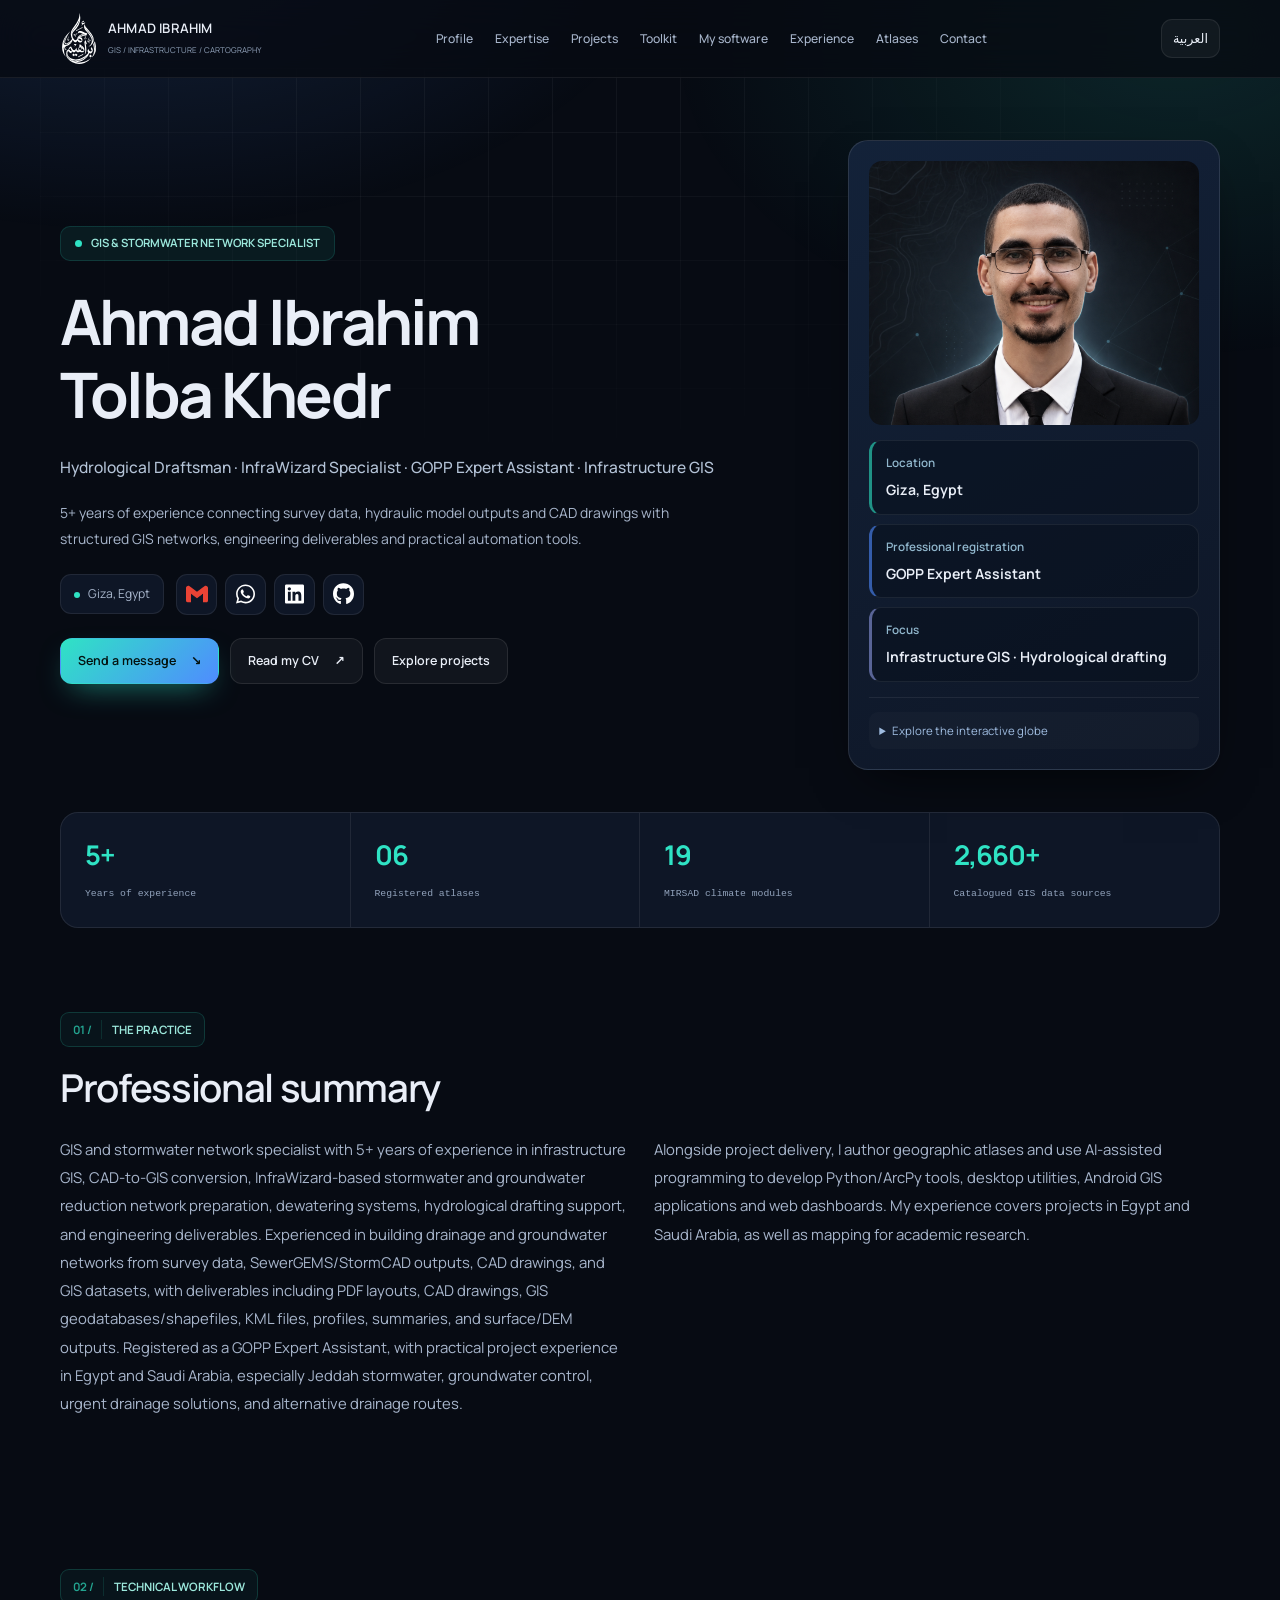
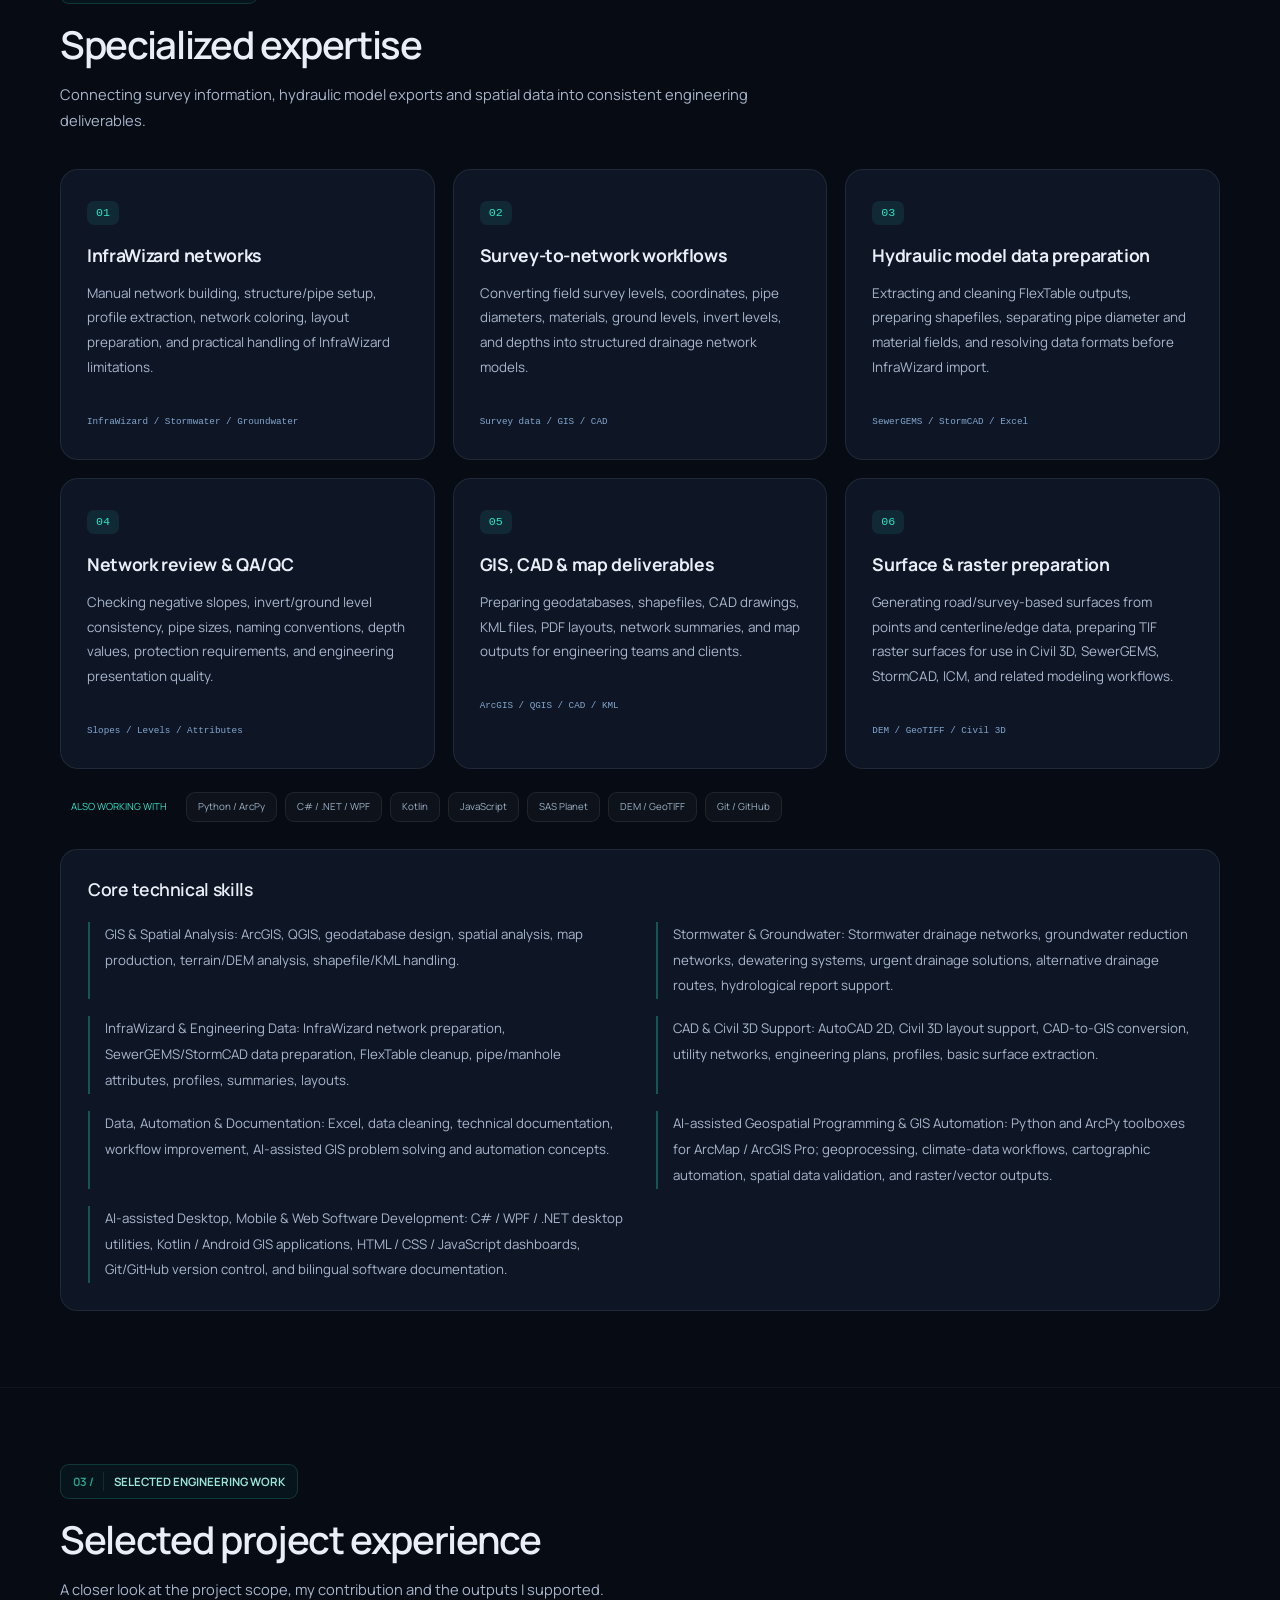
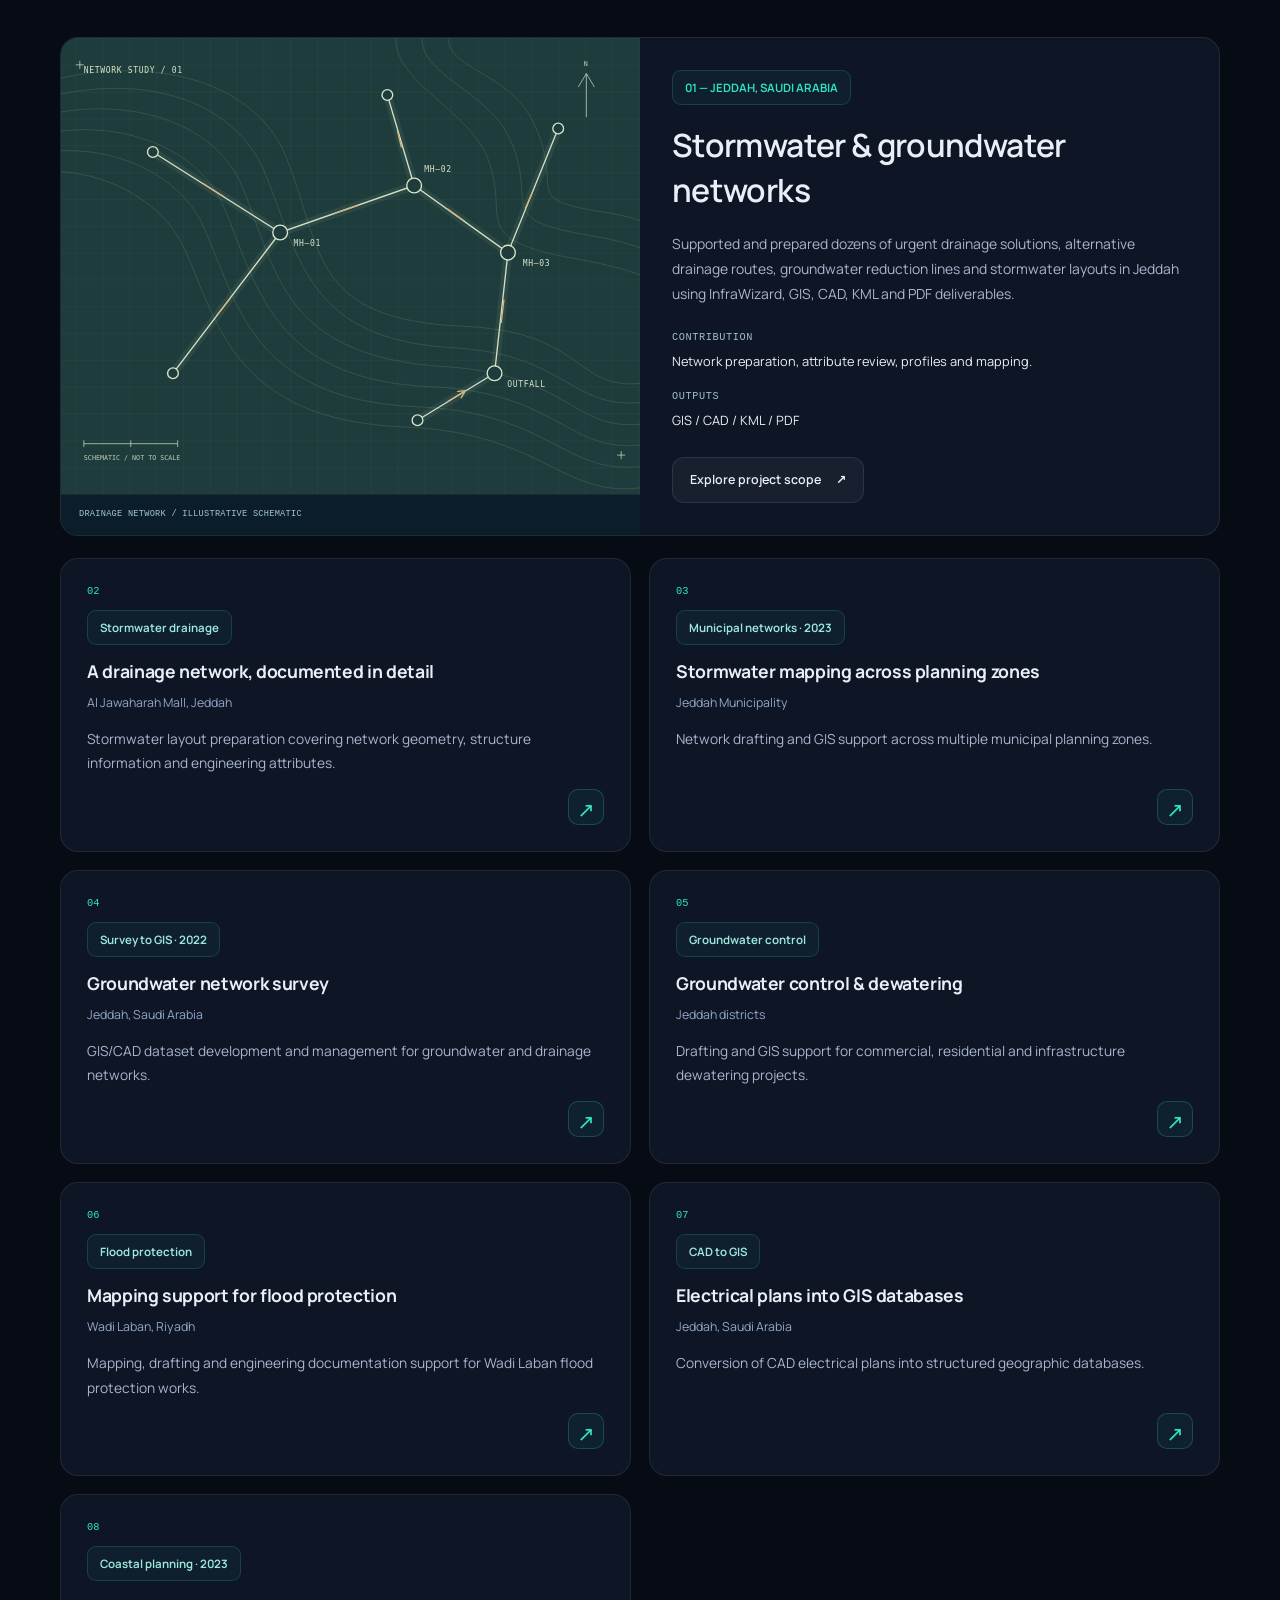
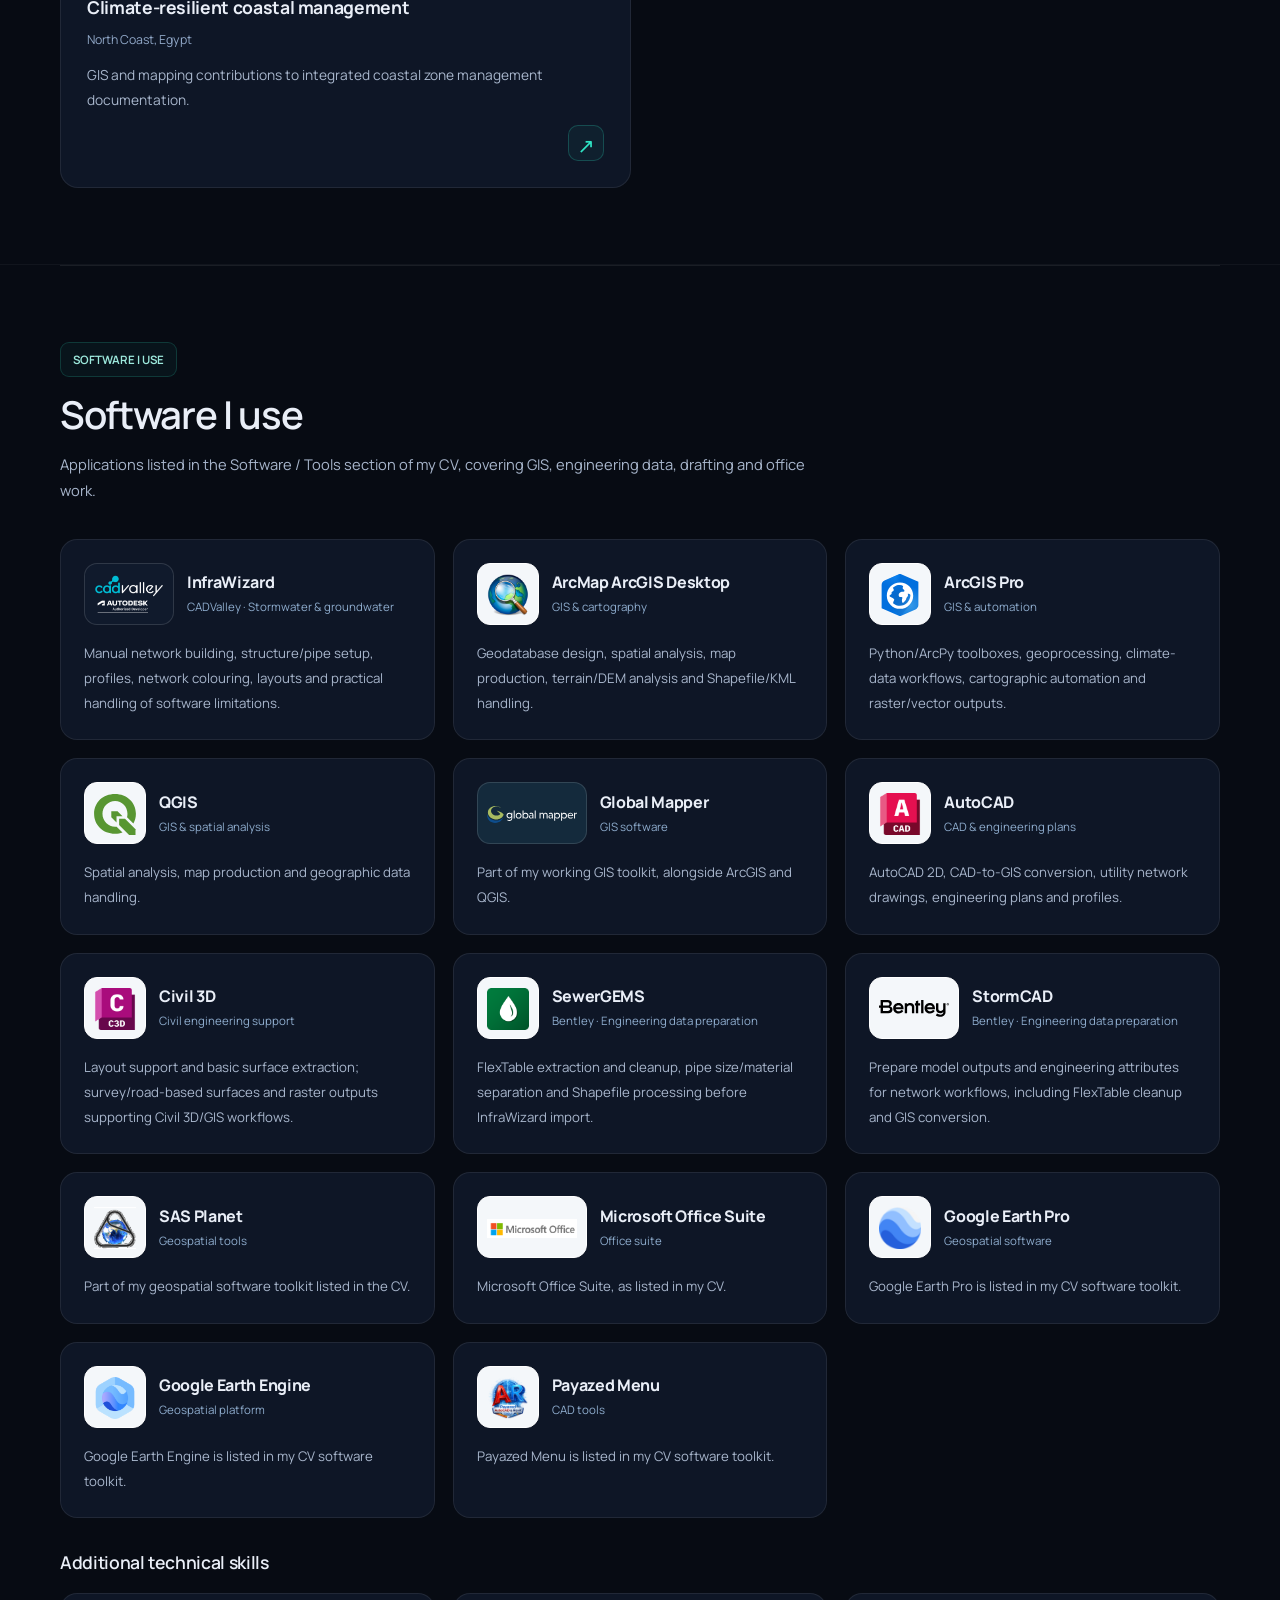
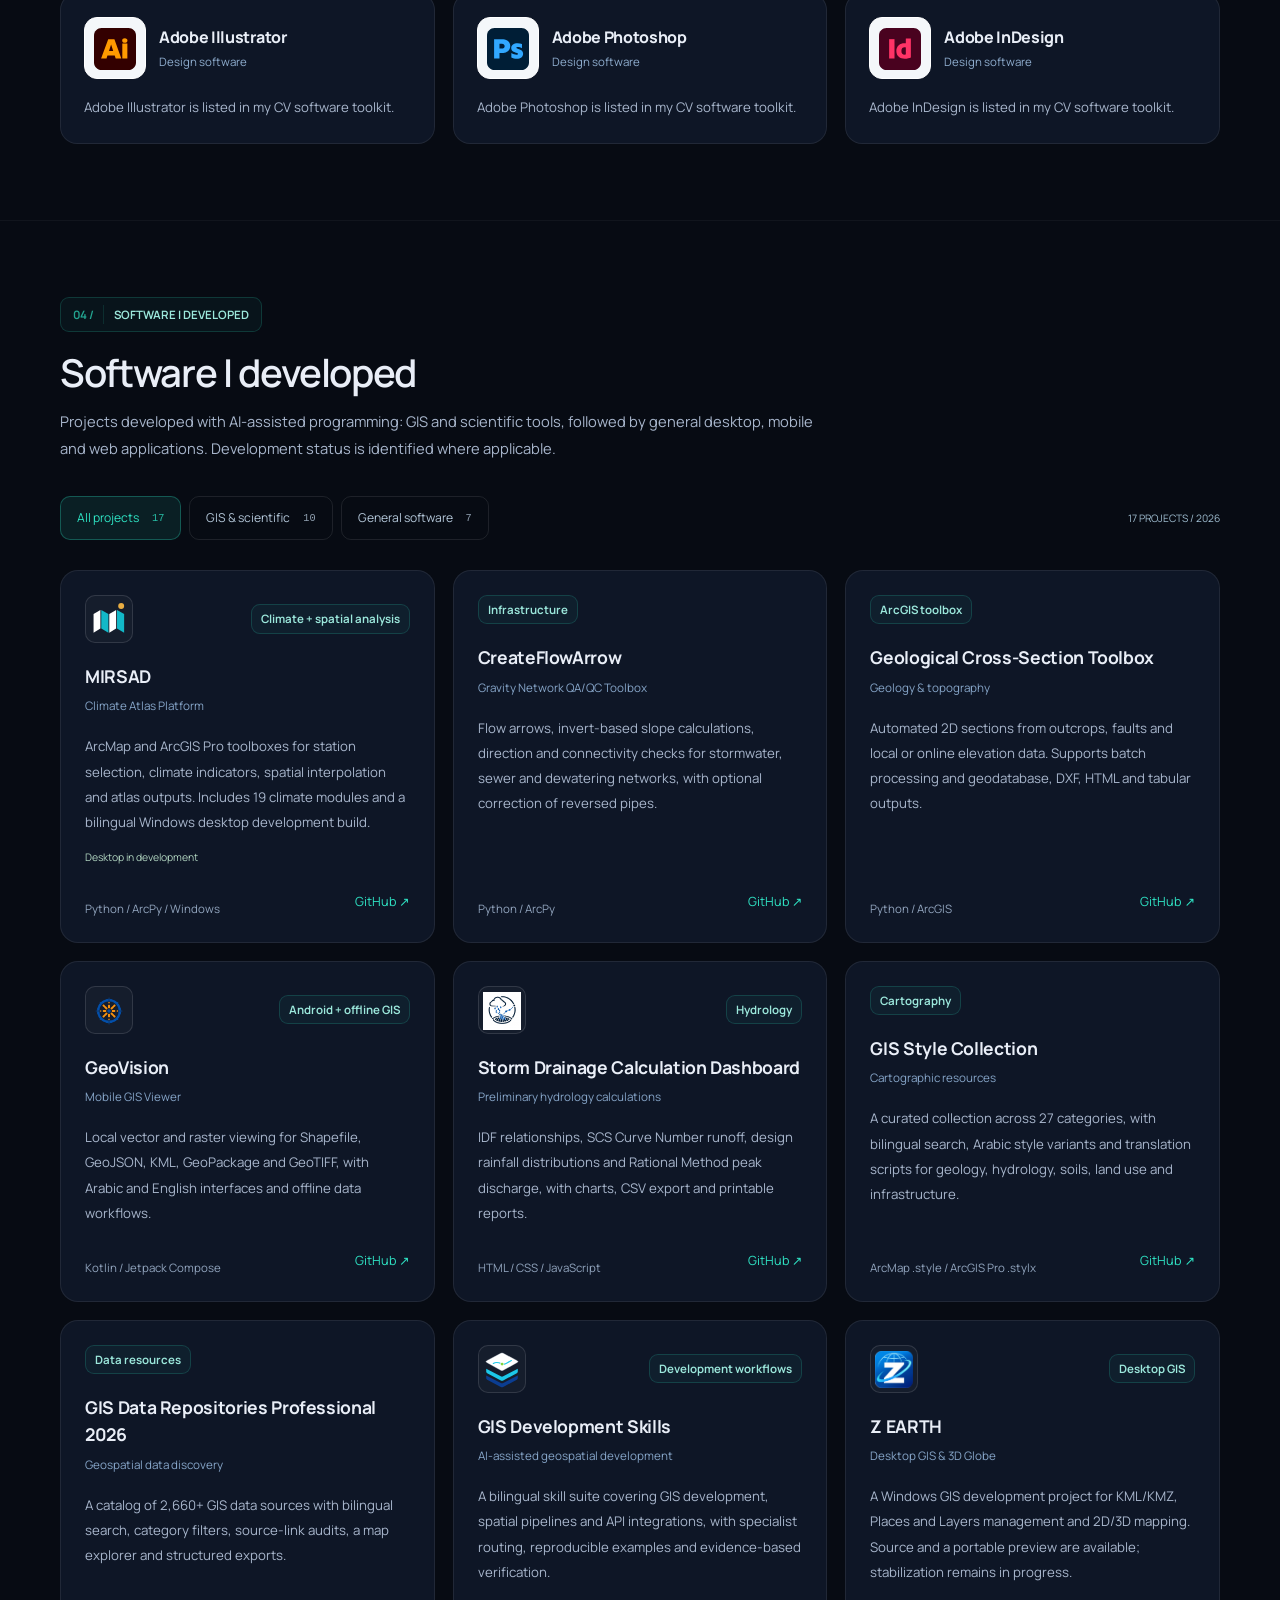
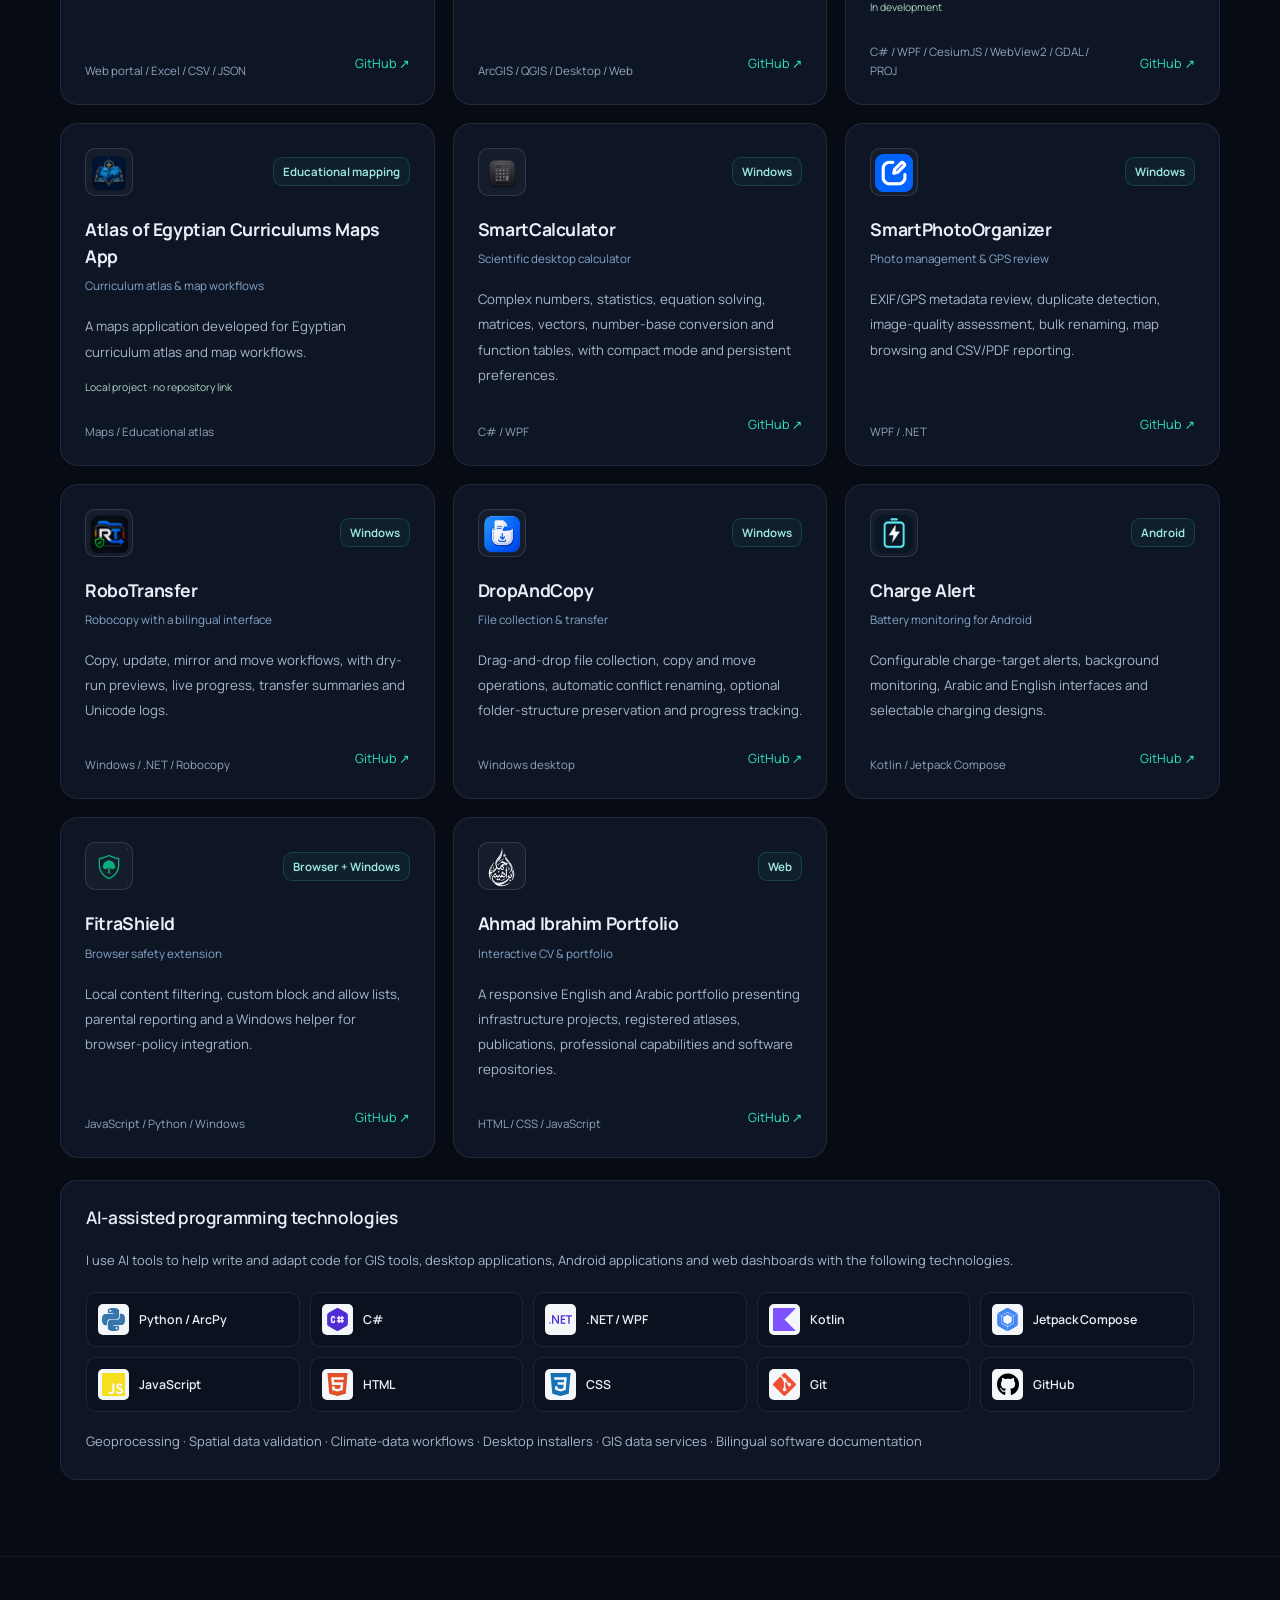
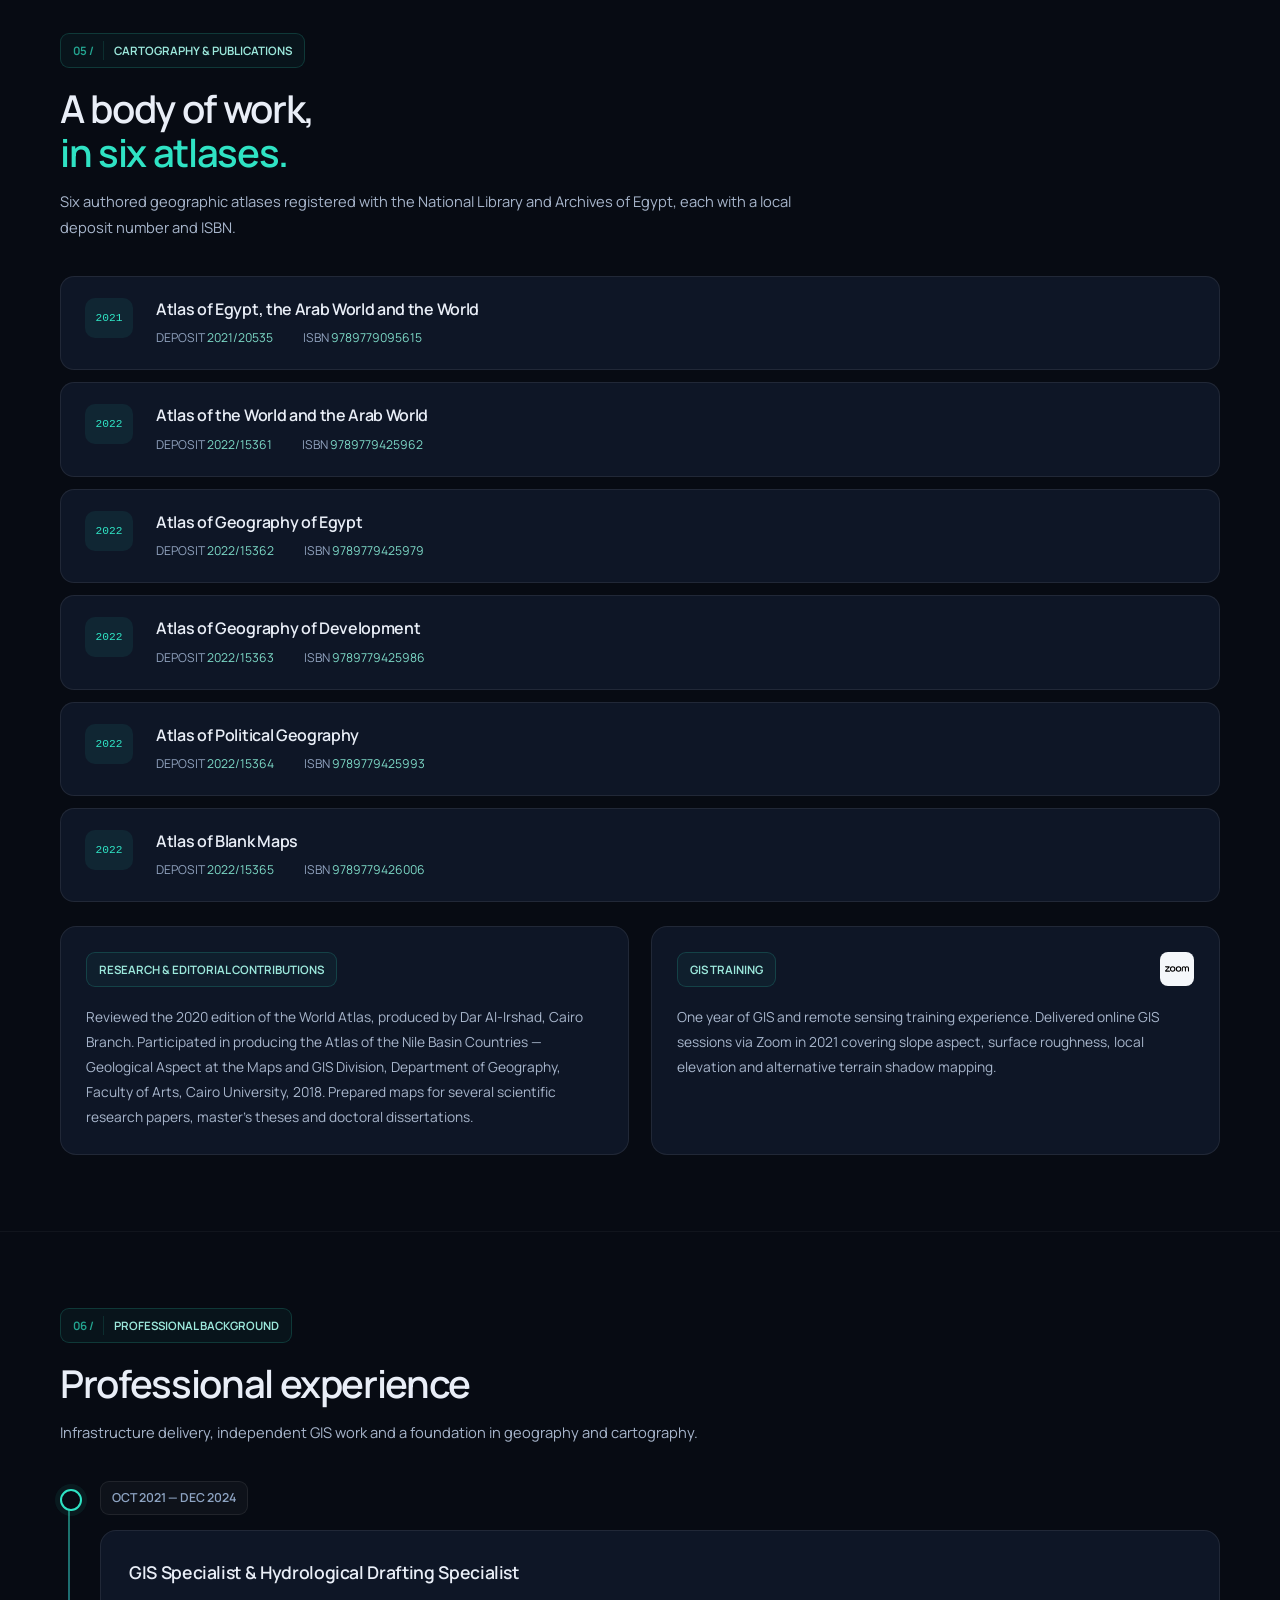
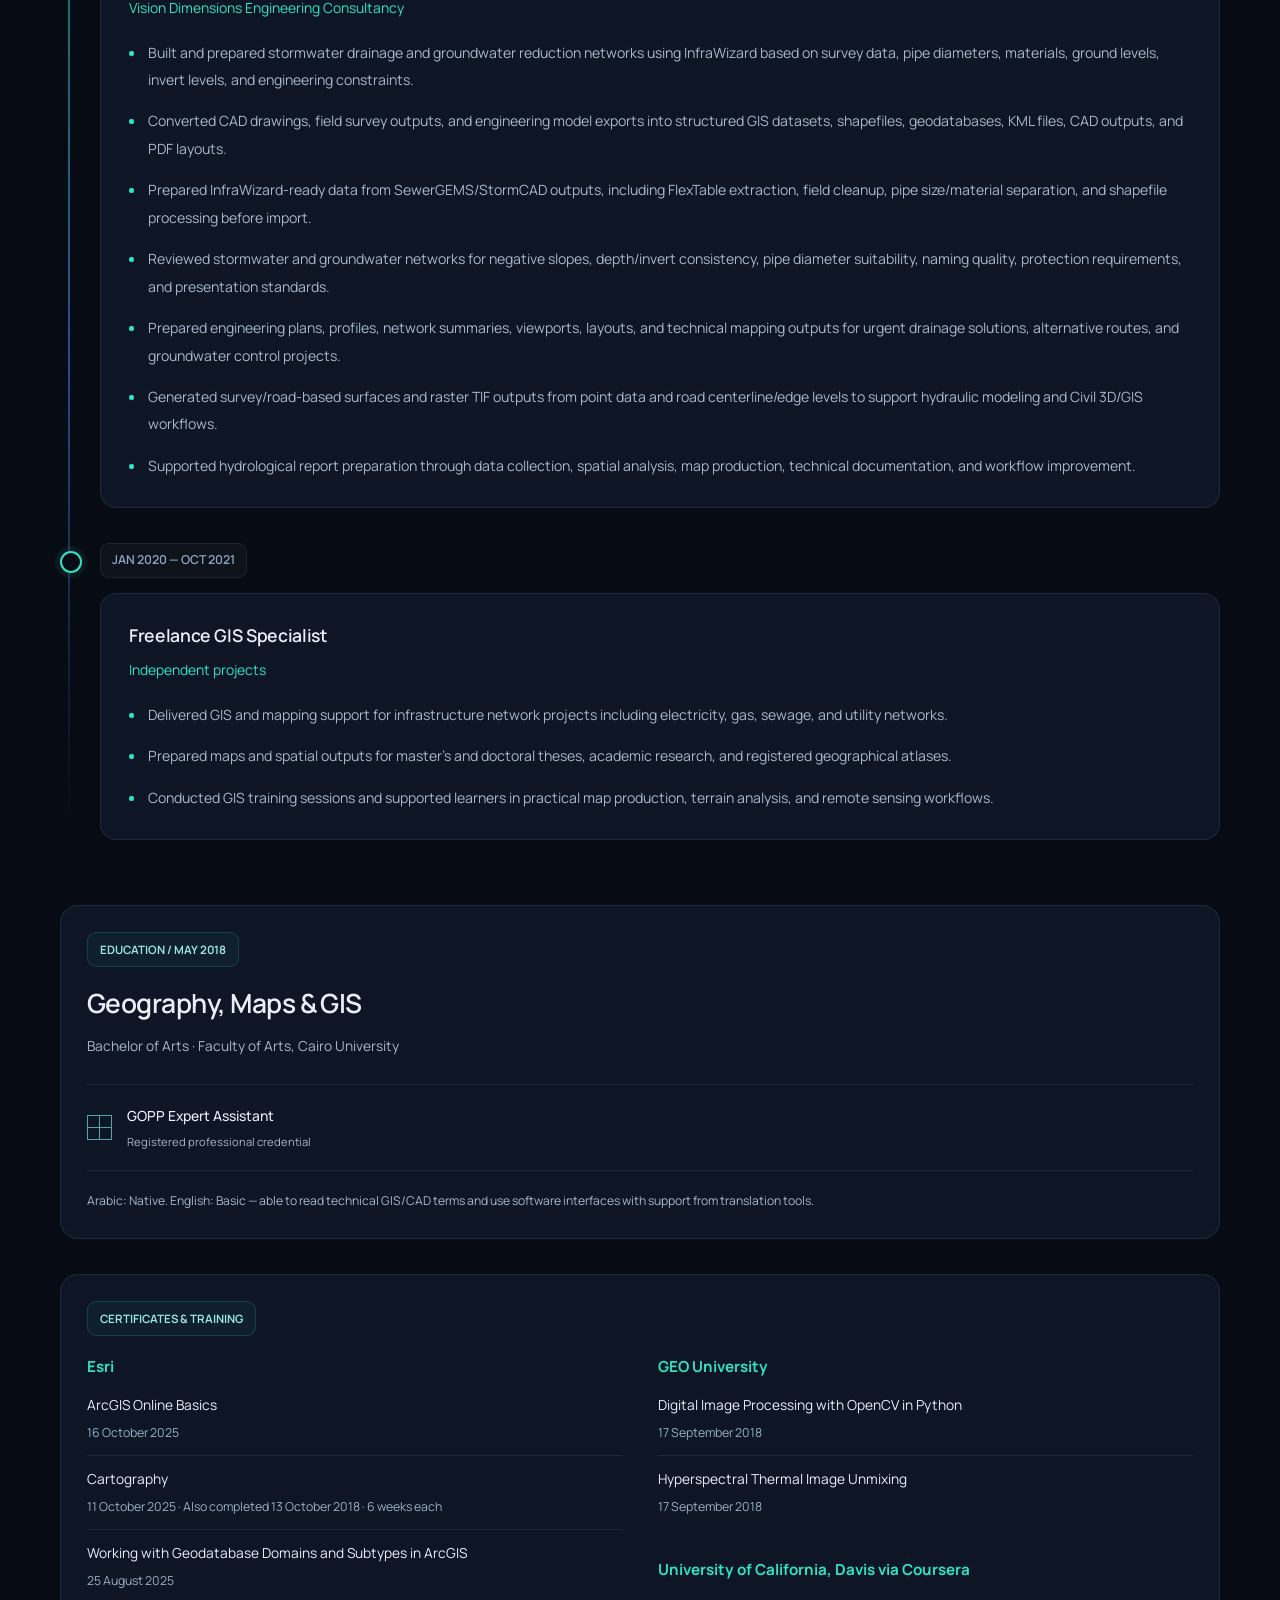
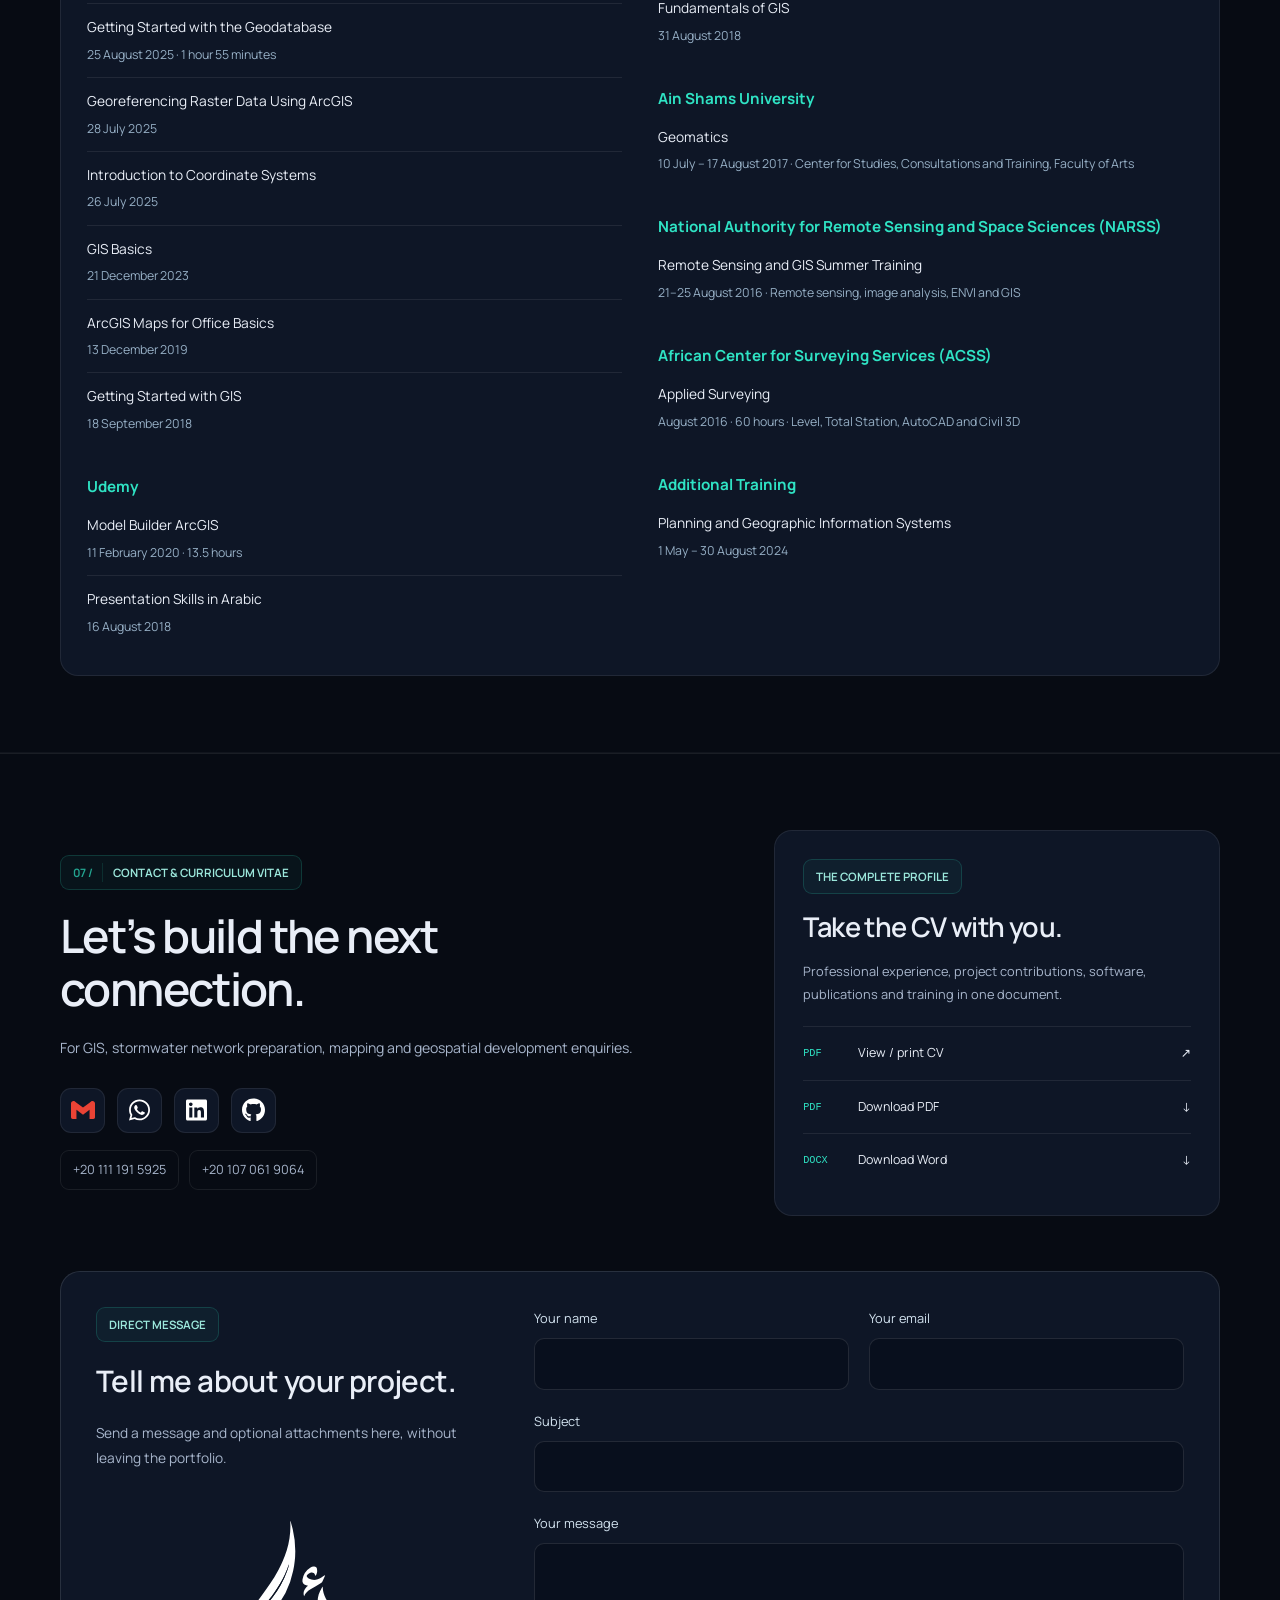
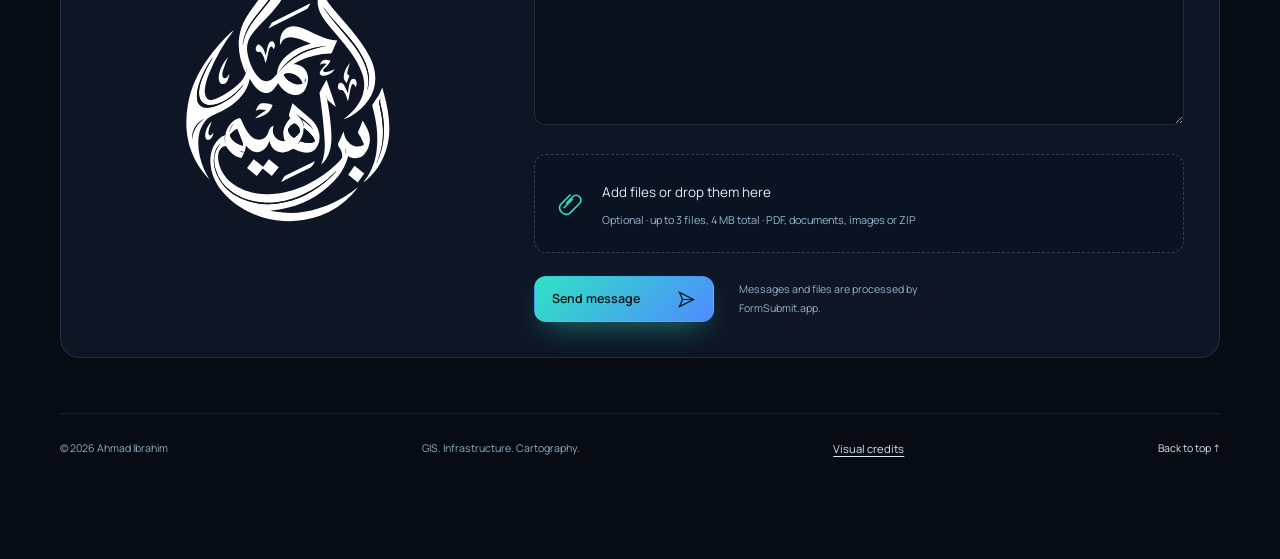
<file: index.html>
<!doctype html>
<html lang="en" dir="ltr">
<head>
<meta charset="utf-8">
<meta name="viewport" content="width=device-width, initial-scale=1">
<title>Ahmad Ibrahim — GIS, Stormwater &amp; Geospatial Development</title>
<meta name="description" content="The professional portfolio of Ahmad Ibrahim: infrastructure GIS, stormwater networks, hydrological drafting, geospatial software and six registered geographic atlases. Egypt and Saudi Arabia.">
<meta name="author" content="Ahmad Ibrahim">
<meta name="theme-color" content="#070b13">
<link rel="canonical" href="https://ahmadibrahim4geo.github.io/ahmadibrahim4geo/">
<meta property="og:title" content="Ahmad Ibrahim — GIS, Stormwater &amp; Geospatial Development">
<meta property="og:description" content="From survey data to infrastructure networks, geographic atlases and GIS software. Explore the work of Ahmad Ibrahim.">
<meta property="og:type" content="website">
<meta property="og:url" content="https://ahmadibrahim4geo.github.io/ahmadibrahim4geo/">
<meta property="og:image" content="https://ahmadibrahim4geo.github.io/ahmadibrahim4geo/assets/ahmad-ibrahim.png">
<link rel="icon" href="assets/favicon.svg" type="image/svg+xml">
<link rel="preconnect" href="https://fonts.googleapis.com">
<link rel="preconnect" href="https://fonts.gstatic.com" crossorigin>
<link href="https://fonts.googleapis.com/css2?family=Cairo:wght@400;500;600;700;800&amp;family=Manrope:wght@400;500;600;700;800&amp;display=swap" rel="stylesheet">
<link rel="stylesheet" href="styles.css?v=dark-gis-2">
<script>try{const l=localStorage.getItem('portfolio-lang');document.documentElement.lang=l==='ar'?'ar':'en';document.documentElement.dir=l==='ar'?'rtl':'ltr';}catch{}</script><script src="portfolio-data.js?v=cv-workspace-4" defer></script><script src="app.js?v=curriculum-atlas-logo-2026-6" defer></script>
<script type="application/ld+json">{"@context":"https://schema.org","@type":"Person","name":"Ahmad Ibrahim","alternateName":"Ahmad Ibrahim Tolba Khedr","jobTitle":"GIS & Stormwater Network Specialist | Hydrological Draftsman","url":"https://ahmadibrahim4geo.github.io/ahmadibrahim4geo/","email":"mailto:ahmadibrahim.geo@gmail.com","address":{"@type":"PostalAddress","addressLocality":"Giza","addressCountry":"Egypt"},"sameAs":["https://github.com/ahmadibrahim4geo","https://linkedin.com/in/ahmadibrahim4geo"],"knowsAbout":["Infrastructure GIS","Stormwater networks","Hydrological drafting","InfraWizard","ArcGIS","CAD-to-GIS","Cartography","Geospatial software development"]}</script>
<script src="site-effects.js?v=reference-1" defer></script><script src="contact-config.js?v=dark-gis-3" defer></script><script src="contact.js?v=dark-gis-3" defer></script>
<link rel="stylesheet" href="atlas-theme.css?v=cv-workspace-4">
<link rel="stylesheet" href="portfolio-refinements.css?v=official-logos-2026-5">
<script src="assets/vendor/d3.v7.min.js" defer></script><script src="globe.js?v=atlas-1" defer></script>
</head>
<body>
<a class="skip-link" href="#main"><span data-en="Skip to content" data-ar="انتقل إلى المحتوى">Skip to content</span></a><header class="site-header"><a class="brand" href="#home" aria-label="Ahmad Ibrahim — home"><img class="signature" src="assets/ahmad-signature-vector.svg" alt="" width="302" height="439"><span>AHMAD IBRAHIM<small data-en="GIS / INFRASTRUCTURE / CARTOGRAPHY" data-ar="نظم المعلومات الجغرافية / البنية التحتية / الخرائط">GIS / INFRASTRUCTURE / CARTOGRAPHY</small></span></a><nav id="primary-nav" aria-label="Primary navigation"><a href="#about"><span data-en="Profile" data-ar="نبذة">Profile</span></a><a href="#expertise"><span data-en="Expertise" data-ar="التخصصات">Expertise</span></a><a href="#projects"><span data-en="Projects" data-ar="المشاريع">Projects</span></a><a href="#software-workspace"><span data-en="Toolkit" data-ar="أدوات العمل">Toolkit</span></a><a href="#tools-2026"><span data-en="My software" data-ar="برمجياتي">My software</span></a><a href="#experience"><span data-en="Experience" data-ar="الخبرات">Experience</span></a><a href="#publications"><span data-en="Atlases" data-ar="الأطالس">Atlases</span></a><a href="#contact"><span data-en="Contact" data-ar="تواصل">Contact</span></a></nav><div class="header-actions">
<button id="language-toggle" class="language-toggle" type="button" aria-label="Switch to Arabic" lang="ar">العربية</button><a class="header-contact" href="#contact"><span data-en="Get in touch" data-ar="للتواصل">Get in touch</span><span aria-hidden="true">↗</span></a><button id="menu-toggle" class="menu-toggle" type="button" aria-label="Open navigation" aria-expanded="false" aria-controls="primary-nav"><span></span><span></span></button>
</div>
<div class="scroll-progress" aria-hidden="true"></div></header><main id="main"><section id="home" class="hero wrap" aria-labelledby="hero-title"><div class="hero-copy">
<p class="eyebrow" data-en="GIS &amp; STORMWATER NETWORK SPECIALIST" data-ar="أخصائي GIS وشبكات تصريف الأمطار">GIS &amp; STORMWATER NETWORK SPECIALIST</p>
<h1 id="hero-title">
<span data-en="Ahmad Ibrahim" data-ar="أحمد إبراهيم">Ahmad Ibrahim</span><br><span data-en="Tolba Khedr" data-ar="طلبة خضر" class="surname">Tolba Khedr</span>
</h1>
<p data-en="Hydrological Draftsman · InfraWizard Specialist · GOPP Expert Assistant · Infrastructure GIS" data-ar="رسام هيدرولوجي · متخصص InfraWizard · مساعد خبير بالهيئة العامة للتخطيط العمراني · GIS للبنية التحتية" class="hero-role">Hydrological Draftsman · InfraWizard Specialist · GOPP Expert Assistant · Infrastructure GIS</p>
<p data-en="5+ years of experience connecting survey data, hydraulic model outputs and CAD drawings with structured GIS networks, engineering deliverables and practical automation tools." data-ar="خبرة تتجاوز 5 سنوات في ربط البيانات المساحية ومخرجات النماذج الهيدروليكية ورسومات CAD بشبكات GIS منظمة وتسليمات هندسية وأدوات أتمتة عملية." class="hero-intro">5+ years of experience connecting survey data, hydraulic model outputs and CAD drawings with structured GIS networks, engineering deliverables and practical automation tools.</p>
<div class="hero-quick-links">
<span data-en="Giza, Egypt" data-ar="الجيزة، مصر" class="location-chip">Giza, Egypt</span><div class="hero-social-links">
<a href="mailto:ahmadibrahim.geo@gmail.com" aria-label="Email Ahmad Ibrahim" title="Email Ahmad Ibrahim"><img class="social-brand-icon gmail-mark" src="assets/brands/gmail.svg" alt="" width="24" height="24"></a><a href="https://wa.me/201111915925" aria-label="WhatsApp" title="WhatsApp" target="_blank" rel="noopener noreferrer"><img class="social-brand-icon whatsapp-mark" src="assets/brands/whatsapp.svg" alt="" width="24" height="24"></a><a href="https://www.linkedin.com/in/ahmadibrahim4geo" aria-label="LinkedIn profile" title="LinkedIn profile" target="_blank" rel="noopener noreferrer"><img class="social-brand-icon linkedin-mark" src="assets/brands/linkedin.svg" alt="" width="24" height="24"></a><a href="https://github.com/ahmadibrahim4geo" aria-label="GitHub profile" title="GitHub profile" target="_blank" rel="noopener noreferrer"><img class="social-brand-icon github-mark" src="assets/brands/github.svg" alt="" width="24" height="24"></a>
</div>
</div>
<div class="hero-actions">
<a class="button solid" href="#contact"><span data-en="Send a message" data-ar="أرسل رسالة">Send a message</span><span aria-hidden="true">↘</span></a><a class="text-link" href="assets/Ahmad_Ibrahim_CV_Final_Improved.pdf?v=6c3df8c0cb" target="_blank" rel="noopener" type="application/pdf"><span data-en="Read my CV" data-ar="عرض سيرتي الذاتية">Read my CV</span><span aria-hidden="true">↗</span></a>
<a href="#projects" class="button secondary"><span data-en="Explore projects" data-ar="استكشف المشاريع">Explore projects</span></a>
</div>
</div>
<div class="profile-card">
<img class="portrait" src="assets/ahmad-ibrahim.png" alt="Ahmad Ibrahim" width="1122" height="1402" fetchpriority="high"><div class="profile-details"><div class="profile-info location-info"><span class="profile-label" data-en="Location" data-ar="مقر الإقامة">Location</span><strong data-en="Giza, Egypt" data-ar="الجيزة، مصر">Giza, Egypt</strong></div><div class="profile-info credential-info"><span class="profile-label" data-en="Professional registration" data-ar="الاعتماد المهني">Professional registration</span><strong data-en="GOPP Expert Assistant" data-ar="مساعد خبير بالهيئة العامة للتخطيط العمراني">GOPP Expert Assistant</strong></div><div class="profile-info specialty-info"><span class="profile-label" data-en="Focus" data-ar="مجال العمل">Focus</span><strong data-en="Infrastructure GIS · Hydrological drafting" data-ar="GIS للبنية التحتية · الرسم الهيدرولوجي">Infrastructure GIS · Hydrological drafting</strong></div></div>
<details class="globe-explorer"><summary><span data-en="Explore the interactive globe" data-ar="استكشف الكرة الأرضية التفاعلية">Explore the interactive globe</span></summary><div class="hero-visual globe-scene">
  <div class="globe-overline">
<span data-en="A GEOGRAPHIC PERSPECTIVE" data-ar="رؤية جغرافية">A GEOGRAPHIC PERSPECTIVE</span><span>01 / AI</span>
</div>
  <div class="globe-stage">
<img class="globe-fallback" src="assets/maps/globe.svg" width="700" height="700" alt="Orthographic world map centred on Egypt and Saudi Arabia"><canvas id="portfolio-globe" width="700" height="700" tabindex="0" role="img" aria-label="Interactive world globe. Drag or use arrow keys to rotate."></canvas><span class="globe-axis axis-north" aria-hidden="true">N</span><span class="globe-axis axis-east" aria-hidden="true">E</span>
</div>
  <div class="globe-controls">
<span data-en="Drag to explore" data-ar="اسحب لاستكشاف الكرة الأرضية">Drag to explore</span><button id="motion-toggle" type="button" aria-pressed="false" aria-label="Pause rotation"><svg viewbox="0 0 24 24" aria-hidden="true"><path d="M9 5v14M15 5v14"></path></svg></button><button id="globe-reset" type="button" aria-label="Reset globe view"><svg viewbox="0 0 24 24" aria-hidden="true"><path d="M4 10a8 8 0 1 1 0 6M4 4v6h6"></path></svg></button>
</div>
  </div></details>
</div>
</section><div class="facts-strip"><div class="wrap facts-grid">
<div>
<strong dir="ltr">5+</strong><span data-en="Years of experience" data-ar="سنوات من الخبرة">Years of experience</span>
</div>
<div>
<strong dir="ltr">06</strong><span data-en="Registered atlases" data-ar="أطالس مسجلة">Registered atlases</span>
</div>
<div>
<strong dir="ltr">19</strong><span data-en="MIRSAD climate modules" data-ar="حزمة مناخية في MIRSAD">MIRSAD climate modules</span>
</div>
<div>
<strong dir="ltr">2,660+</strong><span data-en="Catalogued GIS data sources" data-ar="مصدر بيانات GIS في الدليل">Catalogued GIS data sources</span>
</div>
</div></div>
<section id="about" class="wrap section about-section"><div class="section-index">
<span>01 /</span><span data-en="THE PRACTICE" data-ar="مجالات العمل">THE PRACTICE</span>
</div>
<div class="about-main">
<h2 data-en="Professional summary" data-ar="نبذة مهنية">Professional summary</h2>
<div class="about-columns">
<p data-en="GIS and stormwater network specialist with 5+ years of experience in infrastructure GIS, CAD-to-GIS conversion, InfraWizard-based stormwater and groundwater reduction network preparation, dewatering systems, hydrological drafting support, and engineering deliverables. Experienced in building drainage and groundwater networks from survey data, SewerGEMS/StormCAD outputs, CAD drawings, and GIS datasets, with deliverables including PDF layouts, CAD drawings, GIS geodatabases/shapefiles, KML files, profiles, summaries, and surface/DEM outputs. Registered as a GOPP Expert Assistant, with practical project experience in Egypt and Saudi Arabia, especially Jeddah stormwater, groundwater control, urgent drainage solutions, and alternative drainage routes." data-ar="أخصائي نظم معلومات جغرافية وشبكات تصريف الأمطار بخبرة تتجاوز 5 سنوات في GIS للبنية التحتية وتحويل CAD إلى GIS وإعداد شبكات الأمطار وخفض المياه الجوفية باستخدام InfraWizard وأنظمة النزح ودعم الرسم الهيدرولوجي والتسليمات الهندسية. لدي خبرة في بناء شبكات التصريف والمياه الجوفية من البيانات المساحية ومخرجات SewerGEMS وStormCAD ورسومات CAD وبيانات GIS، مع تسليمات تشمل لوحات PDF ورسومات CAD وقواعد البيانات الجغرافية وShapefile وKML والقطاعات والملخصات ومخرجات الأسطح وDEM. مسجل بصفة مساعد خبير بالهيئة العامة للتخطيط العمراني، مع خبرة عملية في مصر والسعودية، وخاصة تصريف الأمطار والتحكم في المياه الجوفية والحلول العاجلة والمسارات البديلة للتصريف في جدة.">GIS and stormwater network specialist with 5+ years of experience in infrastructure GIS, CAD-to-GIS conversion, InfraWizard-based stormwater and groundwater reduction network preparation, dewatering systems, hydrological drafting support, and engineering deliverables. Experienced in building drainage and groundwater networks from survey data, SewerGEMS/StormCAD outputs, CAD drawings, and GIS datasets, with deliverables including PDF layouts, CAD drawings, GIS geodatabases/shapefiles, KML files, profiles, summaries, and surface/DEM outputs. Registered as a GOPP Expert Assistant, with practical project experience in Egypt and Saudi Arabia, especially Jeddah stormwater, groundwater control, urgent drainage solutions, and alternative drainage routes.</p>
<p data-en="Alongside project delivery, I author geographic atlases and use AI-assisted programming to develop Python/ArcPy tools, desktop utilities, Android GIS applications and web dashboards. My experience covers projects in Egypt and Saudi Arabia, as well as mapping for academic research." data-ar="إلى جانب تسليمات المشاريع، أؤلف الأطالس الجغرافية وأستخدم البرمجة بمساعدة الذكاء الاصطناعي لتطوير أدوات Python وArcPy وبرامج سطح المكتب وتطبيقات GIS لأندرويد ولوحات الويب. تشمل خبرتي مشاريع في مصر والسعودية وإعداد خرائط للأبحاث العلمية.">Alongside project delivery, I author geographic atlases and use AI-assisted programming to develop Python/ArcPy tools, desktop utilities, Android GIS applications and web dashboards. My experience covers projects in Egypt and Saudi Arabia, as well as mapping for academic research.</p>
</div>
</div></section><section id="expertise" class="wrap section method-section"><span id="services" class="anchor-alias"></span><div class="section-heading">
<div>
<div class="section-index">
<span>02 /</span><span data-en="TECHNICAL WORKFLOW" data-ar="سير العمل الفني">TECHNICAL WORKFLOW</span>
</div>
<h2 data-en="Specialized expertise" data-ar="مجالات التخصص">Specialized expertise</h2>
</div>
<p data-en="Connecting survey information, hydraulic model exports and spatial data into consistent engineering deliverables." data-ar="ربط المعلومات المساحية ومخرجات النماذج الهيدروليكية والبيانات المكانية بمخرجات هندسية متسقة.">Connecting survey information, hydraulic model exports and spatial data into consistent engineering deliverables.</p>
</div>
<div class="workflow expertise-grid">
<article><span class="step-number">01</span><h3 data-en="InfraWizard networks" data-ar="شبكات InfraWizard">InfraWizard networks</h3>
<p data-en="Manual network building, structure/pipe setup, profile extraction, network coloring, layout preparation, and practical handling of InfraWizard limitations." data-ar="بناء الشبكات يدويًا وإعداد المنشآت والمواسير واستخراج القطاعات وتلوين الشبكات وإعداد اللوحات والتعامل العملي مع قيود InfraWizard.">Manual network building, structure/pipe setup, profile extraction, network coloring, layout preparation, and practical handling of InfraWizard limitations.</p>
<small>InfraWizard / Stormwater / Groundwater</small></article><article><span class="step-number">02</span><h3 data-en="Survey-to-network workflows" data-ar="من الرفع المساحي إلى الشبكة">Survey-to-network workflows</h3>
<p data-en="Converting field survey levels, coordinates, pipe diameters, materials, ground levels, invert levels, and depths into structured drainage network models." data-ar="تحويل مناسيب الرفع المساحي والإحداثيات وأقطار المواسير وخاماتها ومناسيب الأرض والقاع والأعماق إلى نماذج شبكات تصريف منظمة.">Converting field survey levels, coordinates, pipe diameters, materials, ground levels, invert levels, and depths into structured drainage network models.</p>
<small>Survey data / GIS / CAD</small></article><article><span class="step-number">03</span><h3 data-en="Hydraulic model data preparation" data-ar="تجهيز بيانات النماذج الهيدروليكية">Hydraulic model data preparation</h3>
<p data-en="Extracting and cleaning FlexTable outputs, preparing shapefiles, separating pipe diameter and material fields, and resolving data formats before InfraWizard import." data-ar="استخراج وتنظيف مخرجات FlexTable وتجهيز Shapefile وفصل حقول أقطار المواسير والخامات وحل مشكلات صيغ البيانات قبل الاستيراد إلى InfraWizard.">Extracting and cleaning FlexTable outputs, preparing shapefiles, separating pipe diameter and material fields, and resolving data formats before InfraWizard import.</p>
<small>SewerGEMS / StormCAD / Excel</small></article><article><span class="step-number">04</span><h3 data-en="Network review &amp; QA/QC" data-ar="مراجعة الشبكات وضبط الجودة">Network review &amp; QA/QC</h3>
<p data-en="Checking negative slopes, invert/ground level consistency, pipe sizes, naming conventions, depth values, protection requirements, and engineering presentation quality." data-ar="فحص الميول العكسية واتساق مناسيب القاع والأرض وأقطار المواسير والتسميات والأعماق ومتطلبات الحماية وجودة العرض الهندسي.">Checking negative slopes, invert/ground level consistency, pipe sizes, naming conventions, depth values, protection requirements, and engineering presentation quality.</p>
<small>Slopes / Levels / Attributes</small></article><article><span class="step-number">05</span><h3 data-en="GIS, CAD &amp; map deliverables" data-ar="تسليمات GIS وCAD والخرائط">GIS, CAD &amp; map deliverables</h3>
<p data-en="Preparing geodatabases, shapefiles, CAD drawings, KML files, PDF layouts, network summaries, and map outputs for engineering teams and clients." data-ar="إعداد قواعد البيانات الجغرافية وShapefile ورسومات CAD وملفات KML ولوحات PDF وملخصات الشبكات ومخرجات الخرائط لفرق العمل الهندسية والعملاء.">Preparing geodatabases, shapefiles, CAD drawings, KML files, PDF layouts, network summaries, and map outputs for engineering teams and clients.</p>
<small>ArcGIS / QGIS / CAD / KML</small></article><article><span class="step-number">06</span><h3 data-en="Surface &amp; raster preparation" data-ar="إعداد الأسطح والراستر">Surface &amp; raster preparation</h3>
<p data-en="Generating road/survey-based surfaces from points and centerline/edge data, preparing TIF raster surfaces for use in Civil 3D, SewerGEMS, StormCAD, ICM, and related modeling workflows." data-ar="إنتاج أسطح من بيانات الطرق والرفع المساحي باستخدام النقاط وبيانات المحاور والحواف، وتجهيز أسطح راستر TIF للاستخدام في Civil 3D وSewerGEMS وStormCAD وICM وسير عمل النمذجة المرتبط بها.">Generating road/survey-based surfaces from points and centerline/edge data, preparing TIF raster surfaces for use in Civil 3D, SewerGEMS, StormCAD, ICM, and related modeling workflows.</p>
<small>DEM / GeoTIFF / Civil 3D</small></article>
</div>
<div class="toolbelt">
<span data-en="ALSO WORKING WITH" data-ar="أدوات وصيغ إضافية">ALSO WORKING WITH</span><span>Python / ArcPy</span><span>C# / .NET / WPF</span><span>Kotlin</span><span>JavaScript</span><span>SAS Planet</span><span>DEM / GeoTIFF</span><span>Git / GitHub</span>
</div><div class="core-skills"><h3 data-en="Core technical skills" data-ar="المهارات الفنية الأساسية">Core technical skills</h3><ul><li data-en="GIS &amp; Spatial Analysis: ArcGIS, QGIS, geodatabase design, spatial analysis, map production, terrain/DEM analysis, shapefile/KML handling." data-ar="GIS والتحليل المكاني: ArcGIS وQGIS وتصميم قواعد البيانات الجغرافية والتحليل المكاني وإنتاج الخرائط وتحليل التضاريس وDEM والتعامل مع Shapefile وKML.">GIS &amp; Spatial Analysis: ArcGIS, QGIS, geodatabase design, spatial analysis, map production, terrain/DEM analysis, shapefile/KML handling.</li><li data-en="Stormwater &amp; Groundwater: Stormwater drainage networks, groundwater reduction networks, dewatering systems, urgent drainage solutions, alternative drainage routes, hydrological report support." data-ar="الأمطار والمياه الجوفية: شبكات تصريف مياه الأمطار وشبكات خفض المياه الجوفية وأنظمة النزح والحلول العاجلة للتصريف والمسارات البديلة ودعم التقارير الهيدرولوجية.">Stormwater &amp; Groundwater: Stormwater drainage networks, groundwater reduction networks, dewatering systems, urgent drainage solutions, alternative drainage routes, hydrological report support.</li><li data-en="InfraWizard &amp; Engineering Data: InfraWizard network preparation, SewerGEMS/StormCAD data preparation, FlexTable cleanup, pipe/manhole attributes, profiles, summaries, layouts." data-ar="InfraWizard والبيانات الهندسية: إعداد الشبكات وتجهيز بيانات SewerGEMS وStormCAD وتنظيف FlexTable وخصائص المواسير والمطابق والقطاعات والملخصات واللوحات.">InfraWizard &amp; Engineering Data: InfraWizard network preparation, SewerGEMS/StormCAD data preparation, FlexTable cleanup, pipe/manhole attributes, profiles, summaries, layouts.</li><li data-en="CAD &amp; Civil 3D Support: AutoCAD 2D, Civil 3D layout support, CAD-to-GIS conversion, utility networks, engineering plans, profiles, basic surface extraction." data-ar="دعم CAD وCivil 3D: AutoCAD ثنائي الأبعاد ودعم لوحات Civil 3D وتحويل CAD إلى GIS وشبكات المرافق والمخططات والقطاعات الهندسية واستخراج الأسطح الأساسية.">CAD &amp; Civil 3D Support: AutoCAD 2D, Civil 3D layout support, CAD-to-GIS conversion, utility networks, engineering plans, profiles, basic surface extraction.</li><li data-en="Data, Automation &amp; Documentation: Excel, data cleaning, technical documentation, workflow improvement, AI-assisted GIS problem solving and automation concepts." data-ar="البيانات والأتمتة والتوثيق: Excel وتنظيف البيانات والتوثيق الفني وتحسين سير العمل وحل مشكلات GIS بمساعدة الذكاء الاصطناعي ومفاهيم الأتمتة.">Data, Automation &amp; Documentation: Excel, data cleaning, technical documentation, workflow improvement, AI-assisted GIS problem solving and automation concepts.</li><li data-en="AI-assisted Geospatial Programming &amp; GIS Automation: Python and ArcPy toolboxes for ArcMap / ArcGIS Pro; geoprocessing, climate-data workflows, cartographic automation, spatial data validation, and raster/vector outputs." data-ar="البرمجة الجغرافية وأتمتة GIS بمساعدة الذكاء الاصطناعي: صناديق أدوات Python وArcPy لـArcMap وArcGIS Pro والمعالجة الجغرافية وسير عمل البيانات المناخية وأتمتة الخرائط والتحقق من البيانات المكانية ومخرجات الراستر والمتجهات.">AI-assisted Geospatial Programming &amp; GIS Automation: Python and ArcPy toolboxes for ArcMap / ArcGIS Pro; geoprocessing, climate-data workflows, cartographic automation, spatial data validation, and raster/vector outputs.</li><li data-en="AI-assisted Desktop, Mobile &amp; Web Software Development: C# / WPF / .NET desktop utilities, Kotlin / Android GIS applications, HTML / CSS / JavaScript dashboards, Git/GitHub version control, and bilingual software documentation." data-ar="تطوير برمجيات سطح المكتب والهاتف والويب بمساعدة الذكاء الاصطناعي: أدوات C# وWPF و.NET وتطبيقات GIS لأندرويد باستخدام Kotlin ولوحات HTML وCSS وJavaScript وإدارة الإصدارات باستخدام Git وGitHub والتوثيق البرمجي ثنائي اللغة.">AI-assisted Desktop, Mobile &amp; Web Software Development: C# / WPF / .NET desktop utilities, Kotlin / Android GIS applications, HTML / CSS / JavaScript dashboards, Git/GitHub version control, and bilingual software documentation.</li></ul></div></section><section id="projects" class="section work-section"><div class="wrap">
<div class="section-heading">
<div>
<div class="section-index">
<span>03 /</span><span data-en="SELECTED ENGINEERING WORK" data-ar="أعمال هندسية مختارة">SELECTED ENGINEERING WORK</span>
</div>
<h2 data-en="Selected project experience" data-ar="مشاريع وخبرات مختارة">Selected project experience</h2>
</div>
<p data-en="A closer look at the project scope, my contribution and the outputs I supported." data-ar="نظرة أقرب إلى نطاق المشاريع ودوري والمخرجات التي ساهمت في إعدادها.">A closer look at the project scope, my contribution and the outputs I supported.</p>
</div>
<article class="featured-project"><figure class="network-figure"><img src="assets/network-study.svg" alt="Illustrative drainage network schematic, not a project drawing" width="900" height="680" loading="lazy"><figcaption data-en="DRAINAGE NETWORK / ILLUSTRATIVE SCHEMATIC" data-ar="شبكة تصريف / رسم تخطيطي توضيحي">DRAINAGE NETWORK / ILLUSTRATIVE SCHEMATIC</figcaption></figure><div class="featured-copy">
<p data-en="01 — JEDDAH, SAUDI ARABIA" data-ar="٠١ — جدة، المملكة العربية السعودية" class="eyebrow">01 — JEDDAH, SAUDI ARABIA</p>
<h3 data-en="Stormwater &amp; groundwater networks" data-ar="شبكات تصريف الأمطار وخفض المياه الجوفية">Stormwater &amp; groundwater networks</h3>
<p data-en="Supported and prepared dozens of urgent drainage solutions, alternative drainage routes, groundwater reduction lines and stormwater layouts in Jeddah using InfraWizard, GIS, CAD, KML and PDF deliverables." data-ar="المساهمة في دعم وإعداد عشرات الحلول العاجلة للتصريف والمسارات البديلة وخطوط خفض المياه الجوفية ومخططات مياه الأمطار في جدة باستخدام InfraWizard وGIS وCAD ومخرجات KML وPDF.">Supported and prepared dozens of urgent drainage solutions, alternative drainage routes, groundwater reduction lines and stormwater layouts in Jeddah using InfraWizard, GIS, CAD, KML and PDF deliverables.</p>
<dl class="project-mini-details">
<div>
<dt data-en="CONTRIBUTION" data-ar="المساهمة">CONTRIBUTION</dt>
<dd data-en="Network preparation, attribute review, profiles and mapping." data-ar="إعداد الشبكات ومراجعة الخصائص والقطاعات والخرائط.">Network preparation, attribute review, profiles and mapping.</dd>
</div>
<div>
<dt data-en="OUTPUTS" data-ar="المخرجات">OUTPUTS</dt>
<dd>GIS / CAD / KML / PDF</dd>
</div>
</dl>
<button class="text-link project-open" data-project="jeddah" type="button"><span data-en="Explore project scope" data-ar="استكشف نطاق المشروع">Explore project scope</span><span aria-hidden="true">↗</span></button>
</div></article><div class="project-list" id="project-list"></div>
</div></section><section id="software-workspace" class="wrap section workspace-section"><div class="section-heading"><div><span class="eyebrow" data-en="SOFTWARE I USE" data-ar="البرامج التي أستخدمها">SOFTWARE I USE</span><h2 data-en="Software I use" data-ar="البرامج التي أستخدمها">Software I use</h2></div><p data-en="Applications listed in the Software / Tools section of my CV, covering GIS, engineering data, drafting and office work." data-ar="البرامج الواردة في قسم Software / Tools بسيرتي الذاتية، وتشمل نظم المعلومات الجغرافية والبيانات الهندسية والرسم والأعمال المكتبية.">Applications listed in the Software / Tools section of my CV, covering GIS, engineering data, drafting and office work.</p></div><div class="workspace-grid">
<article class="workspace-app"><div class="workspace-app-head"><span class="app-logo-box"><img src="assets/brands/cadvalley.png" alt="" width="48" height="48" loading="lazy"></span><div><h3 dir="ltr">InfraWizard</h3><span class="app-category" data-en="CADValley · Stormwater &amp; groundwater" data-ar="CADValley · الأمطار والمياه الجوفية">CADValley · Stormwater &amp; groundwater</span></div></div><p data-en="Manual network building, structure/pipe setup, profiles, network colouring, layouts and practical handling of software limitations." data-ar="بناء الشبكات يدويًا وإعداد المنشآت والمواسير والقطاعات وتلوين الشبكات واللوحات والتعامل العملي مع قيود البرنامج.">Manual network building, structure/pipe setup, profiles, network colouring, layouts and practical handling of software limitations.</p></article>
<article class="workspace-app"><div class="workspace-app-head"><span class="app-logo-box"><img src="assets/brands/arcmap.ico" alt="" width="48" height="48" loading="lazy"></span><div><h3 dir="ltr">ArcMap ArcGIS Desktop</h3><span class="app-category" data-en="GIS &amp; cartography" data-ar="GIS والكارتوجرافيا">GIS &amp; cartography</span></div></div><p data-en="Geodatabase design, spatial analysis, map production, terrain/DEM analysis and Shapefile/KML handling." data-ar="تصميم قواعد البيانات الجغرافية والتحليل المكاني وإنتاج الخرائط وتحليل التضاريس وDEM والتعامل مع Shapefile وKML.">Geodatabase design, spatial analysis, map production, terrain/DEM analysis and Shapefile/KML handling.</p></article>
<article class="workspace-app"><div class="workspace-app-head"><span class="app-logo-box"><img src="assets/brands/arcgis-pro.svg" alt="" width="48" height="48" loading="lazy"></span><div><h3 dir="ltr">ArcGIS Pro</h3><span class="app-category" data-en="GIS &amp; automation" data-ar="GIS والأتمتة">GIS &amp; automation</span></div></div><p data-en="Python/ArcPy toolboxes, geoprocessing, climate-data workflows, cartographic automation and raster/vector outputs." data-ar="صناديق أدوات Python وArcPy والمعالجة الجغرافية والبيانات المناخية وأتمتة الخرائط ومخرجات الراستر والمتجهات.">Python/ArcPy toolboxes, geoprocessing, climate-data workflows, cartographic automation and raster/vector outputs.</p></article>
<article class="workspace-app"><div class="workspace-app-head"><span class="app-logo-box"><img src="assets/brands/qgis.svg" alt="" width="48" height="48" loading="lazy"></span><div><h3 dir="ltr">QGIS</h3><span class="app-category" data-en="GIS &amp; spatial analysis" data-ar="GIS والتحليل المكاني">GIS &amp; spatial analysis</span></div></div><p data-en="Spatial analysis, map production and geographic data handling." data-ar="التحليل المكاني وإنتاج الخرائط والتعامل مع البيانات الجغرافية.">Spatial analysis, map production and geographic data handling.</p></article>
<article class="workspace-app"><div class="workspace-app-head"><span class="app-logo-box logo-wide"><img src="assets/brands/global-mapper.svg" alt="" width="90" height="44" loading="lazy"></span><div><h3 dir="ltr">Global Mapper</h3><span data-en="GIS software" data-ar="برامج نظم المعلومات الجغرافية" class="app-category">GIS software</span></div></div><p data-en="Part of my working GIS toolkit, alongside ArcGIS and QGIS." data-ar="ضمن برامج نظم المعلومات الجغرافية التي أعمل بها، إلى جانب ArcGIS وQGIS.">Part of my working GIS toolkit, alongside ArcGIS and QGIS.</p></article>
<article class="workspace-app"><div class="workspace-app-head"><span class="app-logo-box"><img src="assets/brands/autocad.ico" alt="" width="48" height="48" loading="lazy"></span><div><h3 dir="ltr">AutoCAD</h3><span class="app-category" data-en="CAD &amp; engineering plans" data-ar="CAD والمخططات الهندسية">CAD &amp; engineering plans</span></div></div><p data-en="AutoCAD 2D, CAD-to-GIS conversion, utility network drawings, engineering plans and profiles." data-ar="AutoCAD ثنائي الأبعاد وتحويل CAD إلى GIS ورسومات شبكات المرافق والمخططات والقطاعات الهندسية.">AutoCAD 2D, CAD-to-GIS conversion, utility network drawings, engineering plans and profiles.</p></article>
<article class="workspace-app"><div class="workspace-app-head"><span class="app-logo-box"><img src="assets/brands/civil3d.ico" alt="" width="48" height="48" loading="lazy"></span><div><h3 dir="ltr">Civil 3D</h3><span class="app-category" data-en="Civil engineering support" data-ar="دعم الأعمال المدنية">Civil engineering support</span></div></div><p data-en="Layout support and basic surface extraction; survey/road-based surfaces and raster outputs supporting Civil 3D/GIS workflows." data-ar="دعم إعداد اللوحات واستخراج الأسطح الأساسية وإنتاج أسطح من بيانات الرفع والطرق ومخرجات الراستر لدعم Civil 3D وGIS.">Layout support and basic surface extraction; survey/road-based surfaces and raster outputs supporting Civil 3D/GIS workflows.</p></article>
<article class="workspace-app"><div class="workspace-app-head"><span class="app-logo-box"><img src="assets/brands/sewergems.ico" alt="" width="48" height="48" loading="lazy"></span><div><h3 dir="ltr">SewerGEMS</h3><span class="app-category" data-en="Bentley · Engineering data preparation" data-ar="Bentley · تجهيز البيانات الهندسية">Bentley · Engineering data preparation</span></div></div><p data-en="FlexTable extraction and cleanup, pipe size/material separation and Shapefile processing before InfraWizard import." data-ar="استخراج وتنظيف FlexTable وفصل المقاسات والخامات ومعالجة Shapefile قبل الاستيراد إلى InfraWizard.">FlexTable extraction and cleanup, pipe size/material separation and Shapefile processing before InfraWizard import.</p></article>
<article class="workspace-app"><div class="workspace-app-head"><span class="app-logo-box"><img src="assets/brands/bentley.svg" alt="" width="48" height="48" loading="lazy"></span><div><h3 dir="ltr">StormCAD</h3><span class="app-category" data-en="Bentley · Engineering data preparation" data-ar="Bentley · تجهيز البيانات الهندسية">Bentley · Engineering data preparation</span></div></div><p data-en="Prepare model outputs and engineering attributes for network workflows, including FlexTable cleanup and GIS conversion." data-ar="تجهيز مخرجات النماذج والخصائص الهندسية لسير عمل الشبكات، بما يشمل تنظيف FlexTable والتحويل إلى GIS.">Prepare model outputs and engineering attributes for network workflows, including FlexTable cleanup and GIS conversion.</p></article>
<article class="workspace-app"><div class="workspace-app-head"><span class="app-logo-box"><img src="assets/brands/sasplanet.png" alt="" width="48" height="48" loading="lazy"></span><div><h3 dir="ltr">SAS Planet</h3><span class="app-category" data-en="Geospatial tools" data-ar="أدوات جغرافية">Geospatial tools</span></div></div><p data-en="Part of my geospatial software toolkit listed in the CV." data-ar="ضمن مجموعة البرامج الجغرافية التي أستخدمها والمذكورة في السيرة الذاتية.">Part of my geospatial software toolkit listed in the CV.</p></article>
<article class="workspace-app"><div class="workspace-app-head"><span class="app-logo-box logo-wide"><img src="assets/brands/microsoft-office.png" alt="" width="90" height="44" loading="lazy"></span><div><h3 dir="ltr">Microsoft Office Suite</h3><span class="app-category" data-en="Office suite" data-ar="حزمة البرامج المكتبية">Office suite</span></div></div><p data-en="Microsoft Office Suite, as listed in my CV." data-ar="حزمة Microsoft Office Suite وفق قائمة البرامج في سيرتي الذاتية.">Microsoft Office Suite, as listed in my CV.</p></article>
<article class="workspace-app"><div class="workspace-app-head"><span class="app-logo-box"><img src="assets/brands/google-earth.ico" alt="" width="48" height="48" loading="lazy"></span><div><h3 dir="ltr">Google Earth Pro</h3><span data-en="Geospatial software" data-ar="برامج جغرافية" class="app-category">Geospatial software</span></div></div><p data-en="Google Earth Pro is listed in my CV software toolkit." data-ar="Google Earth Pro ضمن البرامج المذكورة في قائمة الأدوات بسيرتي الذاتية.">Google Earth Pro is listed in my CV software toolkit.</p></article>
<article class="workspace-app"><div class="workspace-app-head"><span class="app-logo-box"><img src="assets/brands/google-earth-engine-icon.png" alt="" width="48" height="48" loading="lazy"></span><div><h3 dir="ltr">Google Earth Engine</h3><span data-en="Geospatial platform" data-ar="منصة جغرافية" class="app-category">Geospatial platform</span></div></div><p data-en="Google Earth Engine is listed in my CV software toolkit." data-ar="Google Earth Engine ضمن البرامج المذكورة في قائمة الأدوات بسيرتي الذاتية.">Google Earth Engine is listed in my CV software toolkit.</p></article>
<article class="workspace-app"><div class="workspace-app-head"><span class="app-logo-box"><img src="assets/brands/payazed.png" alt="" width="48" height="48" loading="lazy"></span><div><h3 dir="ltr">Payazed Menu</h3><span data-en="CAD tools" data-ar="أدوات CAD" class="app-category">CAD tools</span></div></div><p data-en="Payazed Menu is listed in my CV software toolkit." data-ar="Payazed Menu ضمن البرامج المذكورة في قائمة الأدوات بسيرتي الذاتية.">Payazed Menu is listed in my CV software toolkit.</p></article></div><div class="additional-software"><h3 data-en="Additional technical skills" data-ar="مهارات تقنية إضافية">Additional technical skills</h3><div class="workspace-grid"><article class="workspace-app"><div class="workspace-app-head"><span class="app-logo-box"><img src="assets/brands/adobe-illustrator.svg" alt="" width="48" height="48" loading="lazy"></span><div><h3 dir="ltr">Adobe Illustrator</h3><span data-en="Design software" data-ar="برامج التصميم" class="app-category">Design software</span></div></div><p data-en="Adobe Illustrator is listed in my CV software toolkit." data-ar="Adobe Illustrator ضمن البرامج المذكورة في قائمة الأدوات بسيرتي الذاتية.">Adobe Illustrator is listed in my CV software toolkit.</p></article><article class="workspace-app"><div class="workspace-app-head"><span class="app-logo-box"><img src="assets/brands/adobe-photoshop.svg" alt="" width="48" height="48" loading="lazy"></span><div><h3 dir="ltr">Adobe Photoshop</h3><span data-en="Design software" data-ar="برامج التصميم" class="app-category">Design software</span></div></div><p data-en="Adobe Photoshop is listed in my CV software toolkit." data-ar="Adobe Photoshop ضمن البرامج المذكورة في قائمة الأدوات بسيرتي الذاتية.">Adobe Photoshop is listed in my CV software toolkit.</p></article><article class="workspace-app"><div class="workspace-app-head"><span class="app-logo-box"><img src="assets/brands/adobe-indesign.svg" alt="" width="48" height="48" loading="lazy"></span><div><h3 dir="ltr">Adobe InDesign</h3><span data-en="Design software" data-ar="برامج التصميم" class="app-category">Design software</span></div></div><p data-en="Adobe InDesign is listed in my CV software toolkit." data-ar="Adobe InDesign ضمن البرامج المذكورة في قائمة الأدوات بسيرتي الذاتية.">Adobe InDesign is listed in my CV software toolkit.</p></article></div></div></section><section id="tools-2026" class="software-section section"><span id="open-source" class="anchor-alias"></span><div class="wrap">
<div class="section-heading">
<div>
<div class="section-index">
<span>04 /</span><span data-en="SOFTWARE I DEVELOPED" data-ar="البرامج التي طوّرتها">SOFTWARE I DEVELOPED</span>
</div>
<h2 data-en="Software I developed" data-ar="برامج طوّرتها">Software I developed</h2>
</div>
<p data-en="Projects developed with AI-assisted programming: GIS and scientific tools, followed by general desktop, mobile and web applications. Development status is identified where applicable." data-ar="مشاريع تم تطويرها بالبرمجة بمساعدة الذكاء الاصطناعي: أدوات GIS والمشاريع العلمية أولًا، ثم برامج سطح المكتب والهاتف والويب العامة، مع توضيح حالة المشاريع قيد التطوير.">Projects developed with AI-assisted programming: GIS and scientific tools, followed by general desktop, mobile and web applications. Development status is identified where applicable.</p>
</div>
<div class="software-controls">
<div class="filters" role="group" aria-label="Filter software projects">
<button type="button" data-filter="all" aria-pressed="true"><span data-en="All projects" data-ar="كل المشاريع">All projects</span><small>17</small></button><button type="button" data-filter="gis" aria-pressed="false"><span data-en="GIS &amp; scientific" data-ar="GIS والمشاريع العلمية">GIS &amp; scientific</span><small>10</small></button><button type="button" data-filter="general" aria-pressed="false"><span data-en="General software" data-ar="البرامج العامة">General software</span><small>7</small></button>
</div>
<p id="software-count" class="result-count" role="status" aria-live="polite"></p>
</div>
<div id="software-grid" class="software-grid"></div><div class="development-stack"><h3 data-en="AI-assisted programming technologies" data-ar="تقنيات البرمجة بمساعدة الذكاء الاصطناعي">AI-assisted programming technologies</h3><p data-en="I use AI tools to help write and adapt code for GIS tools, desktop applications, Android applications and web dashboards with the following technologies." data-ar="أستخدم أدوات الذكاء الاصطناعي للمساعدة في كتابة الأكواد وتعديلها لأدوات GIS وبرامج سطح المكتب وتطبيقات أندرويد ولوحات الويب باستخدام التقنيات التالية." class="development-context">I use AI tools to help write and adapt code for GIS tools, desktop applications, Android applications and web dashboards with the following technologies.</p><div class="technology-grid"><div class="technology-item"><img src="assets/brands/python.svg" alt="" width="25" height="25" loading="lazy"><span dir="ltr">Python / ArcPy</span></div><div class="technology-item"><img src="assets/brands/csharp.svg" alt="" width="25" height="25" loading="lazy"><span dir="ltr">C#</span></div><div class="technology-item"><img src="assets/brands/dotnet.svg" alt="" width="25" height="25" loading="lazy"><span dir="ltr">.NET / WPF</span></div><div class="technology-item"><img src="assets/brands/kotlin.svg" alt="" width="25" height="25" loading="lazy"><span dir="ltr">Kotlin</span></div><div class="technology-item"><img src="assets/brands/jetpackcompose.svg" alt="" width="25" height="25" loading="lazy"><span dir="ltr">Jetpack Compose</span></div><div class="technology-item"><img src="assets/brands/javascript.svg" alt="" width="25" height="25" loading="lazy"><span dir="ltr">JavaScript</span></div><div class="technology-item"><img src="assets/brands/html5.svg" alt="" width="25" height="25" loading="lazy"><span dir="ltr">HTML</span></div><div class="technology-item"><img src="assets/brands/css3.svg" alt="" width="25" height="25" loading="lazy"><span dir="ltr">CSS</span></div><div class="technology-item"><img src="assets/brands/git.svg" alt="" width="25" height="25" loading="lazy"><span dir="ltr">Git</span></div><div class="technology-item"><img src="assets/brands/github.svg" alt="" width="25" height="25" loading="lazy"><span dir="ltr">GitHub</span></div></div><p data-en="Geoprocessing · Spatial data validation · Climate-data workflows · Desktop installers · GIS data services · Bilingual software documentation" data-ar="المعالجة الجغرافية · التحقق من البيانات المكانية · البيانات المناخية · مثبتات تطبيقات سطح المكتب · خدمات بيانات GIS · توثيق برمجي ثنائي اللغة">Geoprocessing · Spatial data validation · Climate-data workflows · Desktop installers · GIS data services · Bilingual software documentation</p></div>
<noscript><p>Enable JavaScript to explore the catalog, or <a href="assets/Ahmad_Ibrahim_CV_Final_Improved.pdf?v=6c3df8c0cb">read the complete CV</a>.</p></noscript>
</div></section><section id="publications" class="wrap section publications-section"><div class="section-heading">
<div>
<div class="section-index">
<span>05 /</span><span data-en="CARTOGRAPHY &amp; PUBLICATIONS" data-ar="الكارتوجرافيا والمؤلفات">CARTOGRAPHY &amp; PUBLICATIONS</span>
</div>
<h2>
<span data-en="A body of work," data-ar="مسيرة من الخرائط،">A body of work,</span><br><em data-en="in six atlases." data-ar="في ستة أطالس.">in six atlases.</em>
</h2>
</div>
<p data-en="Six authored geographic atlases registered with the National Library and Archives of Egypt, each with a local deposit number and ISBN." data-ar="ستة أطالس جغرافية من تأليفي مسجلة بدار الكتب والوثائق القومية المصرية، ولكل منها رقم إيداع محلي وترقيم دولي ISBN.">Six authored geographic atlases registered with the National Library and Archives of Egypt, each with a local deposit number and ISBN.</p>
</div>
<div id="atlas-list" class="atlas-list"></div>
<div class="research-notes">
<div>
<span data-en="RESEARCH &amp; EDITORIAL CONTRIBUTIONS" data-ar="مساهمات بحثية ومراجعات" class="eyebrow">RESEARCH &amp; EDITORIAL CONTRIBUTIONS</span><p data-en="Reviewed the 2020 edition of the World Atlas, produced by Dar Al-Irshad, Cairo Branch. Participated in producing the Atlas of the Nile Basin Countries — Geological Aspect at the Maps and GIS Division, Department of Geography, Faculty of Arts, Cairo University, 2018. Prepared maps for several scientific research papers, master&#x27;s theses and doctoral dissertations." data-ar="راجعت إصدار 2020 من أطلس العالم الصادر عن دار الإرشاد، فرع القاهرة. وشاركت في إعداد الجانب الجيولوجي لأطلس دول حوض النيل بشعبة الخرائط ونظم المعلومات الجغرافية، قسم الجغرافيا، كلية الآداب، جامعة القاهرة عام 2018. وأعددت خرائط لعدد من الأبحاث العلمية ورسائل الماجستير والدكتوراه.">Reviewed the 2020 edition of the World Atlas, produced by Dar Al-Irshad, Cairo Branch. Participated in producing the Atlas of the Nile Basin Countries — Geological Aspect at the Maps and GIS Division, Department of Geography, Faculty of Arts, Cairo University, 2018. Prepared maps for several scientific research papers, master&#x27;s theses and doctoral dissertations.</p>
</div>
<div>
<img class="training-brand" src="assets/brands/zoom.svg" alt="Zoom" width="34" height="34" loading="lazy"><span data-en="GIS TRAINING" data-ar="التدريب على GIS" class="eyebrow">GIS TRAINING</span><p data-en="One year of GIS and remote sensing training experience. Delivered online GIS sessions via Zoom in 2021 covering slope aspect, surface roughness, local elevation and alternative terrain shadow mapping." data-ar="خبرة عام في تقديم تدريبات نظم المعلومات الجغرافية والاستشعار عن بُعد، وتقديم جلسات عبر Zoom في 2021 عن اتجاه الانحدار وخشونة السطح والارتفاع المحلي وأساليب بديلة لخرائط ظلال التضاريس.">One year of GIS and remote sensing training experience. Delivered online GIS sessions via Zoom in 2021 covering slope aspect, surface roughness, local elevation and alternative terrain shadow mapping.</p>
</div>
</div></section><section id="experience" class="background-section section"><div class="wrap">
<div class="section-heading">
<div>
<div class="section-index">
<span>06 /</span><span data-en="PROFESSIONAL BACKGROUND" data-ar="المسار المهني">PROFESSIONAL BACKGROUND</span>
</div>
<h2 data-en="Professional experience" data-ar="الخبرات المهنية">Professional experience</h2>
</div>
<p data-en="Infrastructure delivery, independent GIS work and a foundation in geography and cartography." data-ar="تسليمات البنية التحتية والعمل المستقل في GIS، على أساس أكاديمي في الجغرافيا والخرائط.">Infrastructure delivery, independent GIS work and a foundation in geography and cartography.</p>
</div>
<div class="experience-list">
<article class="experience-row timeline-entry"><div data-en="OCT 2021 — DEC 2024" data-ar="أكتوبر ٢٠٢١ — ديسمبر ٢٠٢٤" class="period">OCT 2021 — DEC 2024</div>
<div>
<h3 data-en="GIS Specialist &amp; Hydrological Drafting Specialist" data-ar="أخصائي نظم معلومات جغرافية ورسم هيدرولوجي">GIS Specialist &amp; Hydrological Drafting Specialist</h3>
<p data-en="Vision Dimensions Engineering Consultancy" data-ar="شركة أبعاد الرؤية للاستشارات الهندسية" class="employer">Vision Dimensions Engineering Consultancy</p>
<ul class="experience-duties"><li data-en="Built and prepared stormwater drainage and groundwater reduction networks using InfraWizard based on survey data, pipe diameters, materials, ground levels, invert levels, and engineering constraints." data-ar="بناء وإعداد شبكات تصريف مياه الأمطار وخفض المياه الجوفية باستخدام InfraWizard اعتمادًا على البيانات المساحية وأقطار المواسير وخاماتها ومناسيب الأرض والقاع والقيود الهندسية.">Built and prepared stormwater drainage and groundwater reduction networks using InfraWizard based on survey data, pipe diameters, materials, ground levels, invert levels, and engineering constraints.</li><li data-en="Converted CAD drawings, field survey outputs, and engineering model exports into structured GIS datasets, shapefiles, geodatabases, KML files, CAD outputs, and PDF layouts." data-ar="تحويل رسومات CAD ومخرجات الرفع المساحي وتصديرات النماذج الهندسية إلى بيانات GIS منظمة وملفات Shapefile وقواعد بيانات جغرافية وملفات KML ومخرجات CAD ولوحات PDF.">Converted CAD drawings, field survey outputs, and engineering model exports into structured GIS datasets, shapefiles, geodatabases, KML files, CAD outputs, and PDF layouts.</li><li data-en="Prepared InfraWizard-ready data from SewerGEMS/StormCAD outputs, including FlexTable extraction, field cleanup, pipe size/material separation, and shapefile processing before import." data-ar="تجهيز بيانات قابلة للاستيراد إلى InfraWizard من مخرجات SewerGEMS وStormCAD، بما يشمل استخراج جداول FlexTable وتنظيف الحقول وفصل مقاسات المواسير وخاماتها ومعالجة Shapefile قبل الاستيراد.">Prepared InfraWizard-ready data from SewerGEMS/StormCAD outputs, including FlexTable extraction, field cleanup, pipe size/material separation, and shapefile processing before import.</li><li data-en="Reviewed stormwater and groundwater networks for negative slopes, depth/invert consistency, pipe diameter suitability, naming quality, protection requirements, and presentation standards." data-ar="مراجعة شبكات الأمطار والمياه الجوفية من حيث الميول العكسية واتساق الأعماق ومناسيب القاع وملاءمة أقطار المواسير وجودة التسميات ومتطلبات الحماية ومعايير العرض الهندسي.">Reviewed stormwater and groundwater networks for negative slopes, depth/invert consistency, pipe diameter suitability, naming quality, protection requirements, and presentation standards.</li><li data-en="Prepared engineering plans, profiles, network summaries, viewports, layouts, and technical mapping outputs for urgent drainage solutions, alternative routes, and groundwater control projects." data-ar="إعداد المخططات الهندسية والقطاعات الطولية وملخصات الشبكات ونوافذ العرض واللوحات ومخرجات الخرائط الفنية للحلول العاجلة للتصريف والمسارات البديلة ومشاريع التحكم في المياه الجوفية.">Prepared engineering plans, profiles, network summaries, viewports, layouts, and technical mapping outputs for urgent drainage solutions, alternative routes, and groundwater control projects.</li><li data-en="Generated survey/road-based surfaces and raster TIF outputs from point data and road centerline/edge levels to support hydraulic modeling and Civil 3D/GIS workflows." data-ar="إنتاج أسطح من بيانات الرفع المساحي والطرق ومخرجات راستر TIF من النقاط ومناسيب محاور الطرق وحوافها لدعم النمذجة الهيدروليكية وسير العمل في Civil 3D وGIS.">Generated survey/road-based surfaces and raster TIF outputs from point data and road centerline/edge levels to support hydraulic modeling and Civil 3D/GIS workflows.</li><li data-en="Supported hydrological report preparation through data collection, spatial analysis, map production, technical documentation, and workflow improvement." data-ar="دعم إعداد التقارير الهيدرولوجية من خلال جمع البيانات والتحليل المكاني وإنتاج الخرائط والتوثيق الفني وتحسين سير العمل.">Supported hydrological report preparation through data collection, spatial analysis, map production, technical documentation, and workflow improvement.</li></ul>
</div></article><article class="experience-row timeline-entry"><div data-en="JAN 2020 — OCT 2021" data-ar="يناير ٢٠٢٠ — أكتوبر ٢٠٢١" class="period">JAN 2020 — OCT 2021</div>
<div>
<h3 data-en="Freelance GIS Specialist" data-ar="أخصائي نظم معلومات جغرافية مستقل">Freelance GIS Specialist</h3>
<p data-en="Independent projects" data-ar="مشاريع مستقلة" class="employer">Independent projects</p>
<ul class="experience-duties"><li data-en="Delivered GIS and mapping support for infrastructure network projects including electricity, gas, sewage, and utility networks." data-ar="تقديم دعم نظم المعلومات الجغرافية والخرائط لمشاريع شبكات البنية التحتية، بما يشمل الكهرباء والغاز والصرف وشبكات المرافق.">Delivered GIS and mapping support for infrastructure network projects including electricity, gas, sewage, and utility networks.</li><li data-en="Prepared maps and spatial outputs for master&#x27;s and doctoral theses, academic research, and registered geographical atlases." data-ar="إعداد الخرائط والمخرجات المكانية لرسائل الماجستير والدكتوراه والأبحاث الأكاديمية والأطالس الجغرافية المسجلة.">Prepared maps and spatial outputs for master&#x27;s and doctoral theses, academic research, and registered geographical atlases.</li><li data-en="Conducted GIS training sessions and supported learners in practical map production, terrain analysis, and remote sensing workflows." data-ar="تقديم جلسات تدريب في نظم المعلومات الجغرافية ودعم المتعلمين في إنتاج الخرائط عمليًا وتحليل التضاريس وسير عمل الاستشعار عن بُعد.">Conducted GIS training sessions and supported learners in practical map production, terrain analysis, and remote sensing workflows.</li></ul>
</div></article>
</div>
<div id="education" class="education-grid">
<div>
<span data-en="EDUCATION / MAY 2018" data-ar="التعليم / مايو ٢٠١٨" class="eyebrow">EDUCATION / MAY 2018</span><h3 data-en="Geography, Maps &amp; GIS" data-ar="الجغرافيا والخرائط ونظم المعلومات الجغرافية">Geography, Maps &amp; GIS</h3>
<p data-en="Bachelor of Arts · Faculty of Arts, Cairo University" data-ar="ليسانس الآداب · كلية الآداب، جامعة القاهرة">Bachelor of Arts · Faculty of Arts, Cairo University</p>
<div class="credential">
<span aria-hidden="true" class="credential-grid"></span><div>
<strong data-en="GOPP Expert Assistant" data-ar="مساعد خبير بالهيئة العامة للتخطيط العمراني">GOPP Expert Assistant</strong><small data-en="Registered professional credential" data-ar="اعتماد مهني مسجل">Registered professional credential</small>
</div>
</div>
<p class="languages" data-en="Arabic: Native. English: Basic — able to read technical GIS/CAD terms and use software interfaces with support from translation tools." data-ar="العربية: اللغة الأم. الإنجليزية: مستوى أساسي، مع القدرة على قراءة المصطلحات الفنية لـGIS وCAD واستخدام واجهات البرامج بالاستعانة بأدوات الترجمة.">Arabic: Native. English: Basic — able to read technical GIS/CAD terms and use software interfaces with support from translation tools.</p>
</div>
<div id="certificates" class="certificates-panel">
<span data-en="CERTIFICATES &amp; TRAINING" data-ar="الشهادات والدورات التدريبية" class="eyebrow">CERTIFICATES &amp; TRAINING</span>
<div class="certificate-groups">
<section class="certificate-group">
<h4 data-en="Esri" data-ar="Esri">Esri</h4>
<ul class="training-list">
<li><span data-en="ArcGIS Online Basics" data-ar="أساسيات ArcGIS Online">ArcGIS Online Basics</span><small data-en="16 October 2025" data-ar="١٦ أكتوبر ٢٠٢٥">16 October 2025</small></li>
<li><span data-en="Cartography" data-ar="الكارتوجرافيا">Cartography</span><small data-en="11 October 2025 · Also completed 13 October 2018 · 6 weeks each" data-ar="١١ أكتوبر ٢٠٢٥ · إتمام سابق في ١٣ أكتوبر ٢٠١٨ · ٦ أسابيع لكل دورة">11 October 2025 · Also completed 13 October 2018 · 6 weeks each</small></li>
<li><span data-en="Working with Geodatabase Domains and Subtypes in ArcGIS" data-ar="العمل بنطاقات قاعدة البيانات الجغرافية والأنواع الفرعية في ArcGIS">Working with Geodatabase Domains and Subtypes in ArcGIS</span><small data-en="25 August 2025" data-ar="٢٥ أغسطس ٢٠٢٥">25 August 2025</small></li>
<li><span data-en="Getting Started with the Geodatabase" data-ar="البدء مع قاعدة البيانات الجغرافية">Getting Started with the Geodatabase</span><small data-en="25 August 2025 · 1 hour 55 minutes" data-ar="٢٥ أغسطس ٢٠٢٥ · ساعة و٥٥ دقيقة">25 August 2025 · 1 hour 55 minutes</small></li>
<li><span data-en="Georeferencing Raster Data Using ArcGIS" data-ar="الإسناد الجغرافي لبيانات الراستر باستخدام ArcGIS">Georeferencing Raster Data Using ArcGIS</span><small data-en="28 July 2025" data-ar="٢٨ يوليو ٢٠٢٥">28 July 2025</small></li>
<li><span data-en="Introduction to Coordinate Systems" data-ar="مقدمة في نظم الإحداثيات">Introduction to Coordinate Systems</span><small data-en="26 July 2025" data-ar="٢٦ يوليو ٢٠٢٥">26 July 2025</small></li>
<li><span data-en="GIS Basics" data-ar="أساسيات نظم المعلومات الجغرافية">GIS Basics</span><small data-en="21 December 2023" data-ar="٢١ ديسمبر ٢٠٢٣">21 December 2023</small></li>
<li><span data-en="ArcGIS Maps for Office Basics" data-ar="أساسيات ArcGIS Maps for Office">ArcGIS Maps for Office Basics</span><small data-en="13 December 2019" data-ar="١٣ ديسمبر ٢٠١٩">13 December 2019</small></li>
<li><span data-en="Getting Started with GIS" data-ar="البدء مع نظم المعلومات الجغرافية">Getting Started with GIS</span><small data-en="18 September 2018" data-ar="١٨ سبتمبر ٢٠١٨">18 September 2018</small></li>
</ul>
</section>
<section class="certificate-group">
<h4 data-en="Udemy" data-ar="Udemy">Udemy</h4>
<ul class="training-list">
<li><span data-en="Model Builder ArcGIS" data-ar="بناء النماذج باستخدام Model Builder في ArcGIS">Model Builder ArcGIS</span><small data-en="11 February 2020 · 13.5 hours" data-ar="١١ فبراير ٢٠٢٠ · ١٣٫٥ ساعة">11 February 2020 · 13.5 hours</small></li>
<li><span data-en="Presentation Skills in Arabic" data-ar="مهارات العرض والتقديم باللغة العربية">Presentation Skills in Arabic</span><small data-en="16 August 2018" data-ar="١٦ أغسطس ٢٠١٨">16 August 2018</small></li>
</ul>
</section>
<section class="certificate-group">
<h4 data-en="GEO University" data-ar="GEO University">GEO University</h4>
<ul class="training-list">
<li><span data-en="Digital Image Processing with OpenCV in Python" data-ar="المعالجة الرقمية للصور باستخدام OpenCV في Python">Digital Image Processing with OpenCV in Python</span><small data-en="17 September 2018" data-ar="١٧ سبتمبر ٢٠١٨">17 September 2018</small></li>
<li><span data-en="Hyperspectral Thermal Image Unmixing" data-ar="فصل مكونات الصور الحرارية فائقة الأطياف">Hyperspectral Thermal Image Unmixing</span><small data-en="17 September 2018" data-ar="١٧ سبتمبر ٢٠١٨">17 September 2018</small></li>
</ul>
</section>
<section class="certificate-group">
<h4 data-en="University of California, Davis via Coursera" data-ar="جامعة كاليفورنيا، ديفيس عبر Coursera">University of California, Davis via Coursera</h4>
<ul class="training-list">
<li><span data-en="Fundamentals of GIS" data-ar="أسس نظم المعلومات الجغرافية">Fundamentals of GIS</span><small data-en="31 August 2018" data-ar="٣١ أغسطس ٢٠١٨">31 August 2018</small></li>
</ul>
</section>
<section class="certificate-group">
<h4 data-en="Ain Shams University" data-ar="جامعة عين شمس">Ain Shams University</h4>
<ul class="training-list">
<li><span data-en="Geomatics" data-ar="الجيوماتكس">Geomatics</span><small data-en="10 July – 17 August 2017 · Center for Studies, Consultations and Training, Faculty of Arts" data-ar="١٠ يوليو – ١٧ أغسطس ٢٠١٧ · مركز الدراسات والاستشارات والتدريب بكلية الآداب">10 July – 17 August 2017 · Center for Studies, Consultations and Training, Faculty of Arts</small></li>
</ul>
</section>
<section class="certificate-group">
<h4 data-en="National Authority for Remote Sensing and Space Sciences (NARSS)" data-ar="الهيئة القومية للاستشعار من البعد وعلوم الفضاء">National Authority for Remote Sensing and Space Sciences (NARSS)</h4>
<ul class="training-list">
<li><span data-en="Remote Sensing and GIS Summer Training" data-ar="التدريب الصيفي في الاستشعار من البعد ونظم المعلومات الجغرافية">Remote Sensing and GIS Summer Training</span><small data-en="21–25 August 2016 · Remote sensing, image analysis, ENVI and GIS" data-ar="٢١–٢٥ أغسطس ٢٠١٦ · الاستشعار عن بُعد وتحليل الصور وENVI ونظم المعلومات الجغرافية">21–25 August 2016 · Remote sensing, image analysis, ENVI and GIS</small></li>
</ul>
</section>
<section class="certificate-group">
<h4 data-en="African Center for Surveying Services (ACSS)" data-ar="المركز الأفريقي للخدمات المساحية">African Center for Surveying Services (ACSS)</h4>
<ul class="training-list">
<li><span data-en="Applied Surveying" data-ar="الأعمال المساحية التطبيقية">Applied Surveying</span><small data-en="August 2016 · 60 hours · Level, Total Station, AutoCAD and Civil 3D" data-ar="أغسطس ٢٠١٦ · ٦٠ ساعة · الميزان والمحطة الشاملة وAutoCAD وCivil 3D">August 2016 · 60 hours · Level, Total Station, AutoCAD and Civil 3D</small></li>
</ul>
</section>
<section class="certificate-group">
<h4 data-en="Additional Training" data-ar="دورات إضافية">Additional Training</h4>
<ul class="training-list">
<li><span data-en="Planning and Geographic Information Systems" data-ar="التخطيط ونظم المعلومات الجغرافية">Planning and Geographic Information Systems</span><small data-en="1 May – 30 August 2024" data-ar="١ مايو – ٣٠ أغسطس ٢٠٢٤">1 May – 30 August 2024</small></li>
</ul>
</section>
</div>
</div>
</div>
</div></section><section id="contact" class="contact-section section"><div class="wrap">
<div class="contact-top">
<div>
<div class="section-index">
<span>07 /</span><span data-en="CONTACT &amp; CURRICULUM VITAE" data-ar="التواصل والسيرة الذاتية">CONTACT &amp; CURRICULUM VITAE</span>
</div>
<h2 data-en="Let’s build the next connection." data-ar="لنبدأ مشروعك القادم.">Let’s build the next connection.</h2>
<p data-en="For GIS, stormwater network preparation, mapping and geospatial development enquiries." data-ar="للتواصل بشأن نظم المعلومات الجغرافية وإعداد شبكات الأمطار والخرائط وتطوير الأدوات الجغرافية.">For GIS, stormwater network preparation, mapping and geospatial development enquiries.</p>
<div class="contact-links">
<a href="mailto:ahmadibrahim.geo@gmail.com" aria-label="Email Ahmad Ibrahim" title="Email Ahmad Ibrahim"><img class="social-brand-icon gmail-mark" src="assets/brands/gmail.svg" alt="" width="24" height="24"></a><a href="https://wa.me/201111915925" aria-label="WhatsApp" title="WhatsApp" target="_blank" rel="noopener noreferrer"><img class="social-brand-icon whatsapp-mark" src="assets/brands/whatsapp.svg" alt="" width="24" height="24"></a><a href="https://www.linkedin.com/in/ahmadibrahim4geo" aria-label="LinkedIn profile" title="LinkedIn profile" target="_blank" rel="noopener noreferrer"><img class="social-brand-icon linkedin-mark" src="assets/brands/linkedin.svg" alt="" width="24" height="24"></a><a href="https://github.com/ahmadibrahim4geo" aria-label="GitHub profile" title="GitHub profile" target="_blank" rel="noopener noreferrer"><img class="social-brand-icon github-mark" src="assets/brands/github.svg" alt="" width="24" height="24"></a>
</div><div class="contact-phones"><a href="tel:+201111915925" dir="ltr">+20 111 191 5925</a><a href="tel:+201070619064" dir="ltr">+20 107 061 9064</a></div>
</div>
<div id="cv" class="cv-panel">
<span data-en="THE COMPLETE PROFILE" data-ar="الملف المهني الكامل" class="eyebrow">THE COMPLETE PROFILE</span><h3 data-en="Take the CV with you." data-ar="احتفظ بنسخة من السيرة الذاتية.">Take the CV with you.</h3>
<p data-en="Professional experience, project contributions, software, publications and training in one document." data-ar="الخبرات المهنية والمساهمات في المشاريع والبرمجيات والمؤلفات والتدريب في مستند واحد.">Professional experience, project contributions, software, publications and training in one document.</p>
<a class="cv-file" href="assets/Ahmad_Ibrahim_CV_Final_Improved.pdf?v=6c3df8c0cb" target="_blank" rel="noopener" type="application/pdf"><span><b>PDF</b><span data-en="View / print CV" data-ar="عرض / طباعة السيرة الذاتية">View / print CV</span></span><span aria-hidden="true">↗</span></a><a class="cv-file" href="assets/Ahmad_Ibrahim_CV_Final_Improved.pdf?v=6c3df8c0cb" download="Ahmad_Ibrahim_CV_2026.pdf" type="application/pdf"><span><b>PDF</b><span data-en="Download PDF" data-ar="تحميل نسخة PDF">Download PDF</span></span><span aria-hidden="true">↓</span></a><a class="cv-file" href="assets/Ahmad_Ibrahim_CV_Final_Improved.docx?v=e168406685" download="Ahmad_Ibrahim_CV_2026.docx" type="application/vnd.openxmlformats-officedocument.wordprocessingml.document"><span><b>DOCX</b><span data-en="Download Word" data-ar="تحميل نسخة Word">Download Word</span></span><span aria-hidden="true">↓</span></a>
</div>
</div>
<div class="message-panel">
<div class="form-heading">
<span class="eyebrow" data-en="DIRECT MESSAGE" data-ar="رسالة مباشرة">DIRECT MESSAGE</span><h3 data-en="Tell me about your project." data-ar="حدثني عن مشروعك.">Tell me about your project.</h3>
<p data-en="Send a message and optional attachments here, without leaving the portfolio." data-ar="أرسل رسالتك ومرفقاتك الاختيارية من هنا دون مغادرة البورتفوليو.">Send a message and optional attachments here, without leaving the portfolio.</p>
<img class="contact-signature" src="assets/ahmad-signature-vector.svg" alt="" width="302" height="439" loading="lazy" decoding="async" aria-hidden="true">
</div>
<form id="contact-form" action="#contact" method="POST" enctype="multipart/form-data">
  <div class="form-grid">
<div class="form-field">
<label for="sender-name" data-en="Your name" data-ar="الاسم">Your name</label><input id="sender-name" name="name" autocomplete="name" required maxlength="120">
</div>
<div class="form-field">
<label for="sender-email" data-en="Your email" data-ar="البريد الإلكتروني">Your email</label><input id="sender-email" name="email" type="email" autocomplete="email" required maxlength="254" dir="ltr">
</div>
</div>
  <div class="form-field">
<label for="message-subject" data-en="Subject" data-ar="عنوان الرسالة">Subject</label><input id="message-subject" name="subject" required maxlength="180">
</div>
  <div class="form-field">
<label for="message-body" data-en="Your message" data-ar="نص الرسالة">Your message</label><textarea id="message-body" name="message" rows="6" minlength="10" maxlength="10000" required></textarea>
</div>
  <div class="attachment-drop" id="attachment-drop">
<svg viewbox="0 0 24 24" aria-hidden="true"><path d="m8 12 6-6a4 4 0 0 1 6 6l-9 9a6 6 0 0 1-8-8l9-9m-6 12 8-8"></path></svg><div>
<label for="message-files" data-en="Add files or drop them here" data-ar="أضف ملفات أو اسحبها إلى هنا">Add files or drop them here</label><p id="attachment-help" data-en="Optional · up to 3 files, 4 MB total · PDF, documents, images or ZIP" data-ar="اختياري · حتى 3 ملفات بإجمالي 4 ميجابايت · PDF أو مستندات أو صور أو ZIP">Optional · up to 3 files, 4 MB total · PDF, documents, images or ZIP</p>
</div>
<input id="message-files" type="file" multiple accept=".pdf,.doc,.docx,.xls,.xlsx,.csv,.txt,.png,.jpg,.jpeg,.webp,.zip,.kml,.kmz,.geojson" aria-describedby="attachment-help">
</div>
  <ul id="attachment-list" class="attachment-list" aria-live="polite"></ul>
  <div class="honeypot" aria-hidden="true">
<label for="contact-company">Leave this field empty</label><input id="contact-company" name="_gotcha" tabindex="-1" autocomplete="off">
</div>
  <div class="form-actions">
<button class="button solid send-button" id="send-message" type="submit" disabled><span data-en="Send message" data-ar="إرسال الرسالة">Send message</span><svg viewbox="0 0 24 24" aria-hidden="true"><path d="m3 3 18 9-18 9 4-9-4-9Zm4 9h14"></path></svg></button><span class="form-service" data-en="Messages and files are processed by FormSubmit.app." data-ar="تُعالج الرسائل والمرفقات عبر FormSubmit.app.">Messages and files are processed by FormSubmit.app.</span>
</div>
  <p id="contact-status" class="contact-status" role="status" aria-live="polite" tabindex="-1"></p>
</form>
<noscript><p>JavaScript is required for in-page sending. Email ahmadibrahim.geo@gmail.com directly if JavaScript is disabled.</p></noscript>
</div>
<footer><span data-en="© 2026 Ahmad Ibrahim" data-ar="© ٢٠٢٦ أحمد إبراهيم">© 2026 Ahmad Ibrahim</span><span data-en="GIS. Infrastructure. Cartography." data-ar="نظم المعلومات الجغرافية. البنية التحتية. الخرائط.">GIS. Infrastructure. Cartography.</span><a class="asset-credits" href="assets/credits.html"><span data-en="Visual credits" data-ar="مصادر الشعارات">Visual credits</span></a><a href="#home"><span data-en="Back to top" data-ar="إلى أعلى الصفحة">Back to top</span> ↑</a></footer>
</div></section></main><dialog id="project-dialog" aria-labelledby="dialog-title"><div class="dialog-toolbar">
<span data-en="PROJECT SCOPE" data-ar="نطاق المشروع" class="eyebrow">PROJECT SCOPE</span><button type="button" class="dialog-close" aria-label="Close project details">×</button>
</div>
<div id="dialog-content"></div></dialog>
<a href="#home" id="back-to-top" class="back-to-top" aria-label="Back to top">↑</a>
</body>
</html>
</file>
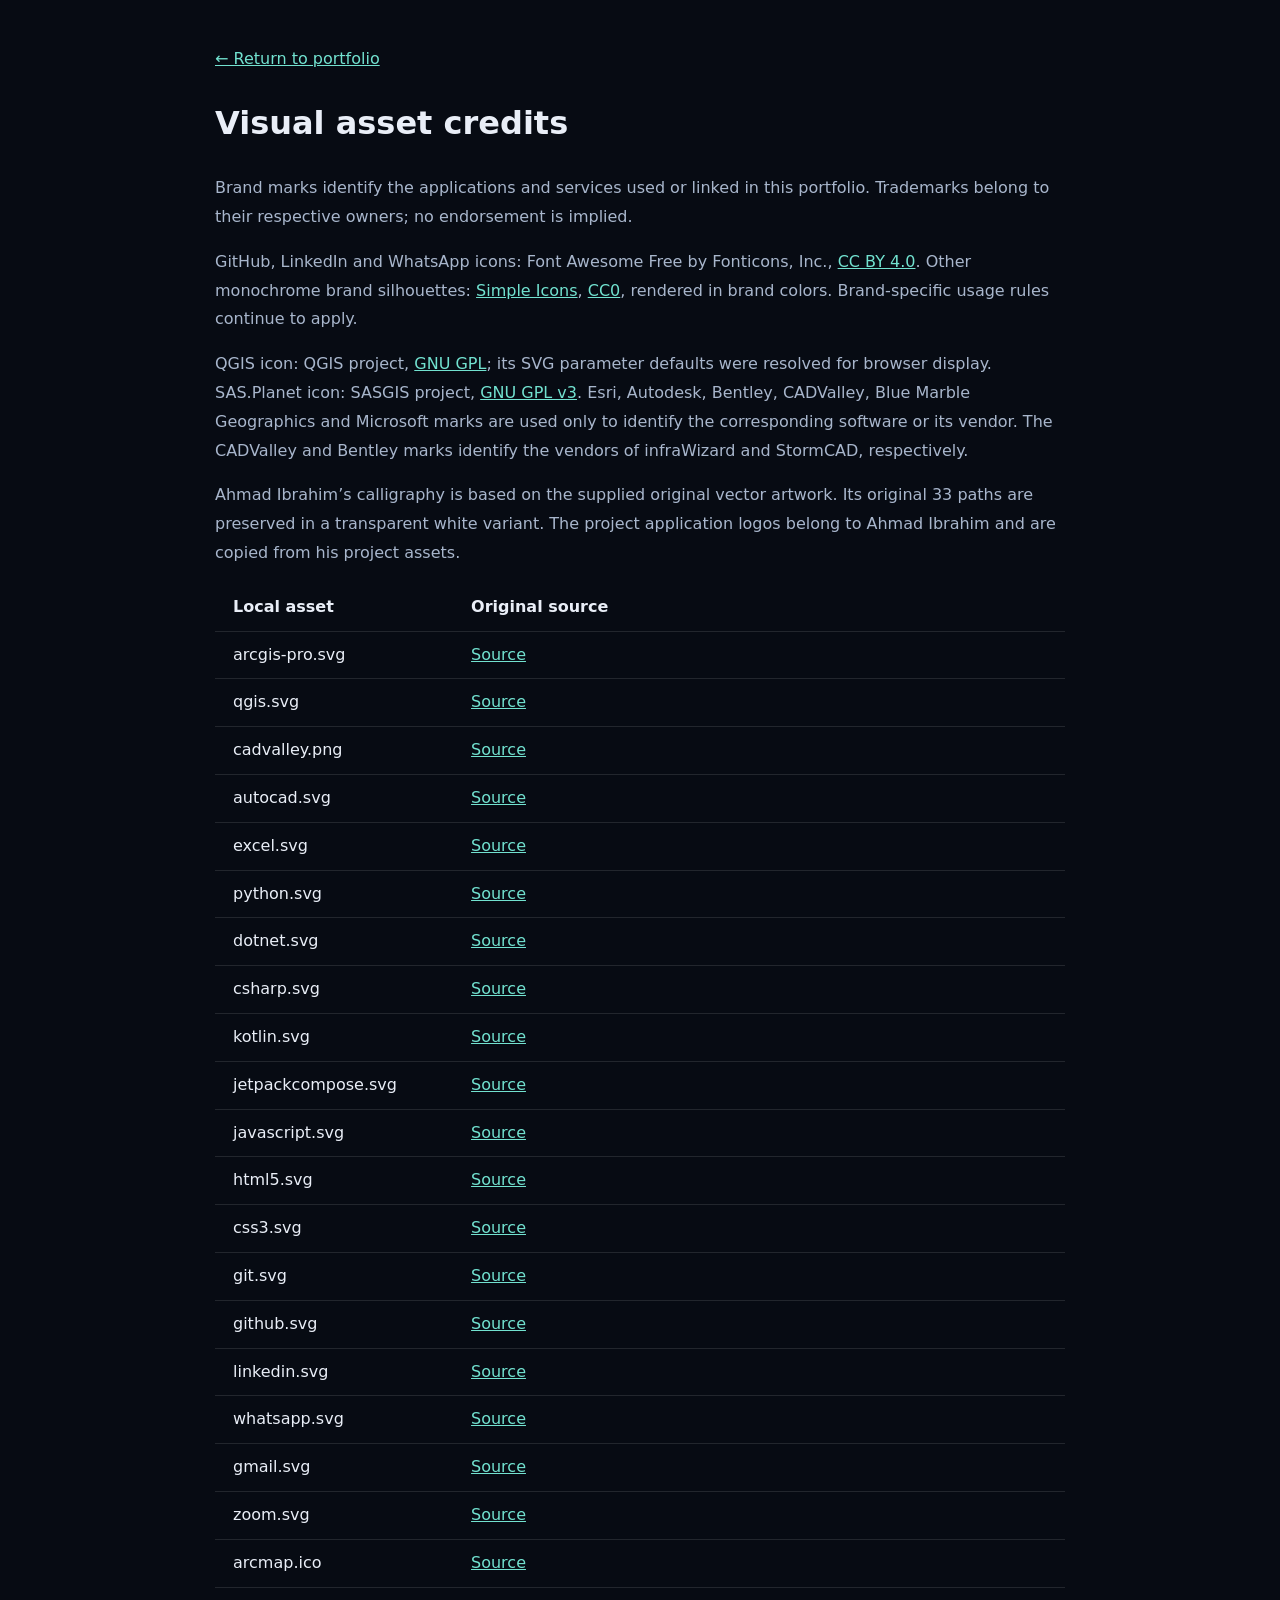
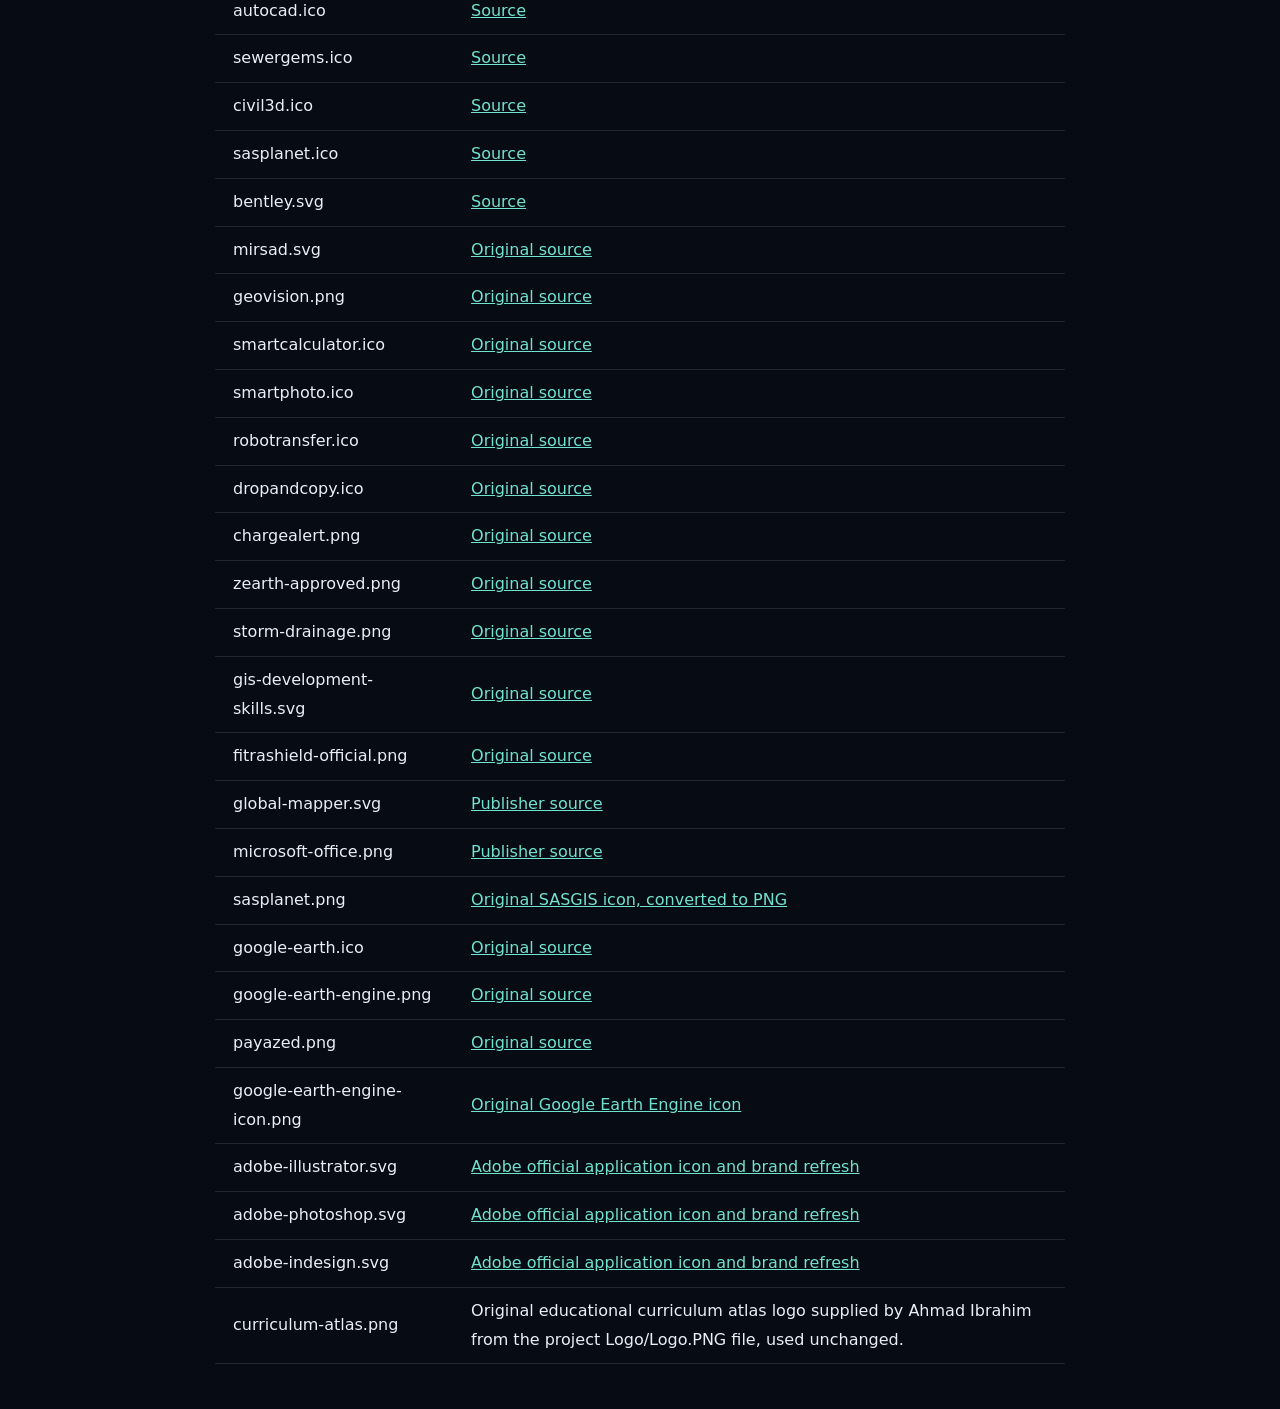
<file: assets/credits.html>
<!doctype html><html lang="en"><head><meta charset="utf-8"><meta name="viewport" content="width=device-width,initial-scale=1"><title>Visual asset credits — Ahmad Ibrahim</title><style>body{background:#070b13;color:#e9eef7;font:16px/1.8 system-ui,sans-serif;margin:0}main{max-width:850px;margin:auto;padding:45px 24px}a{color:#72e2d0}h1{font-size:2rem}td,th{padding:9px 18px;text-align:left;border-bottom:1px solid #ffffff1c}table{border-collapse:collapse;width:100%}p{color:#a8b6cc}</style></head><body><main><a href="../">← Return to portfolio</a><h1>Visual asset credits</h1><p>Brand marks identify the applications and services used or linked in this portfolio. Trademarks belong to their respective owners; no endorsement is implied.</p><p>GitHub, LinkedIn and WhatsApp icons: Font Awesome Free by Fonticons, Inc., <a href="https://fontawesome.com/license/free">CC BY 4.0</a>. Other monochrome brand silhouettes: <a href="https://github.com/simple-icons/simple-icons/tree/11.15.0">Simple Icons</a>, <a href="https://creativecommons.org/publicdomain/zero/1.0/">CC0</a>, rendered in brand colors. Brand-specific usage rules continue to apply.</p><p>QGIS icon: QGIS project, <a href="https://github.com/qgis/QGIS/blob/master/COPYING">GNU GPL</a>; its SVG parameter defaults were resolved for browser display. SAS.Planet icon: SASGIS project, <a href="https://github.com/sasgis/sas.planet.src/blob/master/LICENSE">GNU GPL v3</a>. Esri, Autodesk, Bentley, CADValley, Blue Marble Geographics and Microsoft marks are used only to identify the corresponding software or its vendor. The CADValley and Bentley marks identify the vendors of infraWizard and StormCAD, respectively.</p><p>Ahmad Ibrahim’s calligraphy is based on the supplied original vector artwork. Its original 33 paths are preserved in a transparent white variant. The project application logos belong to Ahmad Ibrahim and are copied from his project assets.</p><table><thead><tr><th>Local asset</th><th>Original source</th></tr></thead><tbody><tr><td>arcgis-pro.svg</td><td><a href="https://www.esri.com/content/dam/esrisites/en-us/common/icons/product-logos/arcgis-pro-64.svg">Source</a></td></tr><tr><td>qgis.svg</td><td><a href="https://raw.githubusercontent.com/qgis/QGIS/master/images/svg/logos/qgis-icon.svg">Source</a></td></tr><tr><td>cadvalley.png</td><td><a href="https://infrawizard.com/wp-content/uploads/2023/06/right-header-1.png">Source</a></td></tr><tr><td>autocad.svg</td><td><a href="https://cdn.jsdelivr.net/npm/simple-icons@11/icons/autocad.svg">Source</a></td></tr><tr><td>excel.svg</td><td><a href="https://cdn.jsdelivr.net/npm/simple-icons@11/icons/microsoftexcel.svg">Source</a></td></tr><tr><td>python.svg</td><td><a href="https://cdn.jsdelivr.net/npm/simple-icons@11/icons/python.svg">Source</a></td></tr><tr><td>dotnet.svg</td><td><a href="https://cdn.jsdelivr.net/npm/simple-icons@11/icons/dotnet.svg">Source</a></td></tr><tr><td>csharp.svg</td><td><a href="https://cdn.jsdelivr.net/npm/simple-icons@11/icons/csharp.svg">Source</a></td></tr><tr><td>kotlin.svg</td><td><a href="https://cdn.jsdelivr.net/npm/simple-icons@11/icons/kotlin.svg">Source</a></td></tr><tr><td>jetpackcompose.svg</td><td><a href="https://cdn.jsdelivr.net/npm/simple-icons@11/icons/jetpackcompose.svg">Source</a></td></tr><tr><td>javascript.svg</td><td><a href="https://cdn.jsdelivr.net/npm/simple-icons@11/icons/javascript.svg">Source</a></td></tr><tr><td>html5.svg</td><td><a href="https://cdn.jsdelivr.net/npm/simple-icons@11/icons/html5.svg">Source</a></td></tr><tr><td>css3.svg</td><td><a href="https://cdn.jsdelivr.net/npm/simple-icons@11/icons/css3.svg">Source</a></td></tr><tr><td>git.svg</td><td><a href="https://cdn.jsdelivr.net/npm/simple-icons@11/icons/git.svg">Source</a></td></tr><tr><td>github.svg</td><td><a href="https://raw.githubusercontent.com/FortAwesome/Font-Awesome/6.x/svgs/brands/github.svg">Source</a></td></tr><tr><td>linkedin.svg</td><td><a href="https://raw.githubusercontent.com/FortAwesome/Font-Awesome/6.x/svgs/brands/linkedin.svg">Source</a></td></tr><tr><td>whatsapp.svg</td><td><a href="https://raw.githubusercontent.com/FortAwesome/Font-Awesome/6.x/svgs/brands/whatsapp.svg">Source</a></td></tr><tr><td>gmail.svg</td><td><a href="https://cdn.jsdelivr.net/npm/simple-icons@11/icons/gmail.svg">Source</a></td></tr><tr><td>zoom.svg</td><td><a href="https://cdn.jsdelivr.net/npm/simple-icons@11/icons/zoom.svg">Source</a></td></tr><tr><td>arcmap.ico</td><td><a href="https://desktop.arcgis.com/en/arcmap/">Source</a></td></tr><tr><td>autocad.ico</td><td><a href="https://www.autodesk.com/products/autocad/overview">Source</a></td></tr><tr><td>sewergems.ico</td><td><a href="https://www.bentley.com/software/openflows-sewer/">Source</a></td></tr><tr><td>civil3d.ico</td><td><a href="https://www.autodesk.com/products/civil-3d/overview">Source</a></td></tr><tr><td>sasplanet.ico</td><td><a href="https://raw.githubusercontent.com/sasgis/sas.planet.src/master/Resources/MainIcon/icon128.ico">Source</a></td></tr><tr><td>bentley.svg</td><td><a href="https://www.bentley.com/software/openflows-sewer/">Source</a></td></tr><tr><td>mirsad.svg</td><td><a href="https://github.com/ahmadibrahim4geo/MIRSAD/blob/HEAD/assets/mirsad-icon-dark.svg">Original source</a></td></tr><tr><td>geovision.png</td><td><a href="https://github.com/ahmadibrahim4geo/GeoVision/blob/HEAD/app/src/main/res/drawable/logo.png">Original source</a></td></tr><tr><td>smartcalculator.ico</td><td><a href="https://github.com/ahmadibrahim4geo/SmartCalculator/blob/HEAD/Assets/AppIcon.ico">Original source</a></td></tr><tr><td>smartphoto.ico</td><td><a href="https://github.com/ahmadibrahim4geo/SmartPhotoOrganizer/blob/HEAD/Logo.ico">Original source</a></td></tr><tr><td>robotransfer.ico</td><td><a href="https://github.com/ahmadibrahim4geo/RoboTransfer/blob/HEAD/src/RoboTransfer.App/Resources/Logo.ico">Original source</a></td></tr><tr><td>dropandcopy.ico</td><td><a href="https://github.com/ahmadibrahim4geo/DropAndCopy/blob/HEAD/Resources/DropAndCopy.ico">Original source</a></td></tr><tr><td>chargealert.png</td><td><a href="https://github.com/ahmadibrahim4geo/ChargeAlert/blob/HEAD/app/src/main/res/mipmap-xxxhdpi/ic_launcher.png">Original source</a></td></tr><tr><td>zearth-approved.png</td><td><a href="https://github.com/ahmadibrahim4geo/Z-EARTH/blob/HEAD/assets/branding/zearth_approved_icon.png">Original source</a></td></tr><tr><td>storm-drainage.png</td><td><a href="https://github.com/ahmadibrahim4geo/Storm_Drainage_Calculation_dashboard/blob/HEAD/assets/img/logo.png">Original source</a></td></tr><tr><td>gis-development-skills.svg</td><td><a href="https://github.com/ahmadibrahim4geo/GIS-Development-Skills/blob/HEAD/assets/brand/icon.svg">Original source</a></td></tr><tr><td>fitrashield-official.png</td><td><a href="https://github.com/ahmadibrahim4geo/FitraShield/blob/HEAD/logo.png">Original source</a></td></tr><tr><td>global-mapper.svg</td><td><a href="https://www.bluemarblegeo.com/global-mapper/">Publisher source</a></td></tr><tr><td>microsoft-office.png</td><td><a href="https://learn.microsoft.com/en-us/microsoft-365/cloud-storage-partner-program/online/branding">Publisher source</a></td></tr><tr><td>sasplanet.png</td><td><a href="https://raw.githubusercontent.com/sasgis/sas.planet.src/master/Resources/MainIcon/icon128.ico">Original SASGIS icon, converted to PNG</a></td></tr><tr><td>google-earth.ico</td><td><a href="https://www.google.com/earth/about/versions/">Original source</a></td></tr><tr><td>google-earth-engine.png</td><td><a href="https://earthengine.google.com/">Original source</a></td></tr><tr><td>payazed.png</td><td><a href="https://www.payazed.com/payazed-menu">Original source</a></td></tr><tr><td>google-earth-engine-icon.png</td><td><a href="https://earthengine.google.com/">Original Google Earth Engine icon</a></td></tr><tr><td>adobe-illustrator.svg</td><td><a href="https://adobe.design/ideas/behind-the-design-adobe-s-updated-app-icons">Adobe official application icon and brand refresh</a></td></tr><tr><td>adobe-photoshop.svg</td><td><a href="https://adobe.design/ideas/behind-the-design-adobe-s-updated-app-icons">Adobe official application icon and brand refresh</a></td></tr><tr><td>adobe-indesign.svg</td><td><a href="https://adobe.design/ideas/behind-the-design-adobe-s-updated-app-icons">Adobe official application icon and brand refresh</a></td></tr><tr><td>curriculum-atlas.png</td><td>Original educational curriculum atlas logo supplied by Ahmad Ibrahim from the project Logo/Logo.PNG file, used unchanged.</td></tr></tbody></table></main></body></html>
</file>
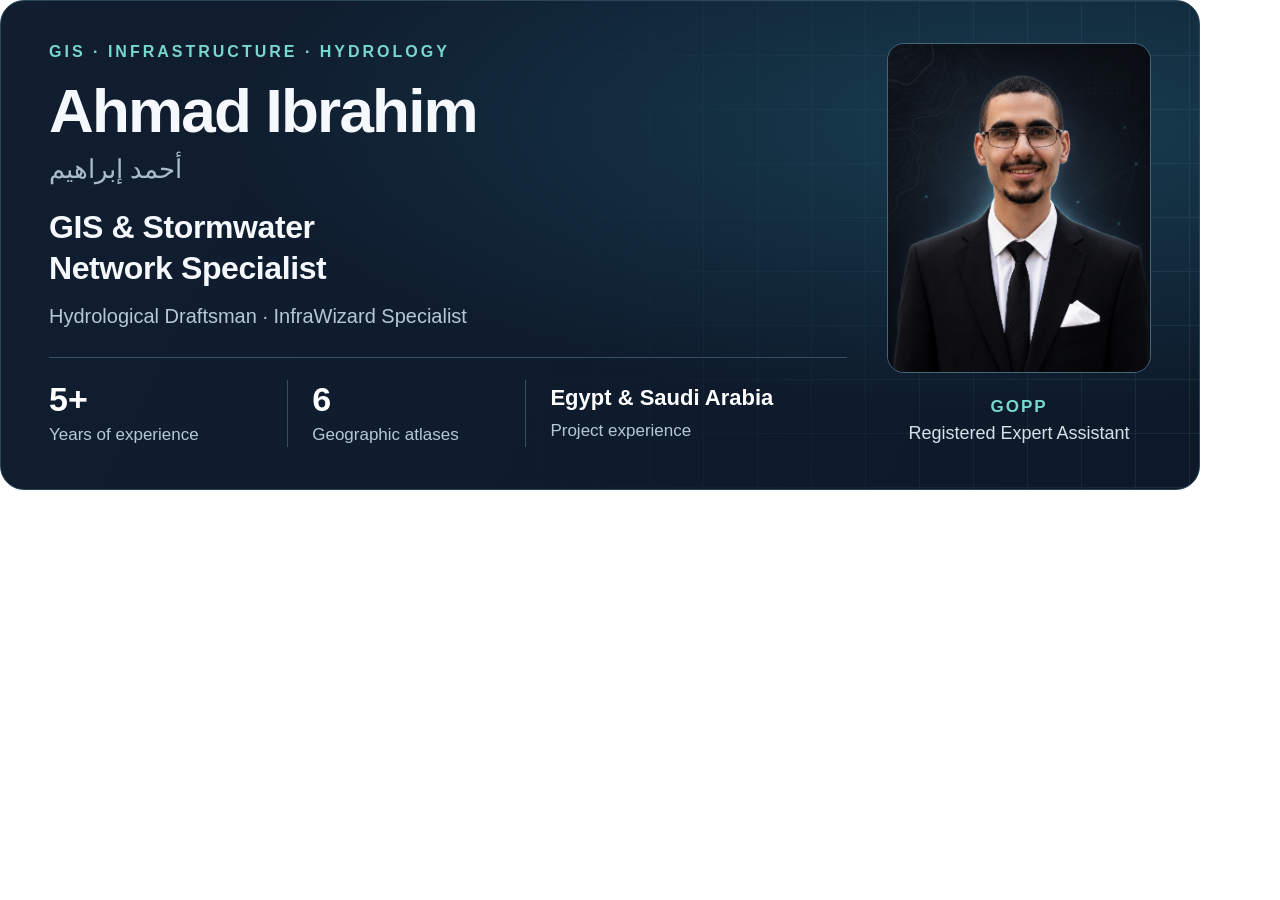
<file: assets/profile/header-source.html>
<!doctype html>
<html lang="en">
<head>
  <meta charset="utf-8">
  <meta name="viewport" content="width=device-width, initial-scale=1">
  <title>Ahmad Ibrahim — GitHub profile header source</title>
  <style>
    * { box-sizing: border-box; }
    html, body { margin: 0; }
    body { background: transparent; color: #f5f8fc; font-family: "Segoe UI", Tahoma, sans-serif; }
    .header { position: relative; isolation: isolate; display: grid; grid-template-columns: minmax(0, 1fr) 264px; gap: 40px; width: 1200px; height: 490px; padding: 42px 48px; overflow: hidden; border: 1px solid #2b465b; border-radius: 24px; background: radial-gradient(ellipse at 85% 25%, #173d50 0, transparent 55%), linear-gradient(115deg, #101e30, #0d1929); }
    .header::before { content: ""; position: absolute; z-index: -1; inset: 0; opacity: .15; background-image: linear-gradient(#5793a8 1px, transparent 1px), linear-gradient(90deg, #5793a8 1px, transparent 1px); background-size: 54px 54px; mask-image: linear-gradient(90deg, transparent 40%, black); }
    .intro { display: flex; flex-direction: column; min-width: 0; }
    .eyebrow { margin: 0 0 15px; color: #77d8cf; font-size: 16px; font-weight: 600; letter-spacing: 3px; }
    h1 { margin: 0; font-size: 62px; line-height: 1.12; letter-spacing: -1.8px; font-weight: 700; }
    .other-name { margin: 6px 0 19px; color: #a9bccb; font-size: 26px; line-height: 1.4; }
    .role { margin: 0; max-width: 720px; font-size: 32px; font-weight: 600; line-height: 1.28; letter-spacing: -.4px; }
    .specialties { margin: 12px 0 0; color: #b6c8d6; font-size: 20px; line-height: 1.5; }
    .facts { display: grid; grid-template-columns: 1fr 1fr 1.35fr; gap: 0; margin-top: auto; padding-top: 22px; border-top: 1px solid #345164; }
    .fact { padding-inline-end: 18px; }
    .fact + .fact { border-inline-start: 1px solid #345164; padding-inline-start: 24px; }
    .value { display: block; font-size: 34px; font-weight: 700; line-height: 1.15; color: #fff; }
    .label { display: block; margin-top: 5px; font-size: 17px; line-height: 1.35; color: #b6c8d6; }
    .place { font-size: 22px; line-height: 1.6; }
    .portrait-column { display: flex; flex-direction: column; gap: 15px; }
    .portrait { display: block; width: 264px; height: 330px; object-fit: cover; border: 1px solid #486679; border-radius: 17px; }
    .credential { padding: 8px 0 0; text-align: center; }
    .credential strong { color: #77d8cf; display: block; font-size: 17px; letter-spacing: 2px; line-height: 1.3; }
    .credential span { display: block; margin-top: 4px; font-size: 18px; color: #d7e1e9; line-height: 1.3; }
    [dir="rtl"] h1 { letter-spacing: 0; font-size: 64px; }
    [dir="rtl"] .eyebrow { letter-spacing: 0; font-size: 20px; }
    [dir="rtl"] .role { font-size: 32px; line-height: 1.5; }
    [dir="rtl"] .other-name { margin-bottom: 10px; font-size: 25px; letter-spacing: 1px; }
    [dir="rtl"] .specialties { margin-top: 7px; font-size: 21px; }
    [dir="rtl"] .label { font-size: 18px; }
    [dir="rtl"] .place { font-size: 24px; }
    [dir="rtl"] .credential strong { letter-spacing: 0; }
    @media (max-width: 800px) {
      .header { width: 720px; height: 560px; padding: 30px; grid-template-columns: minmax(0, 1fr) 196px; gap: 24px; border-radius: 20px; }
      .eyebrow { font-size: 13px; letter-spacing: 1.7px; margin-bottom: 14px; }
      h1 { font-size: 43px; line-height: 1.15; letter-spacing: -1.4px; }
      .other-name { font-size: 23px; margin: 7px 0 20px; }
      .role { font-size: 30px; line-height: 1.35; }
      .specialties { font-size: 22px; line-height: 1.5; max-width: 420px; }
      .portrait { width: 196px; height: 245px; border-radius: 13px; }
      .portrait-column { gap: 16px; }
      .credential strong { font-size: 20px; }
      .credential span { font-size: 21px; line-height: 1.35; }
      .facts { position: absolute; inset-inline: 30px; bottom: 28px; grid-template-columns: 1fr 1fr 1.3fr; padding-top: 18px; gap: 0; }
      .fact { padding-inline-end: 12px; }
      .fact + .fact { padding-inline-start: 18px; }
      .value { font-size: 40px; }
      .label { font-size: 22px; }
      .place { font-size: 24px; line-height: 1.4; }
      [dir="rtl"] h1 { font-size: 47px; }
      [dir="rtl"] .eyebrow { font-size: 17px; }
      [dir="rtl"] .other-name { font-size: 22px; margin-bottom: 14px; }
      [dir="rtl"] .role { font-size: 30px; line-height: 1.5; }
      [dir="rtl"] .specialties { font-size: 22px; }
      [dir="rtl"] .label { font-size: 22px; }
      [dir="rtl"] .place { font-size: 26px; }
    }
  </style>
</head>
<body>
  <!-- Render at 1200×490 and 720×560, deviceScaleFactor 2. The original portrait is unchanged. -->
  <main class="header">
    <section class="intro">
      <p class="eyebrow" id="eyebrow">GIS · INFRASTRUCTURE · HYDROLOGY</p>
      <h1 id="name">Ahmad Ibrahim</h1>
      <p class="other-name" id="other-name" lang="ar">أحمد إبراهيم</p>
      <p class="role" id="role">GIS &amp; Stormwater<br>Network Specialist</p>
      <p class="specialties" id="specialties">Hydrological Draftsman · InfraWizard Specialist</p>
      <div class="facts">
        <div class="fact"><strong class="value" id="years">5+</strong><span class="label" id="years-label">Years of experience</span></div>
        <div class="fact"><strong class="value" id="atlases">6</strong><span class="label" id="atlases-label">Geographic atlases</span></div>
        <div class="fact region"><strong class="value place" id="place">Egypt &amp; Saudi Arabia</strong><span class="label" id="place-label">Project experience</span></div>
      </div>
    </section>
    <aside class="portrait-column">
      <img class="portrait" src="../ahmad-ibrahim.png" alt="Ahmad Ibrahim">
      <div class="credential"><strong id="credential">GOPP</strong><span id="credential-label">Registered Expert Assistant</span></div>
    </aside>
  </main>
  <script>
    if (new URLSearchParams(location.search).get('lang') === 'ar') {
      document.documentElement.lang = 'ar';
      document.querySelector('main').dir = 'rtl';
      const text = {
        'eyebrow': 'نظم المعلومات الجغرافية · البنية التحتية',
        'name': 'أحمد إبراهيم', 'other-name': 'Ahmad Ibrahim',
        'role': 'أخصائي نظم المعلومات الجغرافية وشبكات تصريف الأمطار',
        'specialties': 'رسام هيدرولوجي · متخصص InfraWizard',
        'years': '+٥', 'years-label': 'سنوات من الخبرة',
        'atlases': '٦', 'atlases-label': 'أطالس جغرافية',
        'place': 'مصر والسعودية', 'place-label': 'خبرة في المشروعات',
        'credential': 'مساعد خبير مسجل', 'credential-label': 'الهيئة العامة للتخطيط العمراني'
      };
      for (const [id, value] of Object.entries(text)) document.getElementById(id).textContent = value;
      document.getElementById('other-name').lang = 'en';
    }
  </script>
</body>
</html>
</file>
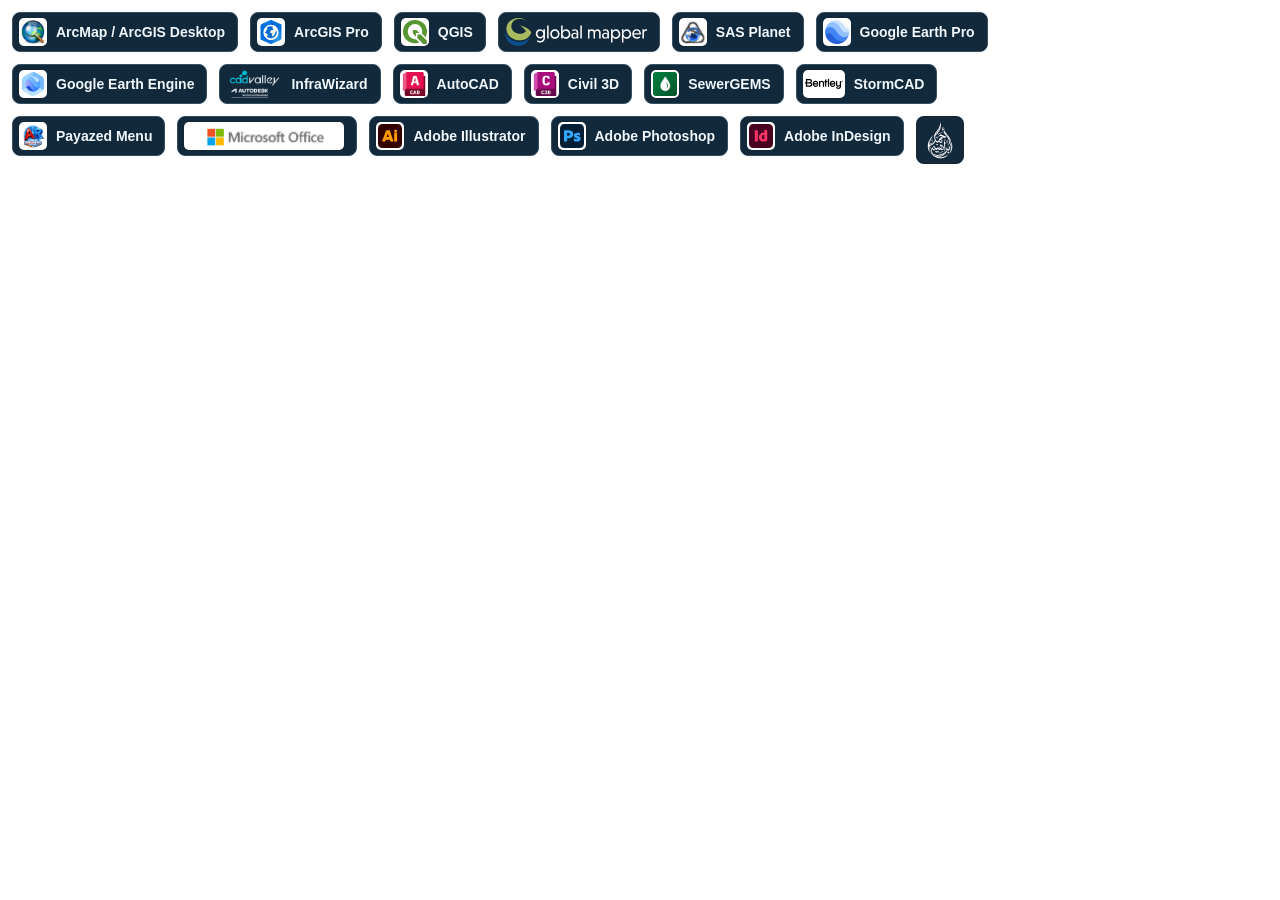
<file: assets/profile/software-badges-source.html>
<!doctype html>
<html lang="en"><head><meta charset="utf-8"><title>CV software badges — source</title><style>
*{box-sizing:border-box}body{display:flex;flex-wrap:wrap;gap:12px;width:1000px;margin:0;padding:12px;background:transparent;font-family:"Segoe UI",Arial,sans-serif}.badge{display:flex;align-items:center;gap:9px;height:40px;border:1px solid #355166;border-radius:8px;background:#12283b;color:#f1f8fc;padding:5px 12px 5px 6px;white-space:nowrap}.mark{width:28px;height:28px;border-radius:5px;background:white;display:grid;place-items:center}.mark img{display:block;max-width:24px;max-height:24px;width:auto;height:auto}.badge strong{font-size:14px;font-weight:600}.signature{display:grid;place-items:center;background:#12283b;border-radius:8px;width:48px;height:48px}.signature img{max-width:32px;max-height:38px}
#global-mapper .mark{width:142px;background:transparent}#global-mapper .mark img{max-width:142px;max-height:28px}#global-mapper strong{display:none}#office .mark{width:160px}#office .mark img{max-width:154px;max-height:26px}#office strong{display:none}#infrawizard .mark{width:56px;background:transparent}#infrawizard .mark img{max-width:54px;max-height:28px}#stormcad .mark{width:42px}#stormcad .mark img{max-width:38px;max-height:24px}
</style></head><body><div class="badge" id="arcmap"><span class="mark"><img src="../brands/arcmap.ico" alt=""></span><strong>ArcMap / ArcGIS Desktop</strong></div>
<div class="badge" id="arcgis-pro"><span class="mark"><img src="../brands/arcgis-pro.svg" alt=""></span><strong>ArcGIS Pro</strong></div>
<div class="badge" id="qgis"><span class="mark"><img src="../brands/qgis.svg" alt=""></span><strong>QGIS</strong></div>
<div class="badge" id="global-mapper"><span class="mark"><img src="../brands/global-mapper.svg" alt=""></span><strong>Global Mapper</strong></div>
<div class="badge" id="sas-planet"><span class="mark"><img src="../brands/sasplanet.png" alt=""></span><strong>SAS Planet</strong></div>
<div class="badge" id="earth-pro"><span class="mark"><img src="../brands/google-earth.ico" alt=""></span><strong>Google Earth Pro</strong></div>
<div class="badge" id="earth-engine"><span class="mark"><img src="../brands/google-earth-engine-icon.png" alt=""></span><strong>Google Earth Engine</strong></div>
<div class="badge" id="infrawizard"><span class="mark"><img src="../brands/cadvalley.png" alt=""></span><strong>InfraWizard</strong></div>
<div class="badge" id="autocad"><span class="mark"><img src="../brands/autocad.ico" alt=""></span><strong>AutoCAD</strong></div>
<div class="badge" id="civil-3d"><span class="mark"><img src="../brands/civil3d.ico" alt=""></span><strong>Civil 3D</strong></div>
<div class="badge" id="sewergems"><span class="mark"><img src="../brands/sewergems.ico" alt=""></span><strong>SewerGEMS</strong></div>
<div class="badge" id="stormcad"><span class="mark"><img src="../brands/bentley.svg" alt=""></span><strong>StormCAD</strong></div>
<div class="badge" id="payazed"><span class="mark"><img src="../brands/payazed.png" alt=""></span><strong>Payazed Menu</strong></div>
<div class="badge" id="office"><span class="mark"><img src="../brands/microsoft-office.png" alt=""></span><strong>Microsoft Office Suite</strong></div>
<div class="badge" id="illustrator"><span class="mark"><img src="../brands/adobe-illustrator.svg" alt=""></span><strong>Adobe Illustrator</strong></div>
<div class="badge" id="photoshop"><span class="mark"><img src="../brands/adobe-photoshop.svg" alt=""></span><strong>Adobe Photoshop</strong></div>
<div class="badge" id="indesign"><span class="mark"><img src="../brands/adobe-indesign.svg" alt=""></span><strong>Adobe InDesign</strong></div><div class="signature" id="portfolio-mark"><img src="../ahmad-signature-vector.svg" alt=""></div></body></html>
</file>
<file: styles.css>
/* Ahmad Ibrahim — infrastructure GIS, water networks and geospatial development. */
:root {
  color-scheme: dark;
  --bg: #080f18;
  --surface: #0d1825;
  --surface-raised: #122133;
  --ink: #ecf4fc;
  --muted: #a3b6c9;
  --rule: #26384a;
  --accent: #66dfdf;
  --lime: #c5e7a1;
  --blue: #7ab7ff;
  --sans: 'DM Sans', Arial, sans-serif;
  --display: 'Space Grotesk', 'DM Sans', sans-serif;
  --mono: Consolas, 'Courier New', monospace;
}
* { box-sizing: border-box; }
html { scroll-behavior: smooth; scroll-padding-top: 105px; }
body { margin: 0; background: var(--bg); color: var(--ink); font: 16px/1.8 var(--sans); -webkit-font-smoothing: antialiased; }
body::before { content: ''; position: absolute; z-index: -1; inset: 0 0 auto; height: 1050px; pointer-events: none; background: radial-gradient(ellipse at 78% 20%, #0d34464d, transparent 55%), linear-gradient(#18314622 1px, transparent 1px), linear-gradient(90deg, #18314622 1px, transparent 1px); background-size: auto, 80px 80px, 80px 80px; }
a { color: inherit; text-decoration: none; }
button, input, textarea { font: inherit; }
button { cursor: pointer; color: inherit; }
a, button { -webkit-tap-highlight-color: transparent; touch-action: manipulation; }
a:focus-visible, button:focus-visible, input:focus-visible, textarea:focus-visible, [tabindex]:focus-visible { outline: 2px solid var(--accent); outline-offset: 5px; }
button:disabled { cursor: not-allowed; opacity: .45; }
h1, h2, h3, p, figure { margin: 0; }
h1, h2, h3 { font-family: var(--display); font-weight: 600; line-height: 1.15; }
h2 { font-size: clamp(2.1rem, 3.7vw, 3.5rem); letter-spacing: -.045em; }
h3 { font-size: 1.35rem; line-height: 1.4; letter-spacing: -.02em; }
p { color: var(--muted); }
em { color: var(--accent); font-style: normal; }
img { display: block; max-width: 100%; }
svg { display: block; }
.wrap { width: min(1280px, calc(100% - 100px)); margin-inline: auto; }
.section { padding-block: 95px; }
.eyebrow, .section-index, .period, .result-count, .toolbelt, .hero-location { font: .72rem/1.6 var(--mono); letter-spacing: .08em; }
.eyebrow { color: var(--accent); }
.section-index { display: flex; gap: 17px; align-items: center; margin-bottom: 25px; color: var(--muted); }
.section-index > span:first-child { color: var(--accent); }
.section-heading { display: flex; gap: 60px; align-items: flex-end; justify-content: space-between; margin-bottom: 45px; }
.section-heading > div { flex: 1.5; }
.section-heading > p { flex: 1; max-width: 370px; font-size: .91rem; }
.skip-link { position: fixed; inset-block-start: -75px; inset-inline-start: 20px; z-index: 1000; background: var(--accent); color: var(--bg); padding: 12px 20px; }
.skip-link:focus { inset-block-start: 12px; }
.site-header { position: sticky; top: 0; z-index: 50; display: flex; align-items: center; justify-content: space-between; gap: 25px; min-height: 88px; padding: 12px 4%; background: #080f18ed; border-bottom: 1px solid var(--rule); backdrop-filter: blur(18px); }
.brand { display: flex; gap: 12px; align-items: center; flex-shrink: 0; }
.signature { width: 43px; height: 52px; object-fit: contain; }
.brand > span { font: 600 .86rem/1.5 var(--display); letter-spacing: .07em; }
.brand small { display: block; color: var(--muted); font: .49rem/1.8 var(--mono); letter-spacing: .02em; margin-top: 4px; }
.site-header nav { display: flex; gap: 25px; font-size: .8rem; color: var(--muted); }
.site-header nav a { padding-block: 10px; transition: color .2s; }
.site-header nav a:hover, .site-header nav a.is-current { color: var(--accent); }
.header-actions { display: flex; gap: 22px; align-items: center; }
.language-toggle { border: 0; background: transparent; font-size: .9rem; padding: 8px; }
.header-contact { border: 1px solid var(--rule); padding: 9px 16px; display: flex; align-items: center; gap: 22px; font-size: .78rem; }
.header-contact:hover { border-color: var(--accent); color: var(--accent); }
.menu-toggle { display: none; width: 42px; height: 42px; padding: 10px; background: transparent; border: 1px solid var(--rule); }
.menu-toggle span { display: block; height: 1px; background: var(--ink); margin-block: 5px; }
.scroll-progress { position: absolute; inset-block-end: -1px; inset-inline-start: 0; height: 2px; width: var(--scroll-progress, 0%); background: var(--accent); box-shadow: 0 0 12px #66dfdf80; pointer-events: none; }
.hero { display: grid; grid-template-columns: 1fr 1.04fr; gap: 6%; align-items: center; padding-block: 78px 70px; }
.hero-copy .eyebrow { display: flex; align-items: center; gap: 10px; }
.small-cross { font-size: 1.6rem; color: var(--accent); }
.hero h1 { font-size: clamp(4.6rem, 7.3vw, 7.4rem); line-height: 1.02; letter-spacing: -.075em; margin-block: 22px 28px; }
.surname { color: var(--accent); }
.hero-role { font-size: 1.05rem; font-weight: 500; line-height: 1.7; color: #d7e6f3; max-width: 490px; }
.hero-intro { font-size: .9rem; margin-top: 20px; line-height: 1.95; max-width: 490px; }
.hero-actions { display: flex; align-items: center; gap: 30px; margin-top: 30px; }
.button { display: inline-flex; align-items: center; justify-content: space-between; gap: 30px; padding: 13px 21px; font-size: .83rem; font-weight: 600; border: 1px solid var(--accent); transition: background .2s, transform .2s, box-shadow .2s; }
.button.solid { color: #07151c; background: var(--accent); }
.button:hover:not(:disabled) { background: #a0f2ef; transform: translateY(-2px); box-shadow: 0 5px 26px #66dfdf20; }
.text-link { display: inline-flex; align-items: center; gap: 25px; padding: 5px 0; border: 0; border-bottom: 1px solid #6c8da2; background: transparent; color: var(--ink); font-size: .83rem; }
.text-link:hover { color: var(--accent); border-color: var(--accent); }
.hero-location { margin-top: 35px; display: flex; flex-wrap: wrap; align-items: center; gap: 10px; font-size: .57rem; letter-spacing: .02em; color: var(--muted); }
.location-dot { width: 5px; height: 5px; border-radius: 50%; background: var(--lime); box-shadow: 0 0 8px #c5e7a166; }
.location-line { width: 18px; height: 1px; background: var(--rule); }
.spatial-panel { min-width: 0; background: #0c1724; border: 1px solid #355268; box-shadow: 0 25px 80px #00000045; position: relative; }
.spatial-panel::before, .spatial-panel::after { content: ''; position: absolute; width: 20px; height: 20px; pointer-events: none; border-color: var(--accent); border-style: solid; z-index: 2; }
.spatial-panel::before { top: -1px; inset-inline-start: -1px; border-width: 2px 0 0 2px; }
.spatial-panel::after { bottom: -1px; inset-inline-end: -1px; border-width: 0 2px 2px 0; }
.workspace-heading { display: flex; gap: 9px; align-items: center; padding: 16px 18px; border-bottom: 1px solid var(--rule); color: #c1d4e4; font: .63rem var(--mono); letter-spacing: .06em; }
.workspace-led { width: 6px; height: 6px; background: var(--accent); box-shadow: 0 0 9px #66dfdf70; border-radius: 50%; }
.workspace-code { margin-inline-start: auto; color: #799ab3; font-size: .59rem; }
.map-stage { position: relative; overflow: hidden; }
.workspace-map { width: 100%; height: auto; aspect-ratio: 900/680; }
.map-zoom-group { transform: scale(var(--map-zoom, 1)); transform-origin: 50% 50%; transition: transform .3s; }
[data-map-layer] { transition: opacity .3s; }
[data-map-layer].layer-hidden { opacity: 0; }
.pipe-halo { stroke: #66dfdf; stroke-width: 18; opacity: .07; }
.pipe-main { stroke: #66afc0; stroke-width: 2.5; }
.pipe-flow { stroke: #9dffec; stroke-width: 3; stroke-dasharray: 20 100; animation: water-flow 5s linear infinite; }
.map-scan { position: absolute; inset-inline: 0; top: 0; height: 20%; background: linear-gradient(transparent, #66dfdf08); border-bottom: 1px solid #66dfdf16; pointer-events: none; animation: survey-scan 9s linear infinite; }
.map-zoom-controls { position: absolute; bottom: 18px; inset-inline-end: 15px; display: flex; gap: 5px; }
.map-zoom-controls button { display: grid; place-items: center; width: 30px; height: 30px; border: 1px solid #36566b; background: #0b1729e6; font-size: 1.1rem; }
.map-layer-controls { display: flex; gap: 6px; align-items: center; flex-wrap: wrap; padding: 12px 14px; border-top: 1px solid var(--rule); border-bottom: 1px solid var(--rule); }
.map-layer-controls button { display: flex; gap: 7px; align-items: center; padding: 6px 8px; background: transparent; border: 1px solid #344a5d; color: #9db3c6; font-size: .64rem; }
.map-layer-controls button[aria-pressed=true]:not(#motion-toggle) { color: #d7f3f3; border-color: #4a8993; background: #13313d; }
.map-layer-controls #motion-toggle { margin-inline-start: auto; min-width: 28px; justify-content: center; }
.layer-swatch { width: 7px; height: 7px; background: #607d96; }
.network-swatch { background: var(--accent); }
.points-swatch { border: 1px solid var(--lime); border-radius: 50%; background: transparent; }
.workspace-profile { display: flex; gap: 14px; align-items: center; padding: 16px 18px; }
.workspace-profile .portrait { width: 56px; height: 63px; object-fit: cover; object-position: 50% 20%; border: 1px solid #3c596b; }
.workspace-profile strong { display: block; font: 600 .88rem var(--display); }
.workspace-profile div span { display: block; font-size: .64rem; margin-top: 6px; color: var(--muted); }
.profile-coordinate { margin-inline-start: auto; font: .75rem/1.6 var(--mono); color: #698ba3; }
.map-caption { padding: 0 18px 12px; font-size: .6rem; color: #9bb1c4; }
.facts-strip { border-block: 1px solid var(--rule); background: #0b1521b3; }
.facts-grid { display: grid; grid-template-columns: repeat(4, 1fr); }
.facts-grid > div, .facts-grid > a { padding: 27px 25px; border-inline-end: 1px solid var(--rule); }
.facts-grid > :first-child { padding-inline-start: 0; }
.facts-grid > :last-child { border: 0; }
.facts-grid strong { display: block; font: 500 2.1rem/1.4 var(--display); letter-spacing: -.04em; }
.facts-grid span { font-size: .72rem; color: var(--muted); }
.facts-grid strong span { color: var(--accent); font-size: 1.3rem; margin-inline-start: 20px; }
.facts-grid a:hover strong { color: var(--accent); }
.about-section { display: grid; grid-template-columns: 1fr 3fr; gap: 65px; }
.about-section > .section-index { align-self: start; margin-top: 8px; }
.about-main h2 { max-width: 750px; margin-bottom: 30px; }
.about-columns { display: grid; grid-template-columns: 1fr 1fr; gap: 35px; }
.about-columns p { font-size: .92rem; }
.work-section { background: #0c1622; border-block: 1px solid var(--rule); }
.featured-project { display: grid; grid-template-columns: 1.12fr 1fr; background: #101f2e; border: 1px solid #2c4257; }
.network-figure { display: flex; flex-direction: column; background: #0b1d28; overflow: hidden; }
.network-figure img { width: 100%; flex: 1; object-fit: cover; min-height: 0; filter: hue-rotate(20deg) saturate(.75); }
.network-figure figcaption { color: #a5c6ce; border-top: 1px solid #25424f; font: .59rem/1.6 var(--mono); letter-spacing: .03em; padding: 13px 18px; }
.featured-copy { padding: 36px; }
.featured-copy .eyebrow { margin-bottom: 18px; }
.featured-copy h3 { font-size: clamp(1.8rem, 2.8vw, 2.65rem); margin-bottom: 18px; }
.featured-copy > p:not(.eyebrow) { font-size: .87rem; }
.project-mini-details { display: grid; gap: 16px; margin-block: 24px; }
.project-mini-details dt { color: #a0bdd0; font: .64rem/1.5 var(--mono); letter-spacing: .06em; margin-bottom: 5px; }
.project-mini-details dd { margin: 0; font-size: .8rem; }
.project-list { margin-top: 28px; }
.project-row { display: grid; grid-template-columns: 48px 1fr 1.35fr 44px; align-items: center; gap: 28px; padding: 28px 10px; border-bottom: 1px solid var(--rule); transition: background .2s; }
.project-row:hover { background: #122133; }
.project-number { color: var(--accent); align-self: start; padding-top: 4px; font: .72rem var(--mono); }
.project-row h3 { font-size: 1.06rem; }
.project-place { color: #92b3c9; font: .65rem/1.7 var(--mono); margin-top: 8px; }
.project-row > p { font-size: .85rem; }
.project-button { width: 40px; height: 40px; background: transparent; border: 1px solid #3a5268; color: var(--accent); font-size: 1.3rem; transition: background .2s; }
.project-button:hover { background: #214455; }
.workflow { display: grid; grid-template-columns: repeat(3, 1fr); border-block: 1px solid var(--rule); }
.workflow article { padding: 32px 28px 32px 0; border-inline-end: 1px solid var(--rule); }
.workflow article + article { padding-inline-start: 28px; }
.workflow article:last-child { border: 0; }
.step-number { display: block; font: 400 2.6rem var(--display); color: #587d97; margin-bottom: 30px; }
.workflow h3 { font-size: 1.2rem; margin-bottom: 16px; }
.workflow p { font-size: .85rem; margin-bottom: 24px; }
.workflow small { color: var(--accent); font: .63rem/1.8 var(--mono); }
.toolbelt { display: flex; flex-wrap: wrap; gap: 12px 24px; padding-top: 25px; font-size: .63rem; color: #9ab1c7; }
.toolbelt > span:first-child { color: #dcebf6; }
.software-section { background: #0c1927; border-block: 1px solid var(--rule); position: relative; }
.software-controls { display: flex; justify-content: space-between; align-items: center; flex-wrap: wrap; gap: 20px; margin-bottom: 30px; }
.filters { display: flex; flex-wrap: wrap; gap: 8px; }
.filters button { display: flex; gap: 13px; align-items: center; border: 1px solid #344f67; background: transparent; padding: 10px 16px; font-size: .76rem; color: #b3c6d8; }
.filters button[aria-pressed=true] { background: #133e4c; color: #c5fbfa; border-color: #4f969e; }
.filters small { font: .64rem var(--mono); opacity: .8; }
.result-count { color: #a1bfd2; font-size: .64rem; }
.software-grid { display: grid; grid-template-columns: 1fr 1fr; gap: 16px; }
.software-card { display: flex; flex-direction: column; min-width: 0; padding: 28px; border: 1px solid #2a4258; background: #102031; transition: border-color .2s, transform .2s, background .2s; }
.software-card:hover { background: #14293b; border-color: #4e9caa; transform: translateY(-3px); }
.software-card:first-child { background: linear-gradient(130deg, #123341, #102031 75%); }
.software-card-top { display: flex; gap: 15px; justify-content: space-between; align-items: center; margin-bottom: 24px; }
.software-symbol { width: 43px; height: 43px; display: grid; place-items: center; border: 1px solid #3b6177; font: 500 1.4rem var(--display); color: var(--accent); }
.software-kind { color: #a1c7d9; font: .63rem/1.7 var(--mono); text-align: end; }
.software-card h3 { font-size: 1.27rem; overflow-wrap: anywhere; }
.software-subtitle { font-size: .78rem; color: #a0c5d8; margin-top: 6px; }
.software-description { font-size: .85rem; margin-top: 18px; line-height: 1.9; }
.software-bottom { margin-top: auto; display: flex; justify-content: space-between; align-items: flex-end; gap: 20px; padding-top: 25px; }
.software-stack { max-width: 74%; font: .62rem/1.9 var(--mono); color: #a1bcd1; }
.repo-link { font: .72rem var(--mono); white-space: nowrap; color: var(--accent); border-bottom: 1px solid #3b7c87; padding-bottom: 5px; }
.repo-link:hover { color: #bcffff; }
.status-note { color: var(--lime); font-size: .67rem; margin-top: 15px; }
.software-card[hidden] { display: none; }
.anchor-alias { position: absolute; }
.publications-section .section-heading { align-items: center; }
.atlas-list { border-top: 1px solid var(--rule); }
.atlas-item { display: grid; grid-template-columns: 75px 1fr; gap: 25px; padding-block: 24px; border-bottom: 1px solid var(--rule); }
.atlas-year { color: var(--accent); font: .75rem var(--mono); padding-top: 5px; }
.atlas-item h3 { font-size: 1.13rem; margin-bottom: 10px; }
.atlas-registration { display: flex; flex-wrap: wrap; gap: 10px 30px; color: #9eb8cd; font: .69rem/1.7 var(--mono); }
.atlas-registration b { color: #cfe0ec; font-weight: 400; }
.research-notes { display: grid; grid-template-columns: 1fr 1fr; gap: 65px; margin-top: 45px; }
.research-notes .eyebrow { display: block; margin-bottom: 15px; }
.research-notes p { font-size: .87rem; }
.background-section { background: #0c1622; border-block: 1px solid var(--rule); }
.experience-list { border-top: 1px solid var(--rule); }
.experience-row { display: grid; grid-template-columns: 1fr 2.6fr; gap: 45px; padding-block: 32px; border-bottom: 1px solid var(--rule); }
.period { color: var(--accent); font-size: .67rem; padding-top: 7px; }
.experience-row h3 { font-size: 1.3rem; }
.employer { color: #9fcae5; font-size: .86rem; margin-block: 8px 15px; }
.experience-row p:last-child { font-size: .88rem; }
.education-grid { display: grid; grid-template-columns: 1fr 1fr; gap: 90px; margin-top: 65px; }
.education-grid .eyebrow { display: block; margin-bottom: 20px; }
.education-grid h3 { font-size: 2rem; }
.education-grid p { font-size: .86rem; margin-top: 12px; }
.credential { display: flex; align-items: center; gap: 15px; margin-top: 25px; padding-block: 18px; border-block: 1px solid var(--rule); }
.credential-grid { width: 25px; height: 25px; flex-shrink: 0; border: 1px solid #4ca5ad; background: linear-gradient(90deg, transparent 46%, #4ca5ad 46% 51%, transparent 51%), linear-gradient(transparent 46%, #4ca5ad 46% 51%, transparent 51%); }
.credential strong, .credential small { display: block; }
.credential strong { font-size: .87rem; font-weight: 500; }
.credential small { font-size: .7rem; color: var(--muted); margin-top: 4px; }
.education-grid p.languages { font-size: .76rem; margin-top: 18px; line-height: 1.9; }
.training-list { padding: 0; margin: 0; list-style: none; }
.training-list li { padding-block: 13px; border-bottom: 1px solid var(--rule); }
.training-list li:first-child { padding-top: 0; }
.training-list span { display: block; font-size: .86rem; }
.training-list small { display: block; font-size: .7rem; color: #96afc5; margin-top: 4px; }
.contact-section { background: #091421; padding-bottom: 0; }
.contact-top { display: grid; grid-template-columns: 1.4fr 1fr; gap: 90px; align-items: center; padding-bottom: 55px; }
.contact-section h2 { font-size: clamp(2.6rem, 4.8vw, 4.3rem); max-width: 650px; }
.contact-section p { font-size: .88rem; margin-top: 20px; }
.contact-links { display: flex; gap: 12px; margin-top: 27px; }
.contact-links a { display: grid; place-items: center; width: 45px; height: 45px; border: 1px solid #3b5d75; color: var(--accent); transition: background .2s; }
.contact-links a:hover { background: #163c4d; }
.contact-links svg { width: 21px; height: 21px; stroke: currentColor; stroke-width: 1.5; fill: none; stroke-linecap: round; stroke-linejoin: round; }
.cv-panel { border: 1px solid #2b4b64; padding: 28px; background: #0f2130; }
.cv-panel .eyebrow { font-size: .63rem; }
.cv-panel h3 { font-size: 1.8rem; margin-top: 14px; }
.cv-panel p { font-size: .8rem; margin-block: 14px 20px; }
.cv-file { display: flex; align-items: center; justify-content: space-between; gap: 20px; padding-block: 15px; border-top: 1px solid #2b4b64; font-size: .78rem; }
.cv-file > span:first-child { display: flex; align-items: center; gap: 20px; }
.cv-file b { width: 35px; font: .64rem var(--mono); color: var(--accent); }
.cv-file:hover { color: var(--accent); }
.message-panel { border-top: 1px solid #2c465e; padding-block: 50px 65px; display: grid; grid-template-columns: 1fr 1.7fr; gap: 80px; align-items: start; }
.form-heading { position: sticky; top: 120px; }
.form-heading h3 { font-size: 2.1rem; margin-top: 18px; }
.form-heading p { font-size: .86rem; }
.form-grid { display: grid; grid-template-columns: 1fr 1fr; gap: 20px; }
.form-field { margin-bottom: 20px; }
.form-field label { display: block; margin-bottom: 8px; color: #d2e2ef; font-size: .8rem; }
.form-field input, .form-field textarea { width: 100%; border: 1px solid #35526b; border-radius: 0; background: #0d1d2d; color: var(--ink); padding: 12px 14px; font-size: .9rem; transition: border-color .2s; }
.form-field input:focus, .form-field textarea:focus { border-color: var(--accent); }
.form-field textarea { resize: vertical; min-height: 150px; }
.attachment-drop { position: relative; display: flex; align-items: center; gap: 18px; padding: 22px; border: 1px dashed #456a82; background: #0b1b29; transition: border-color .2s, background .2s; }
.attachment-drop.drag-over { border-color: var(--accent); background: #123747; }
.attachment-drop > svg { width: 27px; height: 27px; flex-shrink: 0; stroke: var(--accent); fill: none; stroke-width: 1.4; }
.attachment-drop label { font-size: .84rem; cursor: pointer; color: #d7f1f7; }
.attachment-drop p { font-size: .68rem; margin-top: 5px; color: #99b7cc; }
.attachment-drop input { position: absolute; inset: 0; width: 100%; height: 100%; opacity: 0; cursor: pointer; }
.attachment-drop:focus-within { outline: 2px solid var(--accent); outline-offset: 4px; }
.attachment-list { list-style: none; padding: 0; margin: 12px 0 0; }
.attachment-list li { display: flex; gap: 15px; align-items: center; padding: 8px 12px; border: 1px solid #29465f; margin-bottom: 6px; background: #102133; }
.attachment-name { font-size: .75rem; overflow-wrap: anywhere; flex: 1; min-width: 0; }
.attachment-size { font: .63rem var(--mono); color: #9fb8cc; }
.attachment-remove { width: 30px; height: 30px; border: 0; background: transparent; font-size: 1.4rem; color: #b5ccd9; }
.form-actions { display: flex; gap: 25px; align-items: center; margin-top: 23px; }
.send-button { min-width: 180px; }
.send-button svg { width: 19px; height: 19px; stroke: currentColor; fill: none; stroke-width: 1.5; }
.form-service { font-size: .66rem; color: #95b2c8; max-width: 200px; line-height: 1.8; }
.contact-status:empty { display: none; }
.contact-section .contact-status { padding: 14px 16px; margin-top: 20px; font-size: .82rem; border-inline-start: 2px solid #79a6c8; background: #112337; }
.contact-status[data-kind=success] { color: #c2e9b5; border-color: #a9d78c; }
.contact-status[data-kind=error] { color: #ffd0bc; border-color: #e6a07f; }
.honeypot { position: absolute; width: 1px; height: 1px; padding: 0; margin: -1px; overflow: hidden; clip: rect(0,0,0,0); clip-path: inset(50%); white-space: nowrap; border: 0; }
#contact-delivery { display: none; }
.contact-section footer { display: flex; justify-content: space-between; gap: 20px; border-top: 1px solid var(--rule); padding-block: 25px; color: #90acc2; font-size: .66rem; }
.contact-section footer a { color: #d7e7f3; }
dialog { color-scheme: dark; background: #0e1e2d; color: var(--ink); border: 1px solid #47748a; width: min(730px, calc(100% - 32px)); padding: 35px; max-height: 85dvh; overflow-y: auto; }
dialog::backdrop { background: #030911dc; backdrop-filter: blur(7px); }
.dialog-toolbar { display: flex; align-items: center; justify-content: space-between; gap: 20px; border-bottom: 1px solid var(--rule); padding-bottom: 15px; margin-bottom: 25px; }
.dialog-close { width: 40px; height: 40px; background: transparent; border: 1px solid #466078; font-size: 1.8rem; line-height: 1; }
.dialog-place { font: .69rem/1.7 var(--mono); color: var(--accent); margin-bottom: 15px; }
#dialog-title { font-size: 2.3rem; margin-bottom: 20px; }
.dialog-details { display: grid; gap: 20px; }
.dialog-details dt { color: var(--accent); font: .67rem/1.6 var(--mono); margin-bottom: 8px; }
.dialog-details dd { margin: 0; font-size: .89rem; line-height: 1.9; }
.dialog-footer { display: flex; justify-content: space-between; gap: 20px; border-top: 1px solid var(--rule); margin-top: 25px; padding-top: 15px; font-size: .7rem; }
.dialog-footer a { color: var(--accent); text-decoration: underline; }
body.dialog-open { overflow: hidden; }
.reveal-ready { opacity: 0; transform: translateY(16px); transition: opacity .65s, transform .65s; }
.reveal-ready.is-visible { opacity: 1; transform: none; }
.motion-paused *, .motion-paused *::before, .motion-paused *::after { animation-play-state: paused !important; }
@keyframes water-flow { to { stroke-dashoffset: -240; } }
@keyframes survey-scan { from { transform: translateY(-150%); } to { transform: translateY(550%); } }
[dir=rtl] body { font-family: 'Cairo', Tahoma, sans-serif; }
[dir=rtl] h1, [dir=rtl] h2, [dir=rtl] h3 { font-family: 'Cairo', Tahoma, sans-serif; line-height: 1.55; letter-spacing: 0; }
[dir=rtl] h1 { font-size: clamp(3.9rem, 6.4vw, 6.5rem); line-height: 1.4; margin-block: 10px 18px; }
[dir=rtl] h2 { font-size: clamp(1.9rem, 3.2vw, 3rem); }
[dir=rtl] .eyebrow, [dir=rtl] .section-index, [dir=rtl] .period, [dir=rtl] .hero-location, [dir=rtl] .software-kind, [dir=rtl] .result-count { font-family: 'Cairo', Tahoma, sans-serif; letter-spacing: 0; }
[dir=rtl] .brand > span { font-family: var(--display); }
[dir=rtl] .brand small { font-family: 'Cairo', Tahoma, sans-serif; }
[dir=rtl] .hero-role, [dir=rtl] .hero-intro, [dir=rtl] .software-description { line-height: 2; }
[dir=rtl] .software-card h3 { font-family: var(--display); text-align: right; direction: ltr; }
[dir=rtl] .workspace-profile strong { font-family: 'Cairo', Tahoma, sans-serif; }
[dir=rtl] .workspace-profile div span { line-height: 1.8; }
[dir=rtl] .spatial-panel::before { border-width: 2px 2px 0 0; }
[dir=rtl] .spatial-panel::after { border-width: 0 0 2px 2px; }
@media (max-width: 1150px) {
  .wrap { width: calc(100% - 70px); }
  .site-header { gap: 15px; }
  .site-header nav { gap: 17px; font-size: .74rem; }
  .header-actions { gap: 13px; }
  .brand small { font-size: .42rem; }
  .brand > span { font-size: .76rem; }
  .hero { gap: 4%; padding-top: 60px; }
  .hero h1 { font-size: 7.4vw; }
  .section { padding-block: 80px; }
  .featured-copy { padding: 28px; }
  .about-section { gap: 35px; }
  .contact-top { gap: 50px; }
  .message-panel { gap: 45px; }
  .workspace-heading { font-size: .58rem; }
  .map-layer-controls { gap: 5px; padding: 10px; }
  .map-layer-controls button { font-size: .59rem; padding: 6px; }
}
@media (max-width: 900px) {
  .site-header { min-height: 78px; padding-inline: 24px; }
  .header-contact { display: none; }
  .site-header nav { display: none; position: absolute; top: 100%; inset-inline: 0; background: #0b1725; padding: 18px 28px; border-bottom: 1px solid var(--rule); font-size: 1rem; }
  .site-header nav.open { display: flex; flex-direction: column; gap: 5px; }
  .menu-toggle { display: block; }
  .hero { grid-template-columns: 1fr 1fr; gap: 5%; }
  .hero-role { font-size: .94rem; }
  .hero-intro { font-size: .83rem; }
  .hero-location { display: none; }
  .hero-actions { gap: 20px; }
  .button { padding: 12px 16px; gap: 20px; font-size: .76rem; }
  .text-link { font-size: .76rem; gap: 14px; }
  .workspace-profile { gap: 10px; padding: 13px; }
  .workspace-profile strong { font-size: .78rem; }
  .workspace-profile div span { font-size: .58rem; }
  .profile-coordinate { display: none; }
  .map-layer-controls { gap: 6px; }
  .map-layer-controls #motion-toggle { margin-inline-start: 0; }
  .facts-grid > div, .facts-grid > a { padding: 22px 17px; }
  .facts-grid strong { font-size: 1.8rem; }
  .facts-grid span { font-size: .66rem; }
  .about-section { grid-template-columns: 1fr; gap: 10px; }
  .section-heading { gap: 25px; }
  .section-heading h2 { font-size: 2.5rem; }
  .section-heading > p { font-size: .84rem; }
  .featured-copy h3 { font-size: 1.9rem; }
  .project-row { grid-template-columns: 32px 1fr 1fr 38px; gap: 18px; }
  .project-row h3 { font-size: .95rem; }
  .project-row > p { font-size: .8rem; }
  .workflow article { padding-inline-end: 20px; }
  .workflow article + article { padding-inline-start: 20px; }
  .workflow p { font-size: .8rem; }
  .software-card { padding: 23px; }
  .software-card h3 { font-size: 1.12rem; }
  .education-grid { gap: 45px; }
  .message-panel { grid-template-columns: 1fr; gap: 28px; }
  .form-heading { position: static; max-width: 600px; }
}
@media (max-width: 640px) {
  html { scroll-padding-top: 90px; }
  .wrap { width: calc(100% - 40px); }
  .section { padding-block: 60px; }
  .site-header { min-height: 75px; padding: 9px 20px; gap: 10px; }
  .brand { gap: 8px; }
  .signature { width: 34px; height: 44px; }
  .brand > span { font-size: .71rem; }
  .brand small { font-size: .35rem; max-width: 170px; }
  .header-actions { gap: 8px; }
  .language-toggle { font-size: .8rem; padding-inline: 5px; }
  .menu-toggle { width: 36px; height: 36px; padding: 7px; }
  .hero { grid-template-columns: 1fr; padding-block: 44px; gap: 36px; }
  .hero h1 { font-size: clamp(4.6rem, 18vw, 6.8rem); margin-block: 18px 22px; }
  .hero .eyebrow { font-size: .61rem; }
  .hero-role { font-size: 1rem; }
  .hero-intro { font-size: .87rem; }
  .hero-actions { gap: 26px; margin-top: 25px; }
  .workspace-heading { font-size: .58rem; padding: 14px; }
  .map-layer-controls { padding: 10px; gap: 5px; }
  .map-layer-controls button { padding: 7px; font-size: .58rem; }
  .map-layer-controls #motion-toggle { margin-inline-start: auto; }
  .workspace-profile { padding: 15px; }
  .workspace-profile .portrait { width: 48px; height: 55px; }
  .workspace-profile strong { font-size: .86rem; }
  .workspace-profile div span { font-size: .6rem; }
  .map-caption { font-size: .59rem; padding-inline: 15px; }
  .facts-grid { grid-template-columns: 1fr 1fr; }
  .facts-grid > div, .facts-grid > a { padding: 22px 10px !important; }
  .facts-grid > :nth-child(2n) { border-inline-end: 0; }
  .facts-grid > :nth-child(-n+2) { border-bottom: 1px solid var(--rule); }
  .facts-grid strong { font-size: 1.9rem; }
  .facts-grid span { font-size: .65rem; }
  .facts-grid strong span { margin-inline-start: 10px; }
  .about-columns { grid-template-columns: 1fr; gap: 20px; }
  .about-columns p { font-size: .88rem; }
  .about-main h2 { font-size: 2.3rem; }
  .section-index { font-size: .62rem; gap: 14px; margin-bottom: 18px; }
  .section-heading { display: block; margin-bottom: 30px; }
  .section-heading h2 { font-size: 2.3rem; }
  .section-heading > p { margin-top: 20px; max-width: 100%; font-size: .86rem; }
  .featured-project { grid-template-columns: 1fr; }
  .network-figure img { aspect-ratio: 1.4; }
  .network-figure figcaption { font-size: .52rem; }
  .featured-copy { padding: 25px; }
  .featured-copy h3 { font-size: 1.9rem; }
  .project-mini-details dt { font-size: .65rem; }
  .project-row { grid-template-columns: 24px 1fr 36px; gap: 14px; padding: 22px 0; }
  .project-row h3 { font-size: 1rem; }
  .project-row > p { grid-column: 2; grid-row: 2; font-size: .81rem; }
  .project-place { font-size: .62rem; }
  .project-row .project-button { grid-column: 3; grid-row: 1/3; align-self: center; width: 34px; height: 36px; }
  .workflow { grid-template-columns: 1fr; }
  .workflow article, .workflow article + article { border-inline: 0; border-bottom: 1px solid var(--rule); display: grid; grid-template-columns: 45px 1fr; gap: 12px 15px; padding: 25px 0; }
  .step-number { grid-row: 1/4; font-size: 2rem; margin: 0; }
  .workflow h3 { font-size: 1.1rem; margin: 0; }
  .workflow p { font-size: .84rem; margin: 0; }
  .workflow small { grid-column: 2; font-size: .6rem; }
  .toolbelt { gap: 12px 20px; font-size: .6rem; }
  .toolbelt > span:first-child { flex-basis: 100%; }
  .software-grid { grid-template-columns: 1fr; gap: 14px; }
  .software-card { padding: 23px; }
  .software-card h3 { font-size: 1.2rem; }
  .software-card-top { margin-bottom: 18px; }
  .software-description { font-size: .85rem; }
  .software-controls { gap: 15px; }
  .filters { gap: 6px; }
  .filters button { padding: 9px 10px; gap: 8px; font-size: .64rem; }
  .filters small { font-size: .58rem; }
  .software-stack { font-size: .6rem; }
  .result-count { font-size: .6rem; }
  .atlas-item { grid-template-columns: 43px 1fr; gap: 16px; padding-block: 22px; }
  .atlas-year { font-size: .67rem; }
  .atlas-item h3 { font-size: 1.02rem; }
  .atlas-registration { gap: 6px 15px; font-size: .64rem; }
  .research-notes { grid-template-columns: 1fr; gap: 28px; margin-top: 35px; }
  .research-notes p { font-size: .85rem; }
  .research-notes .eyebrow { font-size: .64rem; }
  .experience-row { grid-template-columns: 1fr; gap: 15px; padding-block: 28px; }
  .experience-row h3 { font-size: 1.15rem; }
  .experience-row p:last-child { font-size: .85rem; }
  .period { font-size: .65rem; }
  .education-grid { grid-template-columns: 1fr; gap: 40px; margin-top: 40px; }
  .education-grid h3 { font-size: 1.9rem; }
  .contact-top { grid-template-columns: 1fr; gap: 35px; padding-bottom: 35px; }
  .contact-section h2 { font-size: 2.7rem; }
  .contact-section p { font-size: .86rem; }
  .cv-panel { padding: 25px; }
  .cv-panel h3 { font-size: 1.8rem; }
  .contact-section footer { flex-wrap: wrap; font-size: .6rem; }
  .contact-section footer > span:nth-child(2) { display: none; }
  .message-panel { padding-block: 35px 45px; }
  .form-heading h3 { font-size: 1.8rem; }
  .form-grid { grid-template-columns: 1fr; gap: 0; }
  .form-field input, .form-field textarea { font-size: 16px; }
  .attachment-drop { padding: 18px; gap: 14px; }
  .attachment-drop label { font-size: .8rem; }
  .attachment-drop p { font-size: .66rem; }
  .attachment-drop > svg { width: 23px; height: 23px; }
  .form-actions { flex-wrap: wrap; gap: 17px; }
  .form-service { max-width: 100%; font-size: .68rem; }
  dialog { padding: 23px; }
  #dialog-title { font-size: 1.9rem; }
  .dialog-details dd { font-size: .85rem; }
  .dialog-footer { flex-wrap: wrap; }
  [dir=rtl] h1 { font-size: clamp(3.9rem, 15.5vw, 5.7rem); }
  [dir=rtl] h2 { font-size: 1.95rem; }
  [dir=rtl] .brand small { font-size: .34rem; }
  [dir=rtl] .contact-section h2 { font-size: 2.3rem; }
  [dir=rtl] .filters button { font-size: .63rem; }
}
@media (prefers-reduced-motion: reduce) {
  html { scroll-behavior: auto; }
  *, *::before, *::after { animation: none !important; transition: none !important; }
  .reveal-ready { opacity: 1; transform: none; }
}
@media print {
  :root { color-scheme: light; --ink: #111; --muted: #333; --accent: #174a5a; --rule: #aaa; }
  html { font-size: 10pt; }
  body { background: white; color: black; }
  body::before, .site-header, .hero-visual, .hero-actions, .project-button, .filters, .contact-links, .cv-panel, .network-figure, .skip-link, .message-panel { display: none !important; }
  .wrap { width: 100%; }
  .section { padding-block: 25px; }
  .hero { display: block; padding-block: 15px; }
  .hero h1 { font-size: 42pt; }
  .software-section, .contact-section, .background-section, .work-section, .software-card, .featured-project { background: white !important; color: black; }
  .software-grid { grid-template-columns: 1fr 1fr; }
  .software-card, .project-row, .experience-row { break-inside: avoid; }
  .software-card { padding: 15px; border-color: #aaa; }
  .software-description { font-size: 9pt; }
  .software-stack, .software-subtitle, .software-kind, .employer, .period, .status-note { color: #333; }
  .featured-project, .contact-top { display: block; }
  .featured-copy { padding: 0; }
  .section-heading { margin-bottom: 20px; }
  .section-heading h2, .contact-section h2 { font-size: 25pt; }
  .software-controls, .facts-strip, .hero-location { display: none; }
  .reveal-ready { opacity: 1; transform: none; }
  dialog { display: none !important; }
}
</file>
<file: atlas-theme.css>
/* Reference-inspired portfolio: navy surfaces, teal/blue accents and soft cards.
   Retains the site's bilingual content, verified downloads and contact flow. */
:root {
  --bg:#070b13; --surface:#0e1626; --surface-raised:#101a2c;
  --ink:#e9eef7; --muted:#a8b6cc; --rule:#ffffff14;
  --accent:#2fe3c4; --blue:#4f8cff; --lime:#a5d9c8;
  --sans:'Manrope',system-ui,sans-serif; --display:'Manrope',system-ui,sans-serif;
  --mono:'JetBrains Mono',Consolas,monospace;
}
body::before { position:fixed;height:auto;inset:0; background:radial-gradient(900px 520px at 10% -10%,#4f8cff2e,transparent 62%),radial-gradient(820px 520px at 92% 4%,#2fe3c420,transparent 62%); }
::selection { background:var(--accent);color:#04120f; }
.wrap { width:min(1160px,calc(100% - 44px)); }
.section { padding-block:76px; }
h2 { font-size:clamp(1.7rem,3.2vw,2.4rem);font-weight:600;letter-spacing:-.035em; }
.site-header { min-height:76px;padding-inline:max(22px,calc((100vw - 1160px)/2));gap:18px;background:#070b13c9;border-color:#ffffff12; }
.signature { width:38px;height:53px;flex-shrink:0;filter:none;mix-blend-mode:normal; }
.brand { gap:10px; }
.brand > span { font-size:.82rem;letter-spacing:.015em; }
.brand small { font-size:.47rem;color:#91a2ba; }
.site-header nav { gap:2px; }
.site-header nav a { padding:8px 10px;border-radius:9px;font-size:.76rem;font-weight:500;white-space:nowrap; }
.site-header nav a:hover { background:#ffffff0b;color:var(--ink); }
.site-header nav a.is-current { color:var(--accent);background:#2fe3c418; }
.header-actions { gap:8px; }
.header-contact { display:none; }
.language-toggle,.menu-toggle { border:1px solid var(--rule);border-radius:11px;background:#ffffff0b; }
.language-toggle { padding:7px 11px;font-size:.8rem; }
.hero { padding-block:62px 42px;grid-template-columns:1.7fr .85fr;gap:45px;align-items:center;position:relative; }
.hero::before { content:'';position:absolute;inset:-10px -20px 0;z-index:-1;pointer-events:none;background-image:linear-gradient(#ffffff0b 1px,transparent 1px),linear-gradient(90deg,#ffffff0b 1px,transparent 1px);background-size:64px 64px;mask-image:radial-gradient(ellipse 70% 70% at 40% 0%,#000 20%,transparent 80%); }
.hero-copy .eyebrow { display:inline-flex;align-items:center;gap:9px;background:#2fe3c413;border:1px solid #2fe3c425;border-radius:999px;padding:7px 14px;font-size:.62rem;letter-spacing:.07em; }
.hero-copy .eyebrow::before { content:'';width:7px;height:7px;flex-shrink:0;background:var(--accent);border-radius:50%;box-shadow:0 0 0 0 #2fe3c455;animation:profile-pulse 2.2s infinite; }
.hero h1 { font-size:clamp(2.5rem,4.9vw,4.15rem);font-weight:700;letter-spacing:-.045em;line-height:1.17;margin-block:24px 21px; }
.hero h1 .surname { color:var(--ink); }
.hero-role { font-size:.97rem;color:#b4c3d7;line-height:1.9;max-width:740px; }
.hero-intro { margin-top:18px;font-size:.87rem;max-width:680px;line-height:1.85; }
.hero-quick-links { display:flex;align-items:center;flex-wrap:wrap;gap:12px;margin-top:22px; }
.location-chip { border:1px solid var(--rule);background:var(--surface);border-radius:11px;padding:8px 13px;font-size:.76rem;color:var(--muted); }
.location-chip::before { content:'';display:inline-block;width:6px;height:6px;background:var(--accent);border-radius:50%;margin-inline-end:8px;vertical-align:middle; }
.hero-social-links { display:flex;gap:8px; }
.hero-social-links a { display:grid;place-items:center;width:36px;height:36px;border:1px solid var(--rule);border-radius:11px;background:var(--surface);color:var(--accent);transition:transform .2s,border-color .2s; }
.hero-social-links a:hover { transform:translateY(-2px);border-color:#ffffff38; }
.hero-social-links svg { width:17px;height:17px;fill:none;stroke:currentColor;stroke-width:1.5;stroke-linecap:round;stroke-linejoin:round; }
.hero-actions { gap:11px;flex-wrap:wrap;margin-top:23px; }
.button,.text-link { border-radius:12px;padding:11px 17px;font-size:.78rem;font-weight:600;gap:15px; }
.button.solid { background:linear-gradient(135deg,var(--accent),var(--blue));border-color:transparent;color:#04120f;box-shadow:0 12px 30px -12px #2fe3c499; }
.button.solid:hover { background:linear-gradient(135deg,#59f0d6,#72a3ff);box-shadow:0 15px 35px -12px #2fe3c499; }
.text-link,.button.secondary { border:1px solid #ffffff18;background:#ffffff0b;color:var(--ink); }
.text-link:hover,.button.secondary:hover { border-color:#ffffff38;background:#ffffff12; }
.profile-card { background:linear-gradient(150deg,#132239,#0e1626);border:1px solid #ffffff1c;border-radius:20px;padding:20px;box-shadow:0 20px 50px -22px #000c;min-width:0; }
.profile-card > .portrait { width:100%;height:264px;object-fit:cover;object-position:50% 12%;border-radius:13px;filter:saturate(.8); }
.profile-card > div { display:grid;gap:7px;margin-top:18px; }
.profile-kicker { color:var(--accent);font:.59rem/1.8 var(--mono);letter-spacing:.03em; }
.profile-card strong { color:var(--ink);font:600 .93rem/1.6 var(--display); }
.profile-card > div > span:last-child { color:var(--muted);font-size:.7rem; }
.profile-specialty { display:none; }
.globe-explorer { border-top:1px solid #ffffff12;margin-top:18px;padding-top:13px; }
.globe-explorer > summary { cursor:pointer;font-size:.72rem;color:#9fbce0;padding:4px; }
.globe-explorer > summary:hover { color:var(--accent); }
.globe-scene { min-width:0; }
.globe-overline { display:none; }
.globe-stage { position:relative;aspect-ratio:1;margin-inline:-7px; }
#portfolio-globe { display:block;position:absolute;inset:0;width:100%;height:100%;opacity:0;cursor:grab;touch-action:pan-y; }
#portfolio-globe.is-ready { opacity:1; }
#portfolio-globe.is-dragging { cursor:grabbing; }
.globe-fallback { width:100%;height:100%; }
.globe-axis { position:absolute;color:#9eb6d1;font:.56rem var(--mono);pointer-events:none; }
.axis-north { top:4%;left:50%; }
.axis-east { top:50%;right:1%; }
.globe-controls { display:flex;align-items:center;gap:10px;font-size:.65rem;color:var(--muted); }
.globe-controls > span { margin-inline-end:auto; }
.globe-controls button { width:29px;height:29px;display:grid;place-items:center;border:1px solid var(--rule);background:#ffffff09;border-radius:8px; }
.globe-controls svg { width:15px;height:15px;stroke:currentColor;stroke-width:1.5;fill:none; }
.facts-strip { width:min(1160px,calc(100% - 44px));margin-inline:auto;border:1px solid #ffffff16;border-radius:18px;background:var(--surface);overflow:hidden; }
.facts-grid { width:100%; }
.facts-grid > div,.facts-grid > a,.facts-grid > :first-child { padding:22px 24px;border-inline-end:1px solid var(--rule); }
.facts-grid > :last-child { border:0; }
.facts-grid strong { font:700 1.7rem/1.5 var(--display);letter-spacing:-.03em;color:var(--accent); }
.facts-grid span { color:#91a2bb;font:.61rem/1.8 var(--mono); }
.about-section { display:block; }
.about-main h2 { margin-bottom:25px;font-weight:600; }
.about-columns { gap:28px; }
.about-columns p { font-size:.93rem;line-height:1.9; }
.section-index { font-size:.7rem;letter-spacing:.1em;color:var(--accent);gap:9px;margin-bottom:14px; }
.section-index > span:first-child { color:var(--accent);opacity:.7; }
.section-heading { display:block;max-width:850px;margin-bottom:35px; }
.section-heading > p { max-width:760px;font-size:.92rem;margin-top:13px; }
.work-section,.background-section,.software-section { background:transparent;border-block:1px solid #ffffff0b; }
.expertise-grid { display:grid;grid-template-columns:repeat(3,1fr);gap:18px;border:0; }
.expertise-grid article,.expertise-grid article + article { padding:26px;border:1px solid var(--rule);border-radius:18px;background:var(--surface);position:relative;overflow:hidden;transition:transform .3s,border-color .3s,box-shadow .3s; }
.expertise-grid article:last-child { border:1px solid var(--rule); }
.expertise-grid article::after { content:'';position:absolute;top:0;inset-inline-start:0;width:0;height:2px;background:linear-gradient(90deg,var(--accent),var(--blue));transition:width .4s; }
.expertise-grid article:hover::after { width:100%; }
.expertise-grid article:hover { transform:translateY(-5px);border-color:#ffffff30;box-shadow:0 20px 50px -22px #000c; }
.step-number { display:inline-block;font:500 .73rem/1.6 var(--mono);color:var(--accent);padding:3px 9px;background:#2fe3c417;border-radius:7px;margin-bottom:17px; }
.expertise-grid h3 { font-size:1.02rem;font-weight:600;line-height:1.5;margin-bottom:11px; }
.expertise-grid p { font-size:.84rem;line-height:1.85; }
.expertise-grid small { font-size:.58rem;color:#82a6ce; }
.toolbelt { gap:8px;padding-top:23px; }
.toolbelt > span { padding:6px 11px;border:1px solid var(--rule);border-radius:9px;background:#ffffff08;font-size:.61rem; }
.toolbelt > span:first-child { border:0;background:none;display:flex;align-items:center;color:var(--accent); }
.featured-project { grid-template-columns:1fr 1fr;border:1px solid #ffffff16;border-radius:18px;overflow:hidden;background:var(--surface); }
.featured-copy { padding:32px; }
.featured-copy h3 { font-size:clamp(1.6rem,2.5vw,2.3rem);font-weight:600; }
.featured-copy > .eyebrow { font-size:.65rem;color:var(--accent); }
.network-figure img { filter:hue-rotate(10deg) saturate(.8); }
.network-figure figcaption { font-size:.54rem;border-color:#ffffff12; }
.project-list { display:grid;grid-template-columns:1fr 1fr;gap:18px;margin-top:22px; }
.project-row { display:flex;flex-direction:column;align-items:stretch;gap:13px;padding:26px;background:var(--surface);border:1px solid var(--rule);border-radius:18px;transition:transform .3s,border-color .3s,box-shadow .3s; }
.project-row:hover { background:var(--surface-raised);border-color:#ffffff2d;transform:translateY(-4px);box-shadow:0 20px 50px -22px #000c; }
.project-number { padding:0;font-size:.65rem;color:var(--accent); }
.project-row h3 { font-size:1.05rem;font-weight:600; }
.project-place { font-size:.65rem;line-height:1.8;color:#91a8c8; }
.project-row > p { font-size:.86rem; }
.project-row .project-button { width:36px;height:36px;border:1px solid #2fe3c439;border-radius:10px;background:#2fe3c40d;color:var(--accent);margin-top:auto;align-self:flex-end; }
.project-tag { display:inline-block;align-self:start;padding:4px 8px;background:#2fe3c412;border:1px solid var(--rule);border-radius:7px;color:var(--accent);font-size:.65rem; }
.software-grid { display:grid;grid-template-columns:repeat(3,1fr);gap:18px;border:0; }
.software-card,.software-card:first-child { display:flex;flex-direction:column;gap:0;min-width:0;padding:24px;border:1px solid var(--rule);border-radius:18px;background:var(--surface);transition:transform .3s,border-color .3s,box-shadow .3s; }
.software-card:hover { transform:translateY(-5px);background:var(--surface-raised);border-color:#ffffff30;box-shadow:0 20px 50px -22px #000c; }
.software-card-top { display:flex;align-items:center;gap:12px;justify-content:space-between;margin-bottom:20px; }
.software-symbol { width:37px;height:37px;border:1px solid #2fe3c42b;border-radius:10px;background:#2fe3c40f;color:var(--accent);font-size:1.15rem; }
.software-kind { font: .58rem/1.8 var(--mono);color:#7fc9bf;max-width:70%; }
.software-card h3 { font-size:1.04rem;font-weight:600;line-height:1.55; }
.software-subtitle { margin-top:6px;font-size:.73rem;color:#86a5c8; }
.software-description { margin-top:17px;font-size:.83rem;line-height:1.9; }
.software-bottom { margin-top:auto;padding-top:25px;gap:13px; }
.software-stack { color:#91a4bd;font-size:.55rem; }
.repo-link { color:var(--accent);border-bottom:0;font-size:.68rem; }
.status-note { color:#b1d5c0;font-size:.65rem;margin-top:13px; }
.filters button { border-radius:10px;border-color:#ffffff18; }
.filters button[aria-pressed=true] { background:#2fe3c418;border-color:#2fe3c44a;color:var(--accent); }
.atlas-list { display:grid;gap:12px;border:0; }
.atlas-item { display:grid;grid-template-columns:53px 1fr;gap:18px;padding:21px 24px;border:1px solid var(--rule);border-radius:14px;background:var(--surface);transition:transform .25s,border-color .25s; }
.atlas-item:hover { transform:translateY(-2px);border-color:#ffffff30; }
.atlas-year { display:grid;place-items:center;align-self:start;width:48px;height:40px;border-radius:10px;padding:0;color:var(--accent);background:#2fe3c414;font:.7rem var(--mono); }
.atlas-item h3 { font-size:1rem;font-weight:600;margin-bottom:8px; }
.atlas-registration { font-size:.66rem;color:#91a3bf; }
.atlas-registration b { color:#7edbc8; }
.research-notes { gap:22px;margin-top:24px; }
.research-notes > div { padding:25px;background:var(--surface);border:1px solid var(--rule);border-radius:16px; }
.research-notes p { font-size:.86rem; }
.experience-list { position:relative;border:0; }
.experience-list::before { content:'';position:absolute;inset-inline-start:8px;top:14px;bottom:15px;width:2px;background:linear-gradient(var(--accent),var(--blue),transparent);opacity:.5; }
.experience-row { position:relative;display:block;padding:0 0 35px 40px;border:0; }
.experience-row:last-child { padding-bottom:0; }
.experience-row::before { content:'';position:absolute;inset-inline-start:0;top:8px;width:18px;height:18px;border:2px solid var(--accent);border-radius:50%;background:var(--bg);box-shadow:0 0 0 5px #2fe3c412; }
.period { display:inline-block;padding:4px 10px;color:#8ea4c3;background:#ffffff08;border:1px solid var(--rule);border-radius:7px;font-size:.65rem;margin-bottom:15px; }
.experience-row > div:last-child { padding:24px;background:var(--surface);border:1px solid var(--rule);border-radius:16px; }
.experience-row h3 { font-size:1.1rem; }
.employer { color:var(--accent);font-size:.87rem; }
.education-grid { gap:35px; }
.education-grid > div { padding:26px;border:1px solid var(--rule);border-radius:18px;background:var(--surface); }
.education-grid h3 { font-size:1.65rem; }
.credential { border-color:var(--rule); }
.contact-section { background:transparent;border-top:1px solid var(--rule); }
.contact-section h2 { font-size:clamp(2rem,3.6vw,3.3rem);font-weight:600; }
.contact-links a { border-radius:11px;border-color:var(--rule);background:var(--surface); }
.contact-links a:hover { background:#2fe3c417; }
.cv-panel { background:var(--surface);border:1px solid var(--rule);border-radius:18px; }
.cv-panel h3 { font-size:1.7rem; }
.cv-file { border-color:var(--rule); }
.message-panel { padding:35px;gap:55px;border:1px solid #ffffff1c;border-radius:20px;background:var(--surface);margin-bottom:55px; }
.form-heading h3 { font-size:1.85rem; }
.contact-signature { display:block;width:clamp(170px,18vw,215px);height:auto;max-width:75%;margin:44px auto 8px;opacity:1; }
@media(max-width:900px) {
  .contact-signature { width:110px;margin:24px auto 0; }
}
.form-field input,.form-field textarea { border-radius:10px;background:#080f1d;border-color:#ffffff1c; }
.attachment-drop { border-radius:12px;background:#0a1322;border-color:#ffffff30; }
.attachment-list li { border-radius:9px;border-color:var(--rule); }
.contact-status { border-radius:9px; }
dialog { border-radius:18px;border-color:#ffffff30;background:var(--surface); }
.dialog-close { border-radius:10px; }
.back-to-top { position:fixed;inset-inline-end:22px;bottom:22px;z-index:45;display:grid;place-items:center;width:43px;height:43px;border-radius:12px;border:1px solid #ffffff25;background:var(--surface);color:var(--accent);opacity:0;visibility:hidden;transform:translateY(12px);transition:.25s;box-shadow:0 10px 30px #0005; }
.back-to-top.show { opacity:1;visibility:visible;transform:none; }
[dir=rtl] .hero h1 { font-size:clamp(2.5rem,4.3vw,3.8rem);line-height:1.5; }
[dir=rtl] .hero-copy .eyebrow { letter-spacing:0; }
[dir=rtl] .profile-card strong { font-family:'Cairo',Tahoma,sans-serif; }
[dir=rtl] .profile-kicker { font-family:'Cairo',Tahoma,sans-serif;font-size:.65rem;line-height:2;letter-spacing:0; }
[dir=rtl] .facts-grid strong { text-align:right; }
[dir=rtl] .experience-row { padding-inline:40px 0; }
[dir=rtl] .software-card h3 { font-family:var(--display); }
@keyframes profile-pulse { 70%{box-shadow:0 0 0 7px #2fe3c400;}100%{box-shadow:0 0 0 0 #2fe3c400;} }
@media(max-width:1100px) {
  .site-header nav { display:none;position:absolute;top:100%;inset-inline:0;padding:13px 22px 18px;background:var(--bg);border-bottom:1px solid var(--rule); }
  .site-header nav.open { display:flex;flex-direction:column;gap:3px; }
  .site-header nav a { padding:11px 14px;font-size:.88rem; }
  .menu-toggle { display:block; }
  .header-actions { margin-inline-start:auto; }
  .hero { gap:30px;grid-template-columns:1.55fr .85fr; }
  .hero h1 { font-size:clamp(2.4rem,4.8vw,3.7rem); }
  .software-grid { grid-template-columns:1fr 1fr; }
  .expertise-grid { grid-template-columns:1fr 1fr; }
  .profile-card { padding:17px; }
  .profile-card > .portrait { height:250px; }
}
@media(max-width:760px) {
  .hero { grid-template-columns:1fr;padding-block:40px 32px;gap:30px; }
  .hero h1 { font-size:clamp(2.4rem,7.2vw,3.9rem); }
  .hero-role { font-size:.94rem; }
  .profile-card { display:grid;grid-template-columns:112px 1fr;gap:18px;padding:20px; }
  .profile-card > .portrait { height:145px;width:112px;grid-row:1/3; }
  .profile-card > div { margin-top:0;align-self:center; }
  .globe-explorer { grid-column:1/-1;margin-top:0; }
  .profile-card strong { font-size:1rem; }
  .profile-card > div > span:last-child { font-size:.73rem; }
  .globe-stage { max-width:400px;margin-inline:auto; }
  .section { padding-block:60px; }
  .hero-actions { margin-top:20px; }
  .button,.text-link { padding:10px 14px;font-size:.76rem; }
  .facts-grid { grid-template-columns:1fr 1fr; }
  .facts-grid > div,.facts-grid > a { padding:20px!important; }
  .facts-grid > :nth-child(2n) { border-inline-end:0; }
  .facts-grid > :nth-child(-n+2) { border-bottom:1px solid var(--rule); }
  .about-columns { grid-template-columns:1fr;gap:20px; }
  .project-list,.software-grid,.expertise-grid { grid-template-columns:1fr; }
  .expertise-grid article,.expertise-grid article + article { display:block;padding:24px; }
  .step-number { display:inline-block;margin-bottom:17px; }
  .expertise-grid h3 { margin-bottom:12px; }
  .expertise-grid p { margin-bottom:20px; }
  .featured-project { grid-template-columns:1fr; }
  .project-row { display:flex;padding:24px; }
  .research-notes { grid-template-columns:1fr; }
  .section-heading h2 { font-size:2rem; }
  .software-card,.software-card:first-child { display:flex;padding:24px; }
  .experience-row { display:block;padding-inline:32px 0; }
  .experience-row > div:last-child { padding:22px; }
  .education-grid { gap:22px; }
  .atlas-item { padding:20px;grid-template-columns:45px 1fr;gap:14px; }
  .atlas-year { width:43px;height:38px; }
  .message-panel { padding:24px;gap:25px; }
  .form-heading h3 { font-size:1.6rem; }
  [dir=rtl] .hero h1 { font-size:clamp(2.4rem,6.4vw,3.5rem); }
  [dir=rtl] .experience-row { padding-inline:32px 0; }
}
@media(max-width:420px) {
  .wrap,.facts-strip { width:calc(100% - 36px); }
  .site-header { padding-inline:18px; }
  .brand small { display:none; }
  .brand > span { font-size:.75rem; }
  .profile-card { grid-template-columns:80px 1fr;gap:14px;padding:17px; }
  .profile-card > .portrait { width:80px;height:108px; }
  .profile-card strong { font-size:.83rem; }
  .profile-kicker { font-size:.51rem; }
  .profile-card > div > span:last-child { font-size:.64rem; }
  .hero-copy .eyebrow { font-size:.55rem;padding:7px 10px; }
  .hero h1 { font-size:2.45rem; }
  .hero-actions { gap:8px; }
  .facts-grid span { font-size:.55rem; }
  .facts-grid strong { font-size:1.55rem; }
  .message-panel { padding:19px; }
  .atlas-item { display:block; }
  .atlas-year { margin-bottom:12px; }
}
@media print {
  .profile-card,.hero-social-links,.globe-explorer,.back-to-top { display:none!important; }
  .hero { display:block;padding-block:10px; }
  .hero h1 { font-size:32pt; }
  .hero h1 .surname { color:#111; }
  .hero-copy .eyebrow { border:0;background:none;color:#333; }
  .expertise-grid { grid-template-columns:1fr 1fr; }
  .expertise-grid article,.project-row,.software-card,.atlas-item,.research-notes > div,.education-grid > div,.experience-row > div:last-child { background:white!important;color:black;box-shadow:none!important;transform:none;break-inside:avoid; }
  .software-grid { grid-template-columns:1fr 1fr; }
  .software-card { padding:15px!important; }
  .section-heading h2 { font-size:23pt; }
  .atlas-registration,.atlas-registration b,.period,.employer,.software-subtitle,.software-description,.software-stack,.software-kind,.repo-link { color:#333; }
}
</file>
<file: portfolio-refinements.css>
/* Readable card labels, complete CV content and locally bundled brand assets. */
.eyebrow,.section-index,.period,.software-kind,.software-stack,.project-tag,
.atlas-registration,.toolbelt,.result-count,.project-place,.repo-link {
  font-family:var(--sans);letter-spacing:0;line-height:1.65;
}
.eyebrow,.section-index,.software-kind,.project-tag {
  display:inline-flex;align-items:center;max-width:100%;width:fit-content;
  padding:7px 12px;border:1px solid #2fe3c42e;border-radius:9px;
  background:#2fe3c40b;color:#9ce8dc;font-size:.72rem;font-weight:650;
}
.section-index { gap:10px;margin-bottom:19px; }
.section-index > span:first-child { padding-inline-end:9px;border-inline-end:1px solid #2fe3c42e; }
.education-grid .eyebrow,.research-notes .eyebrow { display:inline-flex;margin-bottom:18px; }
.cv-panel .eyebrow,.featured-copy > .eyebrow { font-size:.72rem; }
.hero-copy .eyebrow { border-radius:10px;font-family:var(--sans);font-size:.71rem;letter-spacing:0; }
.software-kind { font-size:.72rem;line-height:1.5;max-width:75%;padding:5px 9px; }
.software-stack { font-size:.72rem; }
.software-symbol.has-logo { width:48px;height:48px;padding:4px;background:#ffffff08;border-color:#ffffff1f; }
.software-symbol.has-logo img { width:40px;height:40px;object-fit:contain; }
.software-card h3,.expertise-grid h3,.project-row h3 { font-size:1.1rem;line-height:1.55;font-weight:700; }
.project-place { font-size:.77rem; }
.repo-link { font-size:.79rem; }
.atlas-registration { font-size:.76rem; }
.brand small { font-family:var(--sans);font-size:.5rem;letter-spacing:0; }

/* Three distinct information cards retain the full professional credential. */
.profile-card > .profile-details { display:grid;gap:9px;margin-top:15px; }
.profile-info { padding:12px 14px;background:#070e1b80;border:1px solid #ffffff13;border-radius:12px; }
.profile-label { display:block;color:#91b7cd;font-size:.73rem;font-weight:600;margin-bottom:5px; }
.profile-card .profile-info strong { display:block;font:650 .88rem/1.6 var(--sans);color:var(--ink); }
.profile-info.location-info { border-inline-start:3px solid #2fe3c49c; }
.profile-info.credential-info { border-inline-start:3px solid #4f8cff9c; }
.profile-info.specialty-info { border-inline-start:3px solid #8c99e19c; }
.profile-card .globe-explorer { padding-top:14px;margin-top:15px; }
.profile-card .globe-explorer summary { border-radius:9px;background:#ffffff05;padding:9px 10px;line-height:1.7; }

/* Recognizable, accessible social marks instead of approximate line drawings. */
.hero-social-links a { width:41px;height:41px; }
.social-brand-icon { display:block;width:22px;height:22px;object-fit:contain; }
.contact-links .social-brand-icon { width:24px;height:24px; }
.github-mark,.linkedin-mark,.whatsapp-mark { filter:brightness(0) invert(1); }
.hero-social-links a:hover,.contact-links a:hover { border-color:#2fe3c47a;box-shadow:0 0 0 3px #2fe3c40a; }
.contact-phones { display:flex;flex-wrap:wrap;gap:10px;margin-top:17px; }
.contact-phones a { padding:8px 12px;border-radius:9px;border:1px solid var(--rule);color:var(--muted);font-size:.79rem; }

/* Working applications are separate from the software authored by Ahmad. */
.core-skills { margin-top:27px;padding:27px;background:var(--surface);border:1px solid var(--rule);border-radius:17px; }
.core-skills h3 { font-size:1.1rem;margin-bottom:20px; }
.core-skills ul { display:grid;grid-template-columns:1fr 1fr;gap:17px 32px;list-style:none;margin:0;padding:0; }
.core-skills li { border-inline-start:2px solid #2fe3c44d;padding-inline-start:15px;font-size:.83rem;line-height:1.95;color:var(--muted); }
.training-brand { display:inline-block;float:inline-end;object-fit:contain;background:#f4f7fa;padding:5px;border-radius:8px; }
.workspace-section { border-top:1px solid var(--rule); }
.workspace-section .section-heading h2 { margin-top:16px; }
.additional-software { margin-top:32px; }
.additional-software > h3 { font-size:1.1rem;margin-bottom:18px; }
.workspace-grid { display:grid;grid-template-columns:repeat(3,minmax(0,1fr));gap:18px; }
.workspace-app { min-width:0;padding:23px;background:var(--surface);border:1px solid var(--rule);border-radius:17px;transition:border-color .2s,transform .2s; }
.workspace-app:hover { border-color:#4f8cff60;transform:translateY(-3px); }
.workspace-app-head { display:flex;align-items:center;gap:13px;margin-bottom:16px; }
.app-logo-box { width:62px;height:62px;flex-shrink:0;display:grid;place-items:center;padding:9px;border-radius:13px;background:#f4f7fa;border:1px solid #fff; }
.app-logo-box img { width:44px;height:44px;object-fit:contain; }
.app-logo-box.logo-wide { width:110px; }
.app-logo-box.logo-wide img { width:90px;height:44px; }
.app-logo-box:has(img[src$="global-mapper.svg"]) { background:#142a3c;border-color:#ffffff21; }
.workspace-app:has(img[src$="cadvalley.png"]) .app-logo-box,
.workspace-app:has(img[src$="bentley.svg"]) .app-logo-box { width:90px; }
.workspace-app:has(img[src$="cadvalley.png"]) .app-logo-box img,
.workspace-app:has(img[src$="bentley.svg"]) .app-logo-box img { width:73px;height:43px; }
.workspace-app h3 { font-size:1rem;font-weight:750;line-height:1.5; }
.app-category { display:block;color:#8eaccd;font-size:.72rem;margin-top:4px;line-height:1.6; }
.workspace-app p { font-size:.83rem;line-height:1.9; }
.workspace-data,.development-stack { margin-top:22px;padding:25px;border:1px solid var(--rule);border-radius:17px;background:var(--surface); }
.workspace-data h3,.development-stack h3 { font-size:1.08rem;margin-bottom:17px; }
.workspace-data p,.development-stack > p { font-size:.81rem;margin-top:18px; }
.format-chips { display:flex;flex-wrap:wrap;gap:8px; }
.format-chips span { padding:6px 10px;border:1px solid #4f8cff2c;border-radius:8px;background:#4f8cff0a;font-size:.74rem;color:#c0d5ed; }
.technology-grid { display:grid;grid-template-columns:repeat(5,minmax(0,1fr));gap:10px; }
.technology-item { display:flex;align-items:center;gap:10px;padding:11px;border:1px solid var(--rule);background:#070b1359;border-radius:10px;min-width:0; }
.technology-item img { background:#f4f7fa;border-radius:5px;padding:4px;width:31px;height:31px;object-fit:contain;flex-shrink:0; }
.technology-item span { font-size:.77rem;font-weight:600;line-height:1.6; }
.development-stack .development-context { margin-block:0 20px;color:var(--muted);line-height:1.9; }

/* Every original experience bullet is visible, without accordion truncation. */
.experience-duties { list-style:none;margin:19px 0 0;padding:0;display:grid;gap:14px; }
.experience-duties li { position:relative;padding-inline-start:19px;color:var(--muted);font-size:.88rem;line-height:1.95; }
.experience-duties li::before { content:'';position:absolute;inset-inline-start:0;top:.85em;width:5px;height:5px;border-radius:2px;background:var(--accent); }
.experience-row > div:last-child { padding:28px; }
.experience-row h3 { line-height:1.55; }
.experience-row .employer { margin-top:8px; }
.period { font-size:.77rem;font-weight:600;padding:6px 11px;border-radius:9px; }
.training-list small { font-family:var(--sans);font-size:.77rem;line-height:1.8; }
.education-grid { grid-template-columns:minmax(0,1fr); }
.certificate-groups { columns:2;column-gap:36px; }
.certificate-group { break-inside:avoid;margin-bottom:28px;min-width:0; }
.certificate-group h4 { margin:0 0 13px;color:var(--accent);font-size:.95rem;line-height:1.7; }
.certificate-group .training-list li { padding-block:11px; }
.certificate-group .training-list li:first-child { padding-top:0; }
.certificate-group .training-list li:last-child { border-bottom:0; }
.certificate-group .training-list span { line-height:1.8;overflow-wrap:anywhere; }
@media(max-width:760px) {
  .hero::before { inset-inline:0; }
  .certificate-groups { columns:1; }
}
.asset-credits { font-size:.7rem;color:var(--muted);text-decoration:underline;text-underline-offset:3px; }

[dir=rtl] .profile-card .profile-info strong,
[dir=rtl] .profile-label { font-family:'Cairo',Tahoma,sans-serif; }
[dir=rtl] .eyebrow,[dir=rtl] .section-index,[dir=rtl] .software-kind { font-size:.76rem; }
@media(max-width:1100px) {
  .workspace-grid { grid-template-columns:repeat(2,minmax(0,1fr)); }
  .technology-grid { grid-template-columns:repeat(3,minmax(0,1fr)); }
}
@media(max-width:760px) {
  .profile-card { align-items:start; }
  .profile-card > .portrait { grid-row:1; }
  .profile-card > .profile-details { display:grid;grid-template-columns:1fr;align-self:start;margin-top:0;gap:7px; }
  .profile-card .profile-info { padding:9px 11px; }
  .profile-card .profile-info strong { font-size:.77rem; }
  .profile-label { font-size:.66rem;margin-bottom:3px; }
  .profile-card .globe-explorer { grid-column:1/-1;margin-top:0; }
  .workspace-app { padding:20px; }
  .experience-row > div:last-child { padding:21px; }
  .eyebrow,.section-index,.hero-copy .eyebrow { font-size:.68rem; }
}
@media(max-width:540px) {
  .core-skills { padding:20px; }.core-skills ul { grid-template-columns:1fr; }
  .workspace-grid { grid-template-columns:1fr; }
  .technology-grid { grid-template-columns:repeat(2,minmax(0,1fr)); }
  .workspace-data,.development-stack { padding:20px; }
  .profile-card { grid-template-columns:1fr; }
  .profile-card > .portrait { width:100%;height:300px;grid-row:auto; }
  .profile-card > .profile-details { grid-template-columns:1fr;margin-top:3px; }
  .profile-card .profile-info { padding:11px 13px; }
  .profile-card .profile-info strong { font-size:.88rem; }
  .profile-label { font-size:.72rem; }
  .experience-duties li { font-size:.85rem; }
  .software-kind { max-width:75%; }
}
@media print {
  .workspace-app,.workspace-data,.development-stack,.profile-info { background:white!important;color:#111;break-inside:avoid; }
  .workspace-app p,.workspace-data p,.development-stack p,.experience-duties li { color:#333!important; }
  .workspace-grid { grid-template-columns:repeat(2,minmax(0,1fr)); }
  .technology-grid { grid-template-columns:repeat(4,minmax(0,1fr)); }
}
@media(prefers-reduced-motion:reduce) { .workspace-app { transition:none; }.workspace-app:hover { transform:none; } }

.workspace-app:has(img[src$="cadvalley.png"]) .app-logo-box { background:#101a2c;border-color:#ffffff21; }
</file>
